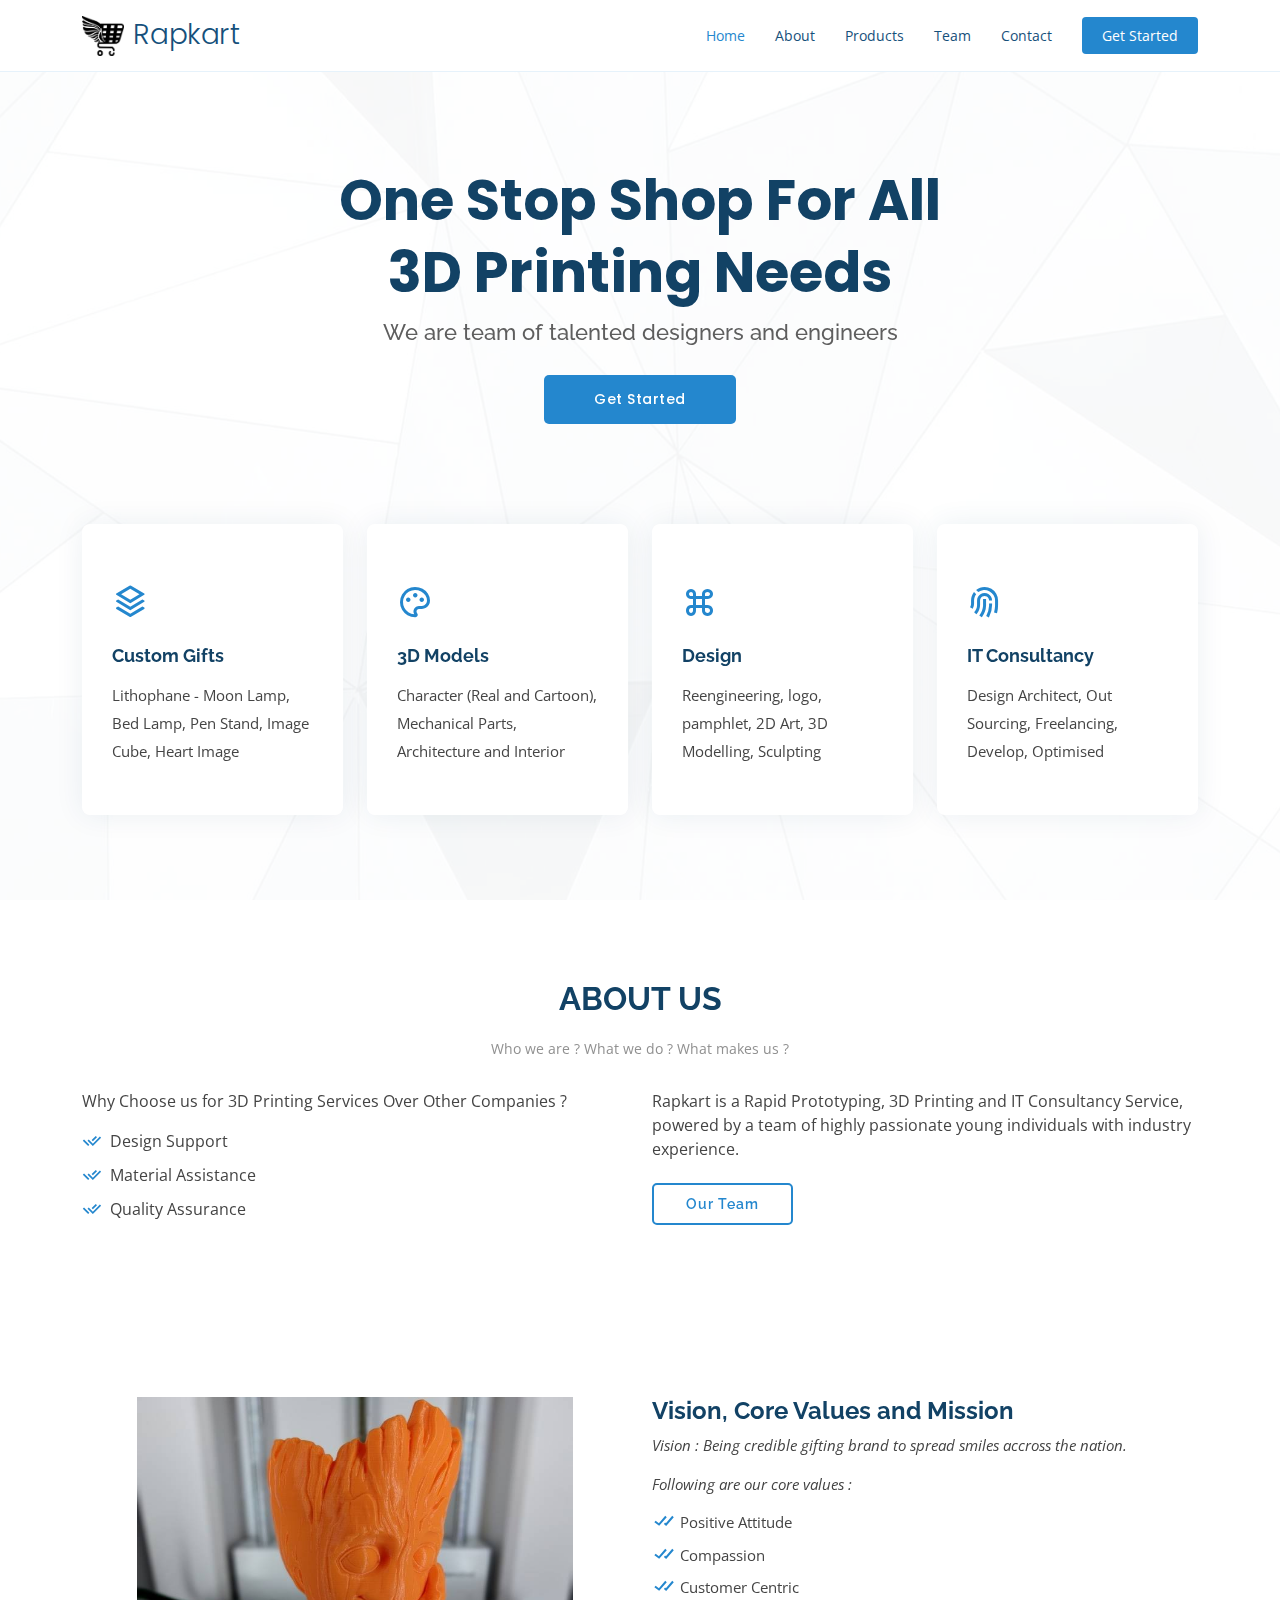
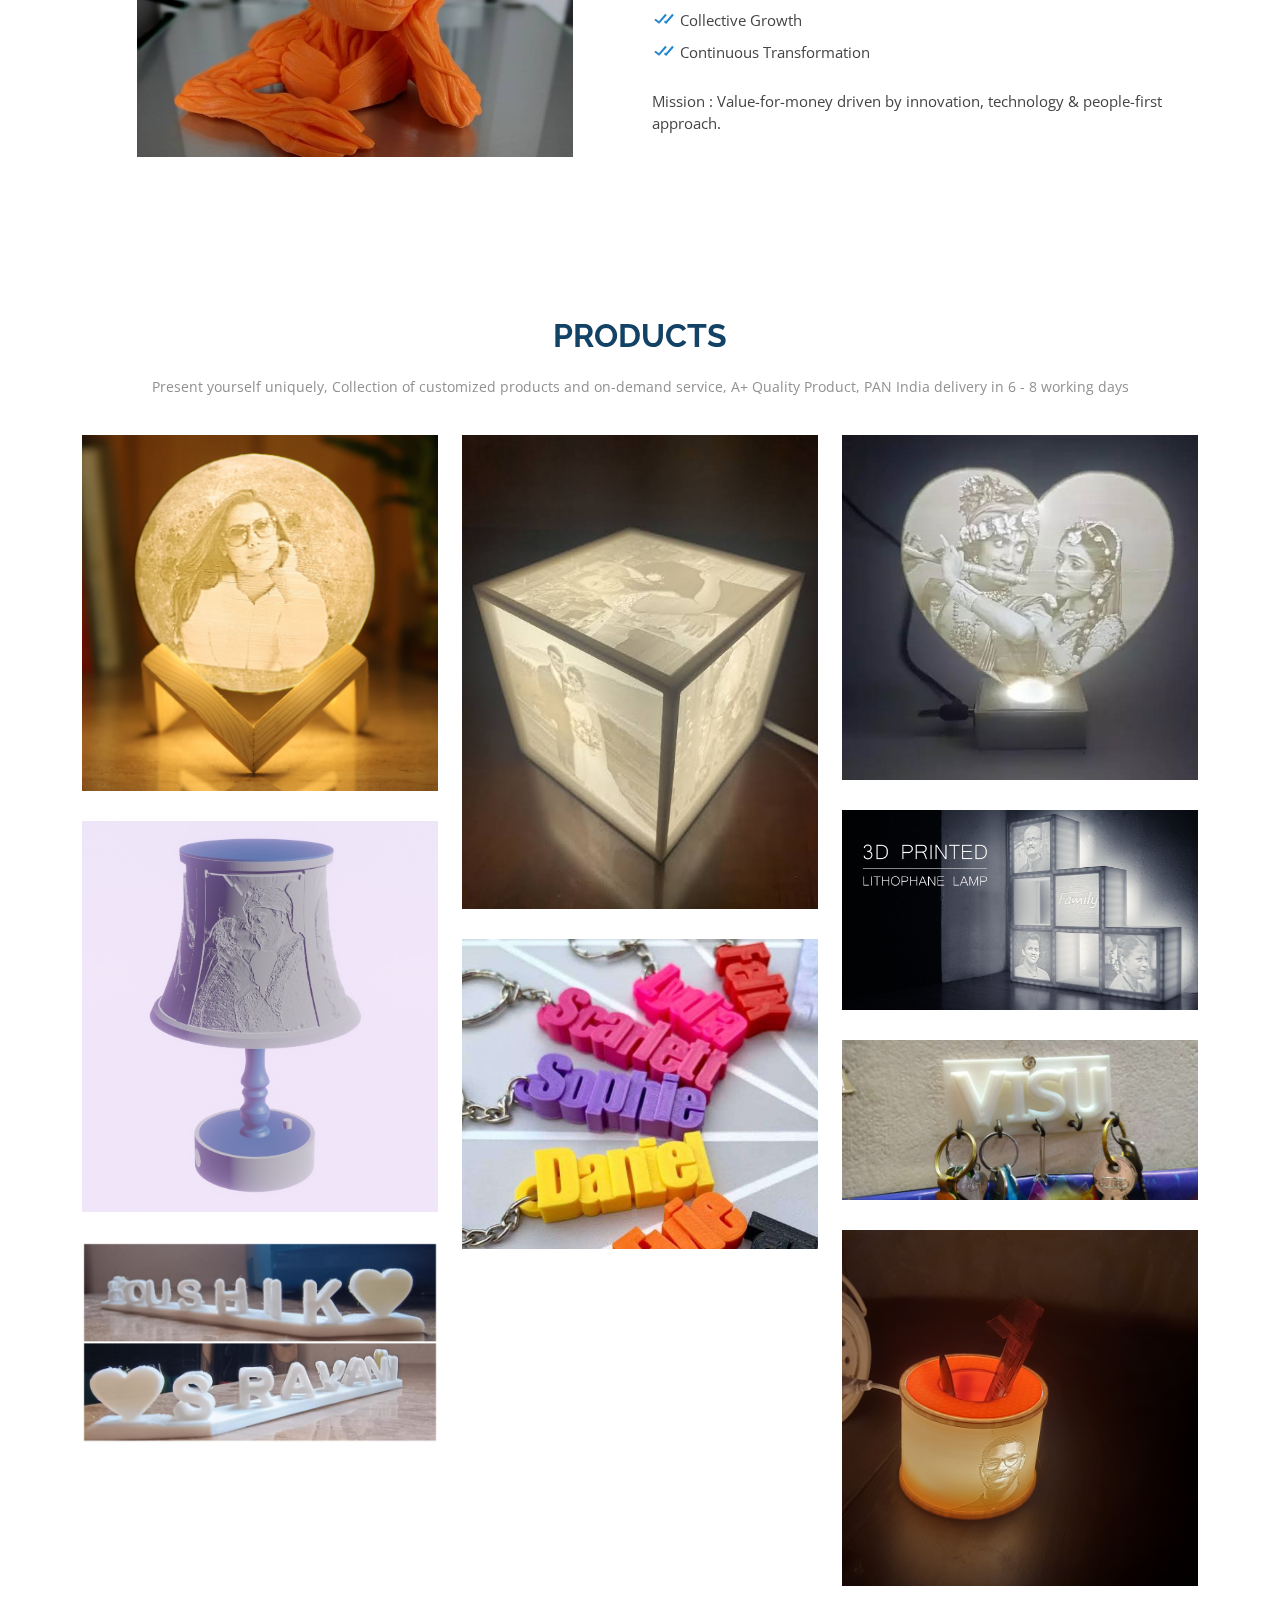
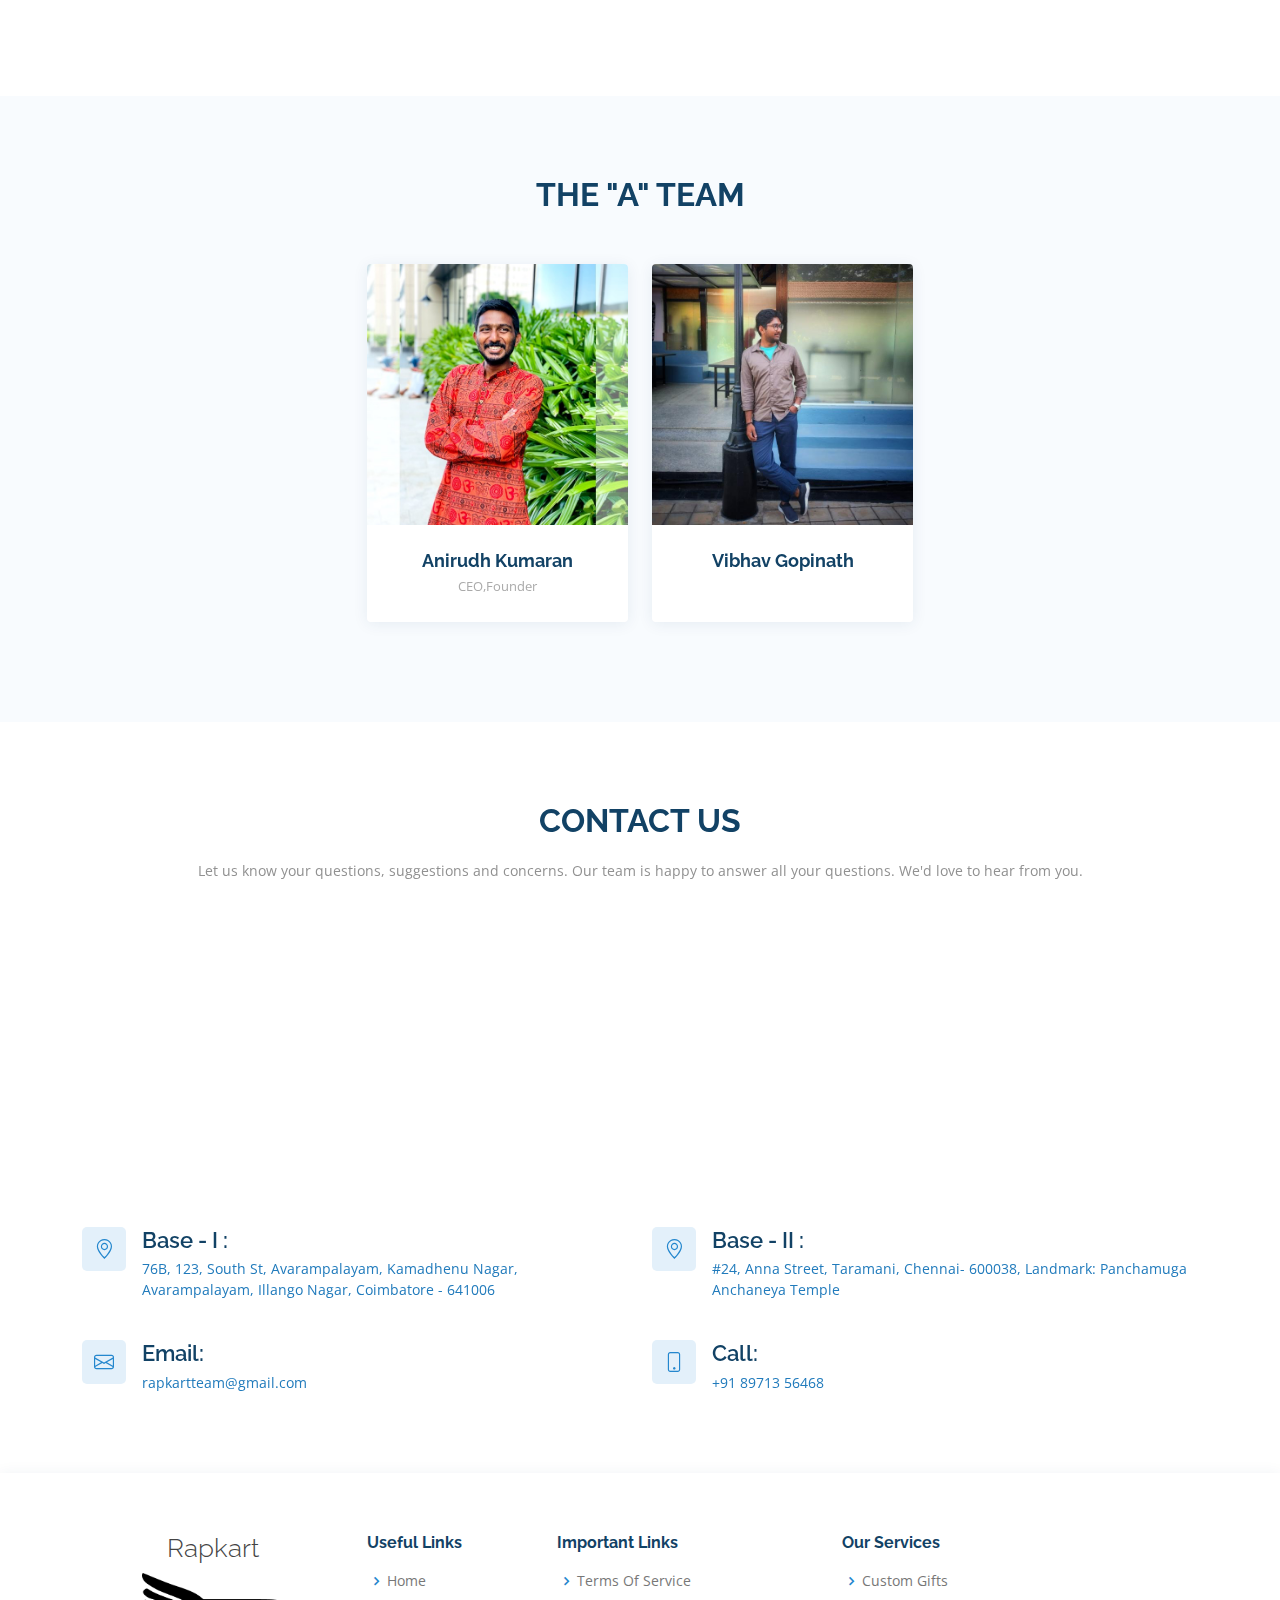
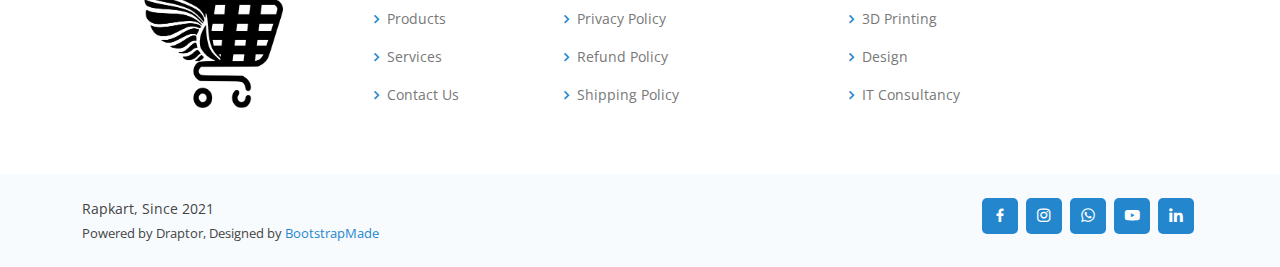
<file: index.html>
<!DOCTYPE html>
<html lang="en"><head>
  <meta charset="utf-8">
  <meta content="width=device-width, initial-scale=1.0" name="viewport">

  <title>Rapkart | 3D Printing</title>

  <meta name="title" content="Rapkart — 3D Printing, 3D Modelling and Custom Gifts">
  <meta name="description" content="Rapkart provides rapid prototyping, custom gifts, 3D modelling services. Best Quality, Best Price, On-time PAN India delivery, variety of collections.">
  <meta name="keywords" content="3D Printing,3D Modelling,Custom Gifts,Lithophane Gifts, Bangalore, India, Pondicherry, Chennai, Coimbatore, Bombay">
  <meta name="robots" content="index, follow">
  <meta http-equiv="Content-Type" content="text/html; charset=utf-8">
  <meta name="language" content="English">
  <meta name="author" content="Anirudh Kumaran">
  <meta name="google-site-verification" content="xHrXCQTckmf-zlzf5mojKp1I8FIYHNroi8l1sF7oB20" />

  <meta http-equiv="Pragma" CONTENT="no-cache">
  <meta http-equiv="expires" CONTENT="-1">

  <!-- Open Graph / Facebook -->
  <meta property="og:type" content="website" />
  <meta property="og:url" content="https://rapkart.in/" />
  <meta property="og:title" content="Rapkart — 3D Printing Services and Custom Gifts" />
  <meta property="og:description" content="Rapkart provides rapid prototyping, custom gifts, 3D modelling services. Best Quality, Best Price, On-time PAN India delivery, variety of collections." />
  <meta property="og:image" content="https://rapkart.in/assets/img/logo_transparent.png" />

  <!-- Twitter -->
  <meta property="twitter:card" content="summary_large_image" />
  <meta property="twitter:url" content="https://rapkart.in/" />
  <meta property="twitter:title" content="Rapkart — 3D Printing Services and Custom Gifts" />
  <meta property="twitter:description" content="Rapkart provides rapid prototyping, custom gifts, 3D modelling services. Best Quality, Best Price, On-time PAN India delivery, variety of collections." />
  <meta property="twitter:image" content="https://rapkart.in/assets/img/logo_transparent.png" />

  <!-- Favicons -->
  <link href="assets/img/favicon.ico" rel="icon">
  <link href="assets/img/favicon.png" rel="icon">
  <link href="assets/img/apple-touch-icon.png" rel="apple-touch-icon">

  <link sizes="180x180" href="assets/img/apple-touch-icon-180x180.png" rel="apple-touch-icon">
  <link sizes="152x152" href="assets/img/apple-touch-icon-152x152.png" rel="apple-touch-icon">
  <link sizes="120x120" href="assets/img/apple-touch-icon-120x120.png" rel="apple-touch-icon">
  <link sizes="76x76" href="assets/img/apple-touch-icon-76x76.png" rel="apple-touch-icon">

  <!-- Google Fonts -->
  <link href="https://fonts.googleapis.com/css?family=Open+Sans:300,300i,400,400i,600,600i,700,700i|Raleway:300,300i,400,400i,500,500i,600,600i,700,700i|Poppins:300,300i,400,400i,500,500i,600,600i,700,700i" rel="stylesheet">

  <!-- Vendor CSS Files -->
  <link href="assets/vendor/aos/aos.css" rel="stylesheet">
  <link href="assets/vendor/bootstrap/css/bootstrap.min.css" rel="stylesheet">
  <link href="assets/vendor/bootstrap-icons/bootstrap-icons.css" rel="stylesheet">
  <link href="assets/vendor/boxicons/css/boxicons.min.css" rel="stylesheet">
  <link href="assets/vendor/glightbox/css/glightbox.min.css" rel="stylesheet">
  <link href="assets/vendor/remixicon/remixicon.css" rel="stylesheet">
  <link href="assets/vendor/swiper/swiper-bundle.min.css" rel="stylesheet">

  <!-- Template Main CSS File -->
  <link href="assets/css/style.css" rel="stylesheet">

</head>

<body data-aos-easing="ease-in-out" data-aos-duration="1000" data-aos-delay="0">

  <!-- ======= Header ======= -->
  <header id="header" class="fixed-top header-scrolled">
    <div class="container d-flex align-items-center justify-content-between">

      
      <h1 class="logo">
        <a href="index.html" class="logo"><img src="assets/img/logo_transparent.png" alt="" class="img-fluid"></a>
        <a href="index.html">Rapkart</a>
      </h1>
      <!-- Uncomment below if you prefer to use an image logo -->
      

      <nav id="navbar" class="navbar">
        <ul>
          <li><a class="nav-link scrollto active" href="./index.html#hero">Home</a></li>
          <li><a class="nav-link scrollto" href="./index.html#about">About</a></li>
          <!-- <li><a class="nav-link scrollto" href="#services">Services</a></li> -->
          <li><a class="nav-link scrollto o" href="./index.html#portfolio">Products</a></li>
          <li><a class="nav-link scrollto" href="./index.html#team">Team</a></li>
          <li><a class="nav-link scrollto" href="./index.html#contact">Contact</a></li>
          <li><a class="getstarted scrollto" href="./index.html#about">Get Started</a></li>
        </ul>
        <i class="bi bi-list mobile-nav-toggle"></i>
      </nav><!-- .navbar -->

    </div>
  </header><!-- End Header -->

  <!-- ======= Hero Section ======= -->
  <section id="hero" class="d-flex align-items-center">
    <div class="container position-relative aos-init aos-animate" data-aos="fade-up" data-aos-delay="100">
      <div class="row justify-content-center">
        <div class="col-xl-7 col-lg-9 text-center">
          <h1>One Stop Shop For All 3D Printing Needs</h1>
          <h2>We are team of talented designers and engineers</h2>
        </div>
      </div>
      <div class="text-center">
        <a href="#about" class="btn-get-started scrollto">Get Started</a>
      </div>

      <div class="row icon-boxes">
        <div class="col-md-6 col-lg-3 d-flex align-items-stretch mb-5 mb-lg-0 aos-init aos-animate" data-aos="zoom-in" data-aos-delay="200">
          <div class="icon-box">
            <div class="icon"><i class="ri-stack-line"></i></div>
            <h4 class="title"><a href="javascript:void(0);">Custom Gifts</a></h4>
            <p class="description">Lithophane - Moon Lamp, Bed Lamp, Pen Stand, Image Cube, Heart Image</p>
          </div>
        </div>

        <div class="col-md-6 col-lg-3 d-flex align-items-stretch mb-5 mb-lg-0 aos-init aos-animate" data-aos="zoom-in" data-aos-delay="300">
          <div class="icon-box">
            <div class="icon"><i class="ri-palette-line"></i></div>
            <h4 class="title"><a href="javascript:void(0);">3D Models</a></h4>
            <p class="description">Character (Real and Cartoon), Mechanical Parts, Architecture and Interior</p>
          </div>
        </div>

        <div class="col-md-6 col-lg-3 d-flex align-items-stretch mb-5 mb-lg-0 aos-init aos-animate" data-aos="zoom-in" data-aos-delay="400">
          <div class="icon-box">
            <div class="icon"><i class="ri-command-line"></i></div>
            <h4 class="title"><a href="javascript:void(0);">Design</a></h4>
            <p class="description">Reengineering, logo, pamphlet, 2D Art, 3D Modelling, Sculpting</p>
          </div>
        </div>

        <div class="col-md-6 col-lg-3 d-flex align-items-stretch mb-5 mb-lg-0 aos-init aos-animate" data-aos="zoom-in" data-aos-delay="500">
          <div class="icon-box">
            <div class="icon"><i class="ri-fingerprint-line"></i></div>
            <h4 class="title"><a href="javascript:void(0);">IT Consultancy</a></h4>
            <p class="description">Design Architect, Out Sourcing, Freelancing, Develop, Optimised</p>
          </div>
        </div>

      </div>
    </div>
  </section><!-- End Hero -->

  <main id="main">

    <!-- ======= About Section ======= -->
    <section id="about" class="about">
      <div class="container aos-init aos-animate" data-aos="fade-up">

        <div class="section-title">
          <h2>About Us</h2>
          <p>Who we are ? What we do ? What makes us ?</p>
        </div>

        <div class="row content">
          <div class="col-lg-6">
            <p>
              Why Choose us for 3D Printing Services Over Other Companies ?
            </p>
            <ul>
              <li><i class="ri-check-double-line"></i> Design Support</li>
              <li><i class="ri-check-double-line"></i> Material Assistance</li>
              <li><i class="ri-check-double-line"></i> Quality Assurance</li>
            </ul>
          </div>
          <div class="col-lg-6 pt-4 pt-lg-0">
            <p>
              Rapkart is a Rapid Prototyping, 3D Printing and IT Consultancy Service, powered by a team of highly 
              passionate young individuals with industry experience.
            </p>
            <a href="javascript:void(0);" class="btn-learn-more">Our Team</a>
          </div>
        </div>

      </div>
    </section><!-- End About Section -->

    <!-- ======= Counts Section ======= -->
    <!-- End Counts Section -->

    <!-- ======= About Video Section ======= -->
    <section id="about-video" class="about-video">
      <div class="container aos-init aos-animate" data-aos="fade-up">

        <div class="row">

          <div class="col-lg-6 video-box d-flex justify-content-center align-self-baseline aos-init aos-animate" data-aos="fade-right" data-aos-delay="100">
            <img src="assets/img/baby_grut.jpg" style="max-height: 360px;width: 80%;" class="img-fluid" alt="">
            <!-- <a href="https://www.youtube.com/watch?v=jDDaplaOz7Q" class="glightbox play-btn mb-4" data-vbtype="video" data-autoplay="true"></a> -->
          </div>

          <div class="col-lg-6 pt-3 pt-lg-0 content aos-init aos-animate" data-aos="fade-left" data-aos-delay="100">
            <h3>Vision, Core Values and Mission</h3>
            <p class="fst-italic">
              Vision : Being credible gifting brand to spread smiles accross the nation.
            </p>
            <p class="fst-italic">
              Following are our core values : 
            </p>
            <ul>
              <li><i class="bx bx-check-double"></i> Positive Attitude </li>
              <li><i class="bx bx-check-double"></i> Compassion </li>
              <li><i class="bx bx-check-double"></i> Customer Centric </li>
              <li><i class="bx bx-check-double"></i> Collective Growth </li>
              <li><i class="bx bx-check-double"></i> Continuous Transformation </li>
            </ul>
            <p>
              Mission : Value-for-money driven by innovation, technology & people-first approach.
            </p>
          </div>

        </div>

      </div>
    </section><!-- End About Video Section -->

    <!-- ======= Clients Section ======= -->
    <!-- End Clients Section -->

    <!-- ======= Testimonials Section ======= -->
    <!-- End Testimonials Section -->

    

    <!-- ======= Cta Section ======= -->
    <!-- End Cta Section -->

    <!-- ======= Portfolio Section ======= -->
    <section id="portfolio" class="portfolio">
      <div class="container aos-init aos-animate" data-aos="fade-up">

        <div class="section-title">
          <h2>Products</h2>
          <p>Present yourself uniquely, Collection of customized products and on-demand service, A+ Quality Product, PAN India delivery in 6 - 8 working days</p>
        </div>

        <!-- <div class="row aos-init aos-animate" data-aos="fade-up" data-aos-delay="150">
          <div class="col-lg-12 d-flex justify-content-center">
            <ul id="portfolio-flters">
              <li data-filter="*" class="filter-active">All</li>
              <li data-filter=".filter-app">App</li>
              <li data-filter=".filter-card">Card</li>
              <li data-filter=".filter-web">Web</li>
            </ul>
          </div>
        </div> -->

        <div class="mt-2 row portfolio-container aos-init aos-animate" data-aos="fade-up" data-aos-delay="300" style="position: relative; height: 1097.33px;">

          <div class="col-lg-4 col-md-6 portfolio-item filter-web" style="position: absolute; left: 380px; top: 0px;">
            <div class="portfolio-wrap">
              <img src="assets/img/portfolio/litho_moon_lamp.jpg" class="img-fluid" alt="">
              <div class="portfolio-info">
                <h4>Moon Lamp</h4>
                <p>&#8377; 666</p>
                <!-- <div class="portfolio-links">
                  <a href="assets/img/portfolio/portfolio-2.jpg" data-gallery="portfolioGallery" class="portfolio-lightbox" title="Web 3"><i class="bx bx-plus"></i></a>
                  <a href="portfolio-details.html" title="More Details"><i class="bx bx-link"></i></a>
                </div> -->
              </div>
            </div>
          </div>

          <div class="col-lg-4 col-md-6 portfolio-item filter-app" style="position: absolute; left: 0px; top: 0px;">
            <div class="portfolio-wrap">
              <img src="assets/img/portfolio/litho_cube.jpeg" class="img-fluid" alt="">
              <div class="portfolio-info">
                <h4>Cube</h4>
                <p>&#8377; 777</p>
                <!-- <div class="portfolio-links">
                  <a href="assets/img/portfolio/portfolio-1.jpg" data-gallery="portfolioGallery" class="portfolio-lightbox" title="App 1"><i class="bx bx-plus"></i></a>
                  <a href="portfolio-details.html" title="More Details"><i class="bx bx-link"></i></a>
                </div> -->
              </div>
            </div>
          </div>

          <div class="col-lg-4 col-md-6 portfolio-item filter-app" style="position: absolute; left: 760px; top: 0px;">
            <div class="portfolio-wrap">
              <img src="assets/img/portfolio/litho_3dheart.jpeg" class="img-fluid" alt="">
              <div class="portfolio-info">
                <h4>3D Heart</h4>
                <p>&#8377; 999</p>
                <!-- <div class="portfolio-links">
                  <a href="assets/img/portfolio/portfolio-3.jpg" data-gallery="portfolioGallery" class="portfolio-lightbox" title="App 2"><i class="bx bx-plus"></i></a>
                  <a href="portfolio-details.html" title="More Details"><i class="bx bx-link"></i></a>
                </div> -->
              </div>
            </div>
          </div>

          <div class="col-lg-4 col-md-6 portfolio-item filter-card" style="position: absolute; left: 760px; top: 230.25px;">
            <div class="portfolio-wrap">
              <img src="assets/img/portfolio/litho_tri_box.jpg" class="img-fluid" alt="">
              <div class="portfolio-info">
                <h4>Tri Box</h4>
                <p>&#8377; 888</p>
                <!-- <div class="portfolio-links">
                  <a href="assets/img/portfolio/portfolio-4.jpg" data-gallery="portfolioGallery" class="portfolio-lightbox" title="Card 2"><i class="bx bx-plus"></i></a>
                  <a href="portfolio-details.html" title="More Details"><i class="bx bx-link"></i></a>
                </div> -->
              </div>
            </div>
          </div>

          <div class="col-lg-4 col-md-6 portfolio-item filter-web" style="position: absolute; left: 380px; top: 268.688px;">
            <div class="portfolio-wrap">
              <img src="assets/img/portfolio/litho_bed_lamp.jpg" class="img-fluid" alt="">
              <div class="portfolio-info">
                <h4>Bed Lamp</h4>
                <p>&#8377; 888</p>
                <!-- <div class="portfolio-links">
                  <a href="assets/img/portfolio/portfolio-5.jpg" data-gallery="portfolioGallery" class="portfolio-lightbox" title="Web 2"><i class="bx bx-plus"></i></a>
                  <a href="portfolio-details.html" title="More Details"><i class="bx bx-link"></i></a>
                </div> -->
              </div>
            </div>
          </div>

          <div class="col-lg-4 col-md-6 portfolio-item filter-web" style="position: absolute; left: 380px; top: 268.688px;">
            <div class="portfolio-wrap">
              <img src="assets/img/portfolio/litho_key_chain.jpg" class="img-fluid" alt="">
              <div class="portfolio-info">
                <h4>Key Chain</h4>
                <p>&#8377; 499</p>
                <!-- <div class="portfolio-links">
                  <a href="assets/img/portfolio/portfolio-5.jpg" data-gallery="portfolioGallery" class="portfolio-lightbox" title="Web 2"><i class="bx bx-plus"></i></a>
                  <a href="portfolio-details.html" title="More Details"><i class="bx bx-link"></i></a>
                </div> -->
              </div>
            </div>
          </div>

          <div class="col-lg-4 col-md-6 portfolio-item filter-web" style="position: absolute; left: 380px; top: 268.688px;">
            <div class="portfolio-wrap">
              <img src="assets/img/portfolio/litho_key_holder.jpg" class="img-fluid" alt="">
              <div class="portfolio-info">
                <h4>Key Holders</h4>
                <p>&#8377; 499</p>
                <!-- <div class="portfolio-links">
                  <a href="assets/img/portfolio/portfolio-5.jpg" data-gallery="portfolioGallery" class="portfolio-lightbox" title="Web 2"><i class="bx bx-plus"></i></a>
                  <a href="portfolio-details.html" title="More Details"><i class="bx bx-link"></i></a>
                </div> -->
              </div>
            </div>
          </div>

          <div class="col-lg-4 col-md-6 portfolio-item filter-web" style="position: absolute; left: 380px; top: 268.688px;">
            <div class="portfolio-wrap">
              <img src="assets/img/portfolio/litho_pen_stand.jpg" class="img-fluid" alt="">
              <div class="portfolio-info">
                <h4>Pen Stand</h4>
                <p>&#8377; 777</p>
                <!-- <div class="portfolio-links">
                  <a href="assets/img/portfolio/portfolio-5.jpg" data-gallery="portfolioGallery" class="portfolio-lightbox" title="Web 2"><i class="bx bx-plus"></i></a>
                  <a href="portfolio-details.html" title="More Details"><i class="bx bx-link"></i></a>
                </div> -->
              </div>
            </div>
          </div>

          <div class="col-lg-4 col-md-6 portfolio-item filter-web" style="position: absolute; left: 380px; top: 268.688px;">
            <div class="portfolio-wrap">
              <img src="assets/img/portfolio/dual_letter.jpeg" class="img-fluid" alt="">
              <div class="portfolio-info">
                <h4>3D Flip Name</h4>
                <p>&#8377; 450</p>
                <!-- <div class="portfolio-links">
                  <a href="assets/img/portfolio/portfolio-5.jpg" data-gallery="portfolioGallery" class="portfolio-lightbox" title="Web 2"><i class="bx bx-plus"></i></a>
                  <a href="portfolio-details.html" title="More Details"><i class="bx bx-link"></i></a>
                </div> -->
              </div>
            </div>
          </div>

        </div>

      </div>
    </section><!-- End Portfolio Section -->

    <!-- ======= Team Section ======= -->
    <section id="team" class="team section-bg">
      <div class="container aos-init aos-animate" data-aos="fade-up">

        <div class="section-title">
          <h2>The "A" Team</h2>
          <!-- <p>Magnam dolores commodi suscipit. Necessitatibus eius consequatur ex aliquid fuga eum quidem. Sit sint consectetur velit. Quisquam quos quisquam cupiditate. Et nemo qui impedit suscipit alias ea. Quia fugiat sit in iste officiis commodi quidem hic quas.</p> -->
        </div>

        <div class="row d-flex justify-content-center">

          <div class="col-lg-3 col-md-6 d-flex align-items-stretch aos-init aos-animate" data-aos="fade-up" data-aos-delay="100">
            <div class="member">
              <div class="member-img">
                <img src="assets/img/team/anirudh_blur.jpg" class="img-fluid" alt="">
                <!-- <div class="social">
                  <a href=""><i class="bi bi-twitter"></i></a>
                  <a href=""><i class="bi bi-facebook"></i></a>
                  <a href=""><i class="bi bi-instagram"></i></a>
                  <a href=""><i class="bi bi-linkedin"></i></a>
                </div> -->
              </div>
              <div class="member-info">
                <h4>Anirudh Kumaran</h4>
                <span>CEO,Founder</span>
              </div>
            </div>
          </div>

          <div class="col-lg-3 col-md-6 d-flex align-items-stretch aos-init aos-animate" data-aos="fade-up" data-aos-delay="200">
             <div class="member">
              <div class="member-img">
                <img src="assets/img/team/vibhav-marketing.jpeg" class="img-fluid" alt="">
                <!-- <div class="social">
                  <a href=""><i class="bi bi-twitter"></i></a>
                  <a href=""><i class="bi bi-facebook"></i></a>
                  <a href=""><i class="bi bi-instagram"></i></a>
                  <a href=""><i class="bi bi-linkedin"></i></a>
                </div> -->
              </div>
              <div class="member-info">
                <h4>Vibhav Gopinath</h4>
                <!-- <span>Marketing Maestro</span> -->
              </div>
            </div>
          </div>

          <!-- <div class="col-lg-3 col-md-6 d-flex align-items-stretch aos-init aos-animate" data-aos="fade-up" data-aos-delay="100">
            <div class="member">
              <div class="member-img">
                <img src="assets/img/team/schandan_advisor.jpg" class="img-fluid" alt="">
                <div class="social">
                  <a href=""><i class="bi bi-twitter"></i></a>
                  <a href=""><i class="bi bi-facebook"></i></a>
                  <a href=""><i class="bi bi-instagram"></i></a>
                  <a href=""><i class="bi bi-linkedin"></i></a>
                </div> 
              </div>
              <div class="member-info">
                <h4>Schandan Saravanan</h4>
                <span>Strategic Advisor</span>
              </div>
            </div>
          </div>

          <div class="col-lg-3 col-md-6 d-flex align-items-stretch aos-init aos-animate" data-aos="fade-up" data-aos-delay="200">
            <div class="member">
              <div class="member-img">
                <img src="assets/img/team/avinash_salesforce.jpeg" class="img-fluid" alt="">
                 <div class="social">
                  <a href=""><i class="bi bi-twitter"></i></a>
                  <a href=""><i class="bi bi-facebook"></i></a>
                  <a href=""><i class="bi bi-instagram"></i></a>
                  <a href=""><i class="bi bi-linkedin"></i></a>
                </div> 
              </div>
              <div class="member-info">
                <h4>Avinash Vijaykumar</h4>
                <span>Salesforce General</span>
              </div>
            </div>
          </div> -->

        </div>

      </div>
    </section><!-- End Team Section -->

    <!-- ======= Pricing Section ======= -->
    <!-- End Pricing Section -->

    <!-- ======= Frequently Asked Questions Section ======= -->
    <!-- End Frequently Asked Questions Section -->

    <!-- ======= Contact Section ======= -->
    <section id="contact" class="contact">
      <div class="container aos-init aos-animate" data-aos="fade-up">

        <div class="section-title">
          <h2>Contact US</h2>
          <p>Let us know your questions, suggestions and concerns. Our team is happy to answer all your questions. We'd love to hear from you.</p>
        </div>

        <div class="row">

          <div class="mt-3">
            <iframe src="https://www.google.com/maps/embed?pb=!1m14!1m8!1m3!1d15664.501477390133!2d76.9865939!3d11.0292195!3m2!1i1024!2i768!4f13.1!3m3!1m2!1s0x3ba859afbbebfa6b%3A0x92d7794bc78f1412!2sRapkart%203D%20Printing!5e0!3m2!1sen!2sin!4v1730102085826!5m2!1sen!2sin" style="border:0; width: 100%; height: 270px;" allowfullscreen="" loading="lazy" referrerpolicy="no-referrer-when-downgrade"></iframe>
          </div>

          <div class="col-sm">

            <div class="info mt-4">


              <div class="address">
                <i class="bi bi-geo-alt"></i>
                <h4>Base - I :</h4>
                <p>
                  76B, 123, South St, Avarampalayam, Kamadhenu Nagar, Avarampalayam, Illango Nagar, Coimbatore - 641006
                </p>
              </div>

              <div class="email">
                <i class="bi bi-envelope"></i>
                <h4>Email:</h4>
                <p>rapkartteam@gmail.com</p>
              </div>

              

            </div>

          </div>

          <div class="col-sm">

            <div class="info mt-4">


              <div class="address">
                <i class="bi bi-geo-alt"></i>
                <h4>Base - II :</h4>
                <p>
                  #24, Anna Street, Taramani, Chennai- 600038, Landmark: Panchamuga Anchaneya Temple
                </p>
              </div>

              <div class="phone">
                <i class="bi bi-phone"></i>
                <h4>Call:</h4>
                <p>+91 89713 56468</p>
              </div>

            </div>

            

          </div>

        </div>        

      </div>
    </section><!-- End Contact Section -->

  </main><!-- End #main -->

  <!-- ======= Footer ======= -->
  <footer id="footer">

    <div class="footer-top">
      <div class="container">
        <div class="row">

          <div class="col-lg-3 col-md-6 footer-contact d-flex flex-column align-items-center">
            <h3 class="text-center">Rapkart</h3>
            <img src="assets/img/logo_transparent.png" class="img-fluid footer-logo" alt="Responsive image" />
          </div>

          <div class="col-lg-2 col-md-6 footer-links">
            <h4>Useful Links</h4>
            <ul>
              <li><i class="bx bx-chevron-right"></i> <a href="./index.html">Home</a></li>
              <li><i class="bx bx-chevron-right"></i> <a href="./index.html#about-video">Products</a></li>
              <li><i class="bx bx-chevron-right"></i> <a href="./index.html#portfolio">Services</a></li>
              <li><i class="bx bx-chevron-right"></i> <a href="./index.html#contact">Contact Us</a></li>
            </ul>
          </div>

          <div class="col-lg-3 col-md-6 footer-links">
            <h4>Important Links</h4>
            <ul>
              <li><i class="bx bx-chevron-right"></i> <a target="_blank" href="./terms-service.html">Terms Of Service</a></li>
              <li><i class="bx bx-chevron-right"></i> <a target="_blank" href="./privacy-policy.html">Privacy Policy</a></li>
              <li><i class="bx bx-chevron-right"></i> <a target="_blank" href="./refund-policy.html">Refund Policy</a></li>
              <li><i class="bx bx-chevron-right"></i> <a target="_blank" href="./shipping-policy.html">Shipping Policy</a></li>
            </ul>
          </div>

          <div class="col-lg-3 col-md-6 footer-links">
            <h4>Our Services</h4>
            <ul>
              <li><i class="bx bx-chevron-right"></i> <a href="javascript:void(0);">Custom Gifts</a></li>
              <li><i class="bx bx-chevron-right"></i> <a href="javascript:void(0);">3D Printing</a></li>
              <li><i class="bx bx-chevron-right"></i> <a href="javascript:void(0);">Design</a></li>
              <li><i class="bx bx-chevron-right"></i> <a href="javascript:void(0);">IT Consultancy</a></li>
            </ul>
          </div>

        </div>
      </div>
    </div>

    <div class="container d-md-flex py-4">

      <div class="me-md-auto text-center text-md-start">
        <div class="copyright">
          <!-- © Copyright <strong><span>Rapkart</span></strong>. All Rights Reserved -->
          Rapkart, Since 2021
        </div>
        <div class="credits">
          <!-- All the links in the footer should remain intact. -->
          <!-- You can delete the links only if you purchased the pro version. -->
          <!-- Licensing information: https://bootstrapmade.com/license/ -->
          <!-- Purchase the pro version with working PHP/AJAX contact form: https://bootstrapmade.com/onepage-multipurpose-bootstrap-template/ -->
          Powered by Draptor, Designed by <a href="https://bootstrapmade.com/">BootstrapMade</a>
        </div>
      </div>
      <div class="social-links text-center text-md-right pt-3 pt-md-0">
        <!-- <a href="#" class="twitter"><i class="bx bxl-twitter"></i></a> -->
        <a target="_blank" href="https://www.facebook.com/rapkart.in" class="facebook"><i class="bx bxl-facebook"></i></a>
        <a target="_blank" href="https://www.instagram.com/rapkart_3dprinting/" class="instagram"><i class="bx bxl-instagram"></i></a>
        <a target="_blank" href="https://wa.me/918971356468?text=WELCOME10" class="whatsapp"><i class="bx bxl-whatsapp"></i></a>
        <a target="_blank" href="https://www.youtube.com/@rapkart3dprinting" class="youtube"><i class="bx bxl-youtube" ></i></a>
        <a target="_blank" href="https://www.linkedin.com/in/rapkart-3dprinting/" class="linkedin"><i class="bx bxl-linkedin"></i></a>
        <!-- <a href="#" class="google-plus"><i class="bx bxl-skype"></i></a> -->
      </div>
    </div>
  </footer><!-- End Footer -->

  
  <a href="#" class="back-to-top d-flex align-items-center justify-content-center active"><i class="bi bi-arrow-up-short"></i></a>

  <!-- Vendor JS Files -->
  <script src="assets/vendor/purecounter/purecounter_vanilla.js"></script>
  <script src="assets/vendor/aos/aos.js"></script>
  <script src="assets/vendor/bootstrap/js/bootstrap.bundle.min.js"></script>
  <script src="assets/vendor/glightbox/js/glightbox.min.js"></script>
  <script src="assets/vendor/isotope-layout/isotope.pkgd.min.js"></script>
  <script src="assets/vendor/swiper/swiper-bundle.min.js"></script>
  <script src="assets/vendor/php-email-form/validate.js"></script>

  <!-- Template Main JS File -->
  <script src="assets/js/main.js"></script>



</body></html>
</file>
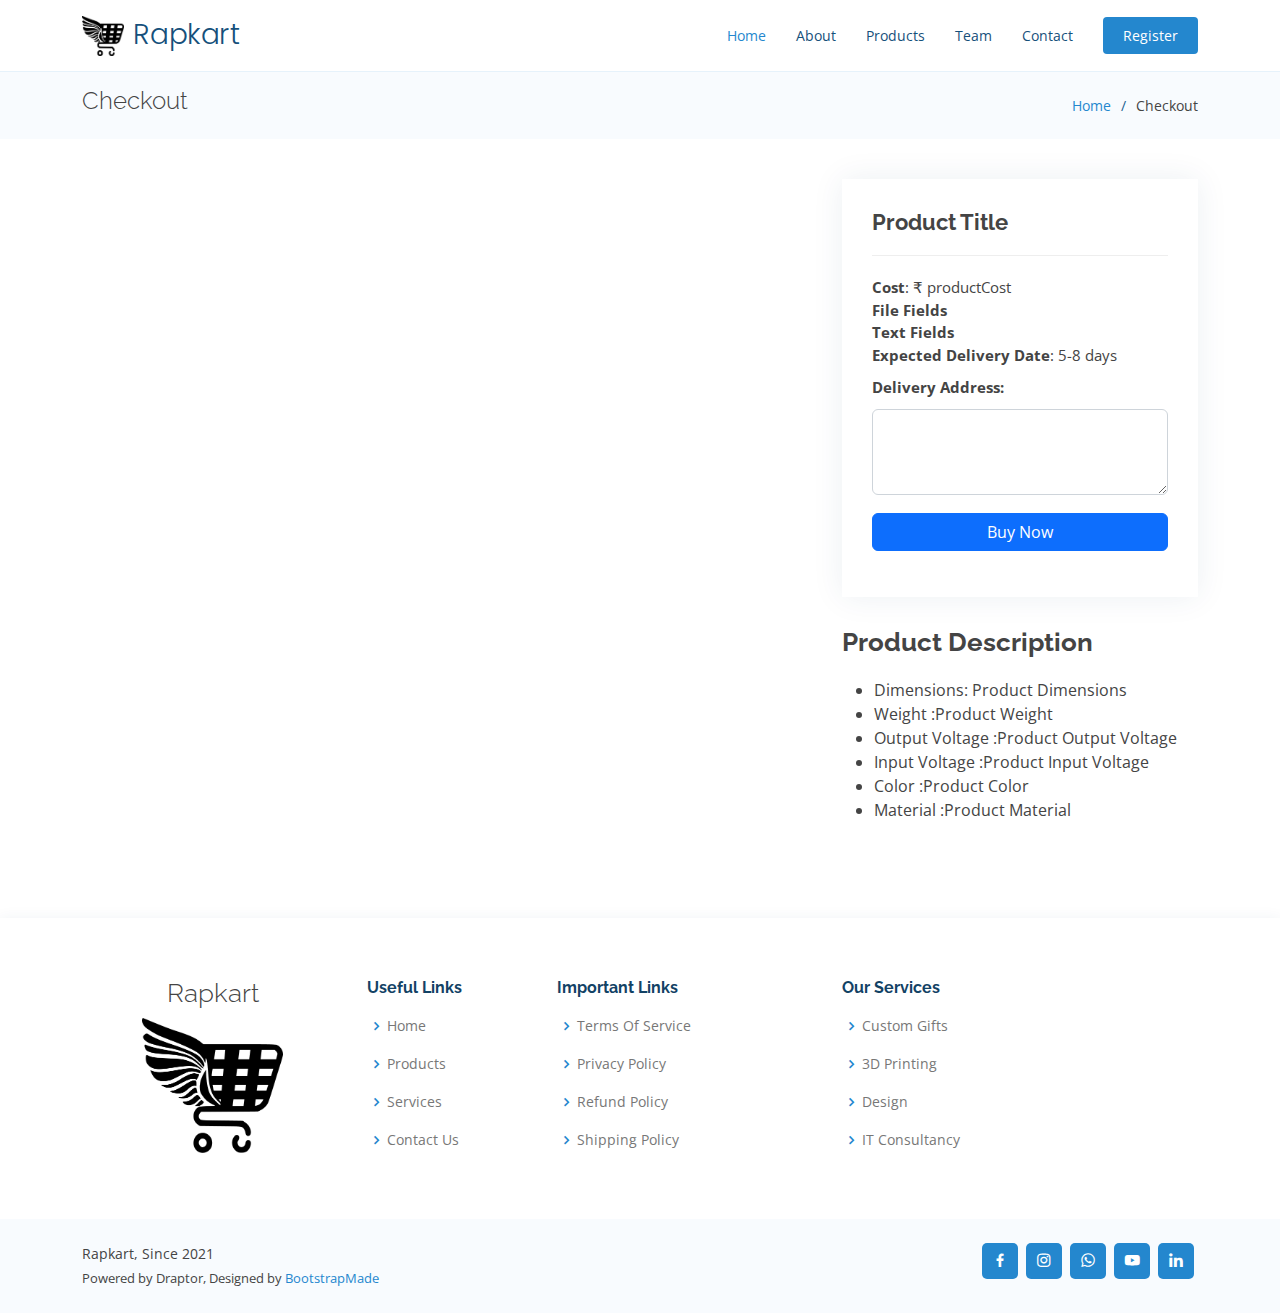
<file: checkout.html>
<!DOCTYPE html>
<html lang="en">

<head>
  <meta charset="utf-8">
  <meta content="width=device-width, initial-scale=1.0" name="viewport">

   <title>Rapkart | 3D Printing</title>

  <meta name="title" content="Rapkart — 3D Printing, 3D Modelling and Custom Gifts">
  <meta name="description" content="Rapkart provides rapid prototyping, custom gifts, 3D modelling services. Best Quality, Best Price, On-time PAN India delivery, variety of collections.">
  <meta name="keywords" content="3D Printing,3D Modelling,Custom Gifts,Lithophane Gifts, Bangalore, India, Pondicherry, Chennai, Coimbatore, Bombay">
  <meta name="robots" content="index, follow">
  <meta http-equiv="Content-Type" content="text/html; charset=utf-8">
  <meta name="language" content="English">
  <meta name="author" content="Anirudh Kumaran">
  <meta name="google-site-verification" content="xHrXCQTckmf-zlzf5mojKp1I8FIYHNroi8l1sF7oB20" />

  <meta http-equiv="Pragma" CONTENT="no-cache">
  <meta http-equiv="expires" CONTENT="-1">

  <!-- Open Graph / Facebook -->
  <meta property="og:type" content="website" />
  <meta property="og:url" content="https://rapkart.in/" />
  <meta property="og:title" content="Rapkart — 3D Printing Services and Custom Gifts" />
  <meta property="og:description" content="Rapkart provides rapid prototyping, custom gifts, 3D modelling services. Best Quality, Best Price, On-time PAN India delivery, variety of collections." />
  <meta property="og:image" content="https://rapkart.in/assets/img/logo_transparent.png" />

  <!-- Twitter -->
  <meta property="twitter:card" content="summary_large_image" />
  <meta property="twitter:url" content="https://rapkart.in/" />
  <meta property="twitter:title" content="Rapkart — 3D Printing Services and Custom Gifts" />
  <meta property="twitter:description" content="Rapkart provides rapid prototyping, custom gifts, 3D modelling services. Best Quality, Best Price, On-time PAN India delivery, variety of collections." />
  <meta property="twitter:image" content="https://rapkart.in/assets/img/logo_transparent.png" />

  <!-- Favicons -->
  <link href="assets/img/favicon.ico" rel="icon">
  <link href="assets/img/favicon.png" rel="icon">
  <link href="assets/img/apple-touch-icon.png" rel="apple-touch-icon">

  <link sizes="180x180" href="assets/img/apple-touch-icon-180x180.png" rel="apple-touch-icon">
  <link sizes="152x152" href="assets/img/apple-touch-icon-152x152.png" rel="apple-touch-icon">
  <link sizes="120x120" href="assets/img/apple-touch-icon-120x120.png" rel="apple-touch-icon">
  <link sizes="76x76" href="assets/img/apple-touch-icon-76x76.png" rel="apple-touch-icon">

  <!-- Google Fonts -->
  <link href="https://fonts.googleapis.com/css?family=Open+Sans:300,300i,400,400i,600,600i,700,700i|Raleway:300,300i,400,400i,500,500i,600,600i,700,700i|Poppins:300,300i,400,400i,500,500i,600,600i,700,700i" rel="stylesheet">

  <!-- Vendor CSS Files -->
  <link href="assets/vendor/aos/aos.css" rel="stylesheet">
  <link href="assets/vendor/bootstrap/css/bootstrap.min.css" rel="stylesheet">
  <link href="assets/vendor/bootstrap-icons/bootstrap-icons.css" rel="stylesheet">
  <link href="assets/vendor/boxicons/css/boxicons.min.css" rel="stylesheet">
  <link href="assets/vendor/glightbox/css/glightbox.min.css" rel="stylesheet">
  <link href="assets/vendor/remixicon/remixicon.css" rel="stylesheet">
  <link href="assets/vendor/swiper/swiper-bundle.min.css" rel="stylesheet">

  <!-- Template Main CSS File -->
  <link href="assets/css/style.css" rel="stylesheet">

</head>

<body data-aos-easing="ease-in-out" data-aos-duration="1000" data-aos-delay="0">

  <!-- ======= Header ======= -->
  <header id="header" class="fixed-top header-scrolled">
    <div class="container d-flex align-items-center justify-content-between">

      
      <h1 class="logo">
        <a href="index.html" class="logo"><img src="assets/img/logo_transparent.png" alt="" class="img-fluid"></a>
        <a href="index.html">Rapkart</a>
      </h1>
      <!-- Uncomment below if you prefer to use an image logo -->
      

      <nav id="navbar" class="navbar">
        <ul>
          <li><a class="nav-link scrollto active" href="./index.html#hero">Home</a></li>
          <li><a class="nav-link scrollto" href="./index.html#about">About</a></li>
          <!-- <li><a class="nav-link scrollto" href="#services">Services</a></li> -->
          <li><a class="nav-link scrollto o" href="./index.html#portfolio">Products</a></li>
          <li><a class="nav-link scrollto" href="./index.html#team">Team</a></li>
          <li><a class="nav-link scrollto" href="./index.html#contact">Contact</a></li>
          <li><a class="getstarted scrollto" href="./workshop-registration.html">Register</a></li>
        </ul>
        <i class="bi bi-list mobile-nav-toggle"></i>
      </nav><!-- .navbar -->

    </div>
  </header><!-- End Header -->

  <main id="main">

    <!-- ======= Breadcrumbs ======= -->
    <section class="breadcrumbs">
      <div class="container">

        <div class="d-flex justify-content-between align-items-center">
          <h2>Checkout</h2>
          <ol>
            <li><a href="index.html">Home</a></li>
            <li>Checkout</li>
          </ol>
        </div>

      </div>
    </section><!-- End Breadcrumbs -->

<!-- ======= Portfolio Details Section ======= -->
    <section id="portfolio-details" class="portfolio-details">
      <div class="container">

        <div class="row gy-4">

          <div class="col-lg-8">
            <div id="productImageContainer"></div>
          </div>

          <div class="col-lg-4">
            <div class="portfolio-info">
              <h3 id="productTitle">Product Title</h3>
              <ul>
                <li><strong>Cost</strong>: &#x20B9; <span id="productCost">productCost</span></li>
                <div id="fileFieldsContainer">
                  <li><strong>File Fields</strong></li>
                </div>
                <div id="textFieldsContainer">
                  <li><strong>Text Fields</strong></li>
                </div>
                <li><strong>Expected Delivery Date</strong>: <span id="expectedDeliveryDate">5-8 days</span></li>
                <li><strong>Delivery Address:</strong></li>
                <li><textarea class="form-control" rows="3"></textarea></li>
                <li><button class="btn btn-primary w-100 mt-2">Buy Now</button></li>
              </ul>
            </div>
            <div class="portfolio-description">
              <h2>Product Description</h2>
              <ul>
                
                  <li>Dimensions: <span id="productDimensions">Product Dimensions</span></li>
                  <li>Weight :<span id="productWeight">Product Weight</span></li>
                  <li>Output Voltage :<span id="productOutputVoltage">Product Output Voltage</span></li>
                  <li>Input Voltage :<span id="productInputVoltage">Product Input Voltage</span></li>
                  <li>Color :<span id="productColor">Product Color</span></li>
                  <li>Material :<span id="productMaterial">Product Material</span></li>
              </ul>
            </div>
          </div>

        </div>

      </div>
    </section><!-- End Portfolio Details Section -->


  </main><!-- End #main -->
  <!-- ======= Footer ======= -->
  <footer id="footer">

    <div class="footer-top">
      <div class="container">
        <div class="row">

          <div class="col-lg-3 col-md-6 footer-contact d-flex flex-column align-items-center">
            <h3 class="text-center">Rapkart</h3>
            <img src="assets/img/logo_transparent.png" class="img-fluid footer-logo" alt="Responsive image" />
          </div>

          <div class="col-lg-2 col-md-6 footer-links">
            <h4>Useful Links</h4>
            <ul>
              <li><i class="bx bx-chevron-right"></i> <a href="./index.html">Home</a></li>
              <li><i class="bx bx-chevron-right"></i> <a href="./index.html#about-video">Products</a></li>
              <li><i class="bx bx-chevron-right"></i> <a href="./index.html#portfolio">Services</a></li>
              <li><i class="bx bx-chevron-right"></i> <a href="./index.html#contact">Contact Us</a></li>
            </ul>
          </div>

          <div class="col-lg-3 col-md-6 footer-links">
            <h4>Important Links</h4>
            <ul>
              <li><i class="bx bx-chevron-right"></i> <a target="_blank" href="./terms-service.html">Terms Of Service</a></li>
              <li><i class="bx bx-chevron-right"></i> <a target="_blank" href="./privacy-policy.html">Privacy Policy</a></li>
              <li><i class="bx bx-chevron-right"></i> <a target="_blank" href="./refund-policy.html">Refund Policy</a></li>
              <li><i class="bx bx-chevron-right"></i> <a target="_blank" href="./shipping-policy.html">Shipping Policy</a></li>
            </ul>
          </div>

          <div class="col-lg-3 col-md-6 footer-links">
            <h4>Our Services</h4>
            <ul>
              <li><i class="bx bx-chevron-right"></i> <a href="javascript:void(0);">Custom Gifts</a></li>
              <li><i class="bx bx-chevron-right"></i> <a href="javascript:void(0);">3D Printing</a></li>
              <li><i class="bx bx-chevron-right"></i> <a href="javascript:void(0);">Design</a></li>
              <li><i class="bx bx-chevron-right"></i> <a href="javascript:void(0);">IT Consultancy</a></li>
            </ul>
          </div>

        </div>
      </div>
    </div>

    <div class="container d-md-flex py-4">

      <div class="me-md-auto text-center text-md-start">
        <div class="copyright">
          <!-- © Copyright <strong><span>Rapkart</span></strong>. All Rights Reserved -->
          Rapkart, Since 2021
        </div>
        <div class="credits">
          <!-- All the links in the footer should remain intact. -->
          <!-- You can delete the links only if you purchased the pro version. -->
          <!-- Licensing information: https://bootstrapmade.com/license/ -->
          <!-- Purchase the pro version with working PHP/AJAX contact form: https://bootstrapmade.com/onepage-multipurpose-bootstrap-template/ -->
          Powered by Draptor, Designed by <a href="https://bootstrapmade.com/">BootstrapMade</a>
        </div>
      </div>
      <div class="social-links text-center text-md-right pt-3 pt-md-0">
        <!-- <a href="#" class="twitter"><i class="bx bxl-twitter"></i></a> -->
        <a target="_blank" href="https://www.facebook.com/rapkart.in" class="facebook"><i class="bx bxl-facebook"></i></a>
        <a target="_blank" href="https://www.instagram.com/rapkart_3dprinting/" class="instagram"><i class="bx bxl-instagram"></i></a>
        <a target="_blank" href="https://wa.me/918971356468?text=WELCOME10" class="whatsapp"><i class="bx bxl-whatsapp"></i></a>
        <a target="_blank" href="https://www.youtube.com/@rapkart3dprinting" class="youtube"><i class="bx bxl-youtube" ></i></a>
        <a target="_blank" href="https://www.linkedin.com/in/rapkart-3dprinting/" class="linkedin"><i class="bx bxl-linkedin"></i></a>
        <!-- <a href="#" class="google-plus"><i class="bx bxl-skype"></i></a> -->
      </div>
    </div>
  </footer><!-- End Footer -->

  
  <a href="#" class="back-to-top d-flex align-items-center justify-content-center active"><i class="bi bi-arrow-up-short"></i></a>

  <!-- Vendor JS Files -->
  <script src="assets/vendor/purecounter/purecounter_vanilla.js"></script>
  <script src="assets/vendor/aos/aos.js"></script>
  <script src="assets/vendor/bootstrap/js/bootstrap.bundle.min.js"></script>
  <script src="assets/vendor/glightbox/js/glightbox.min.js"></script>
  <script src="assets/vendor/isotope-layout/isotope.pkgd.min.js"></script>
  <script src="assets/vendor/swiper/swiper-bundle.min.js"></script>
  <script src="assets/vendor/php-email-form/validate.js"></script>

  <!-- Template Main JS File -->
  <script src="assets/js/main.js"></script>
  <script src="assets/js/checkout.js"></script>



</body></html>
</file>
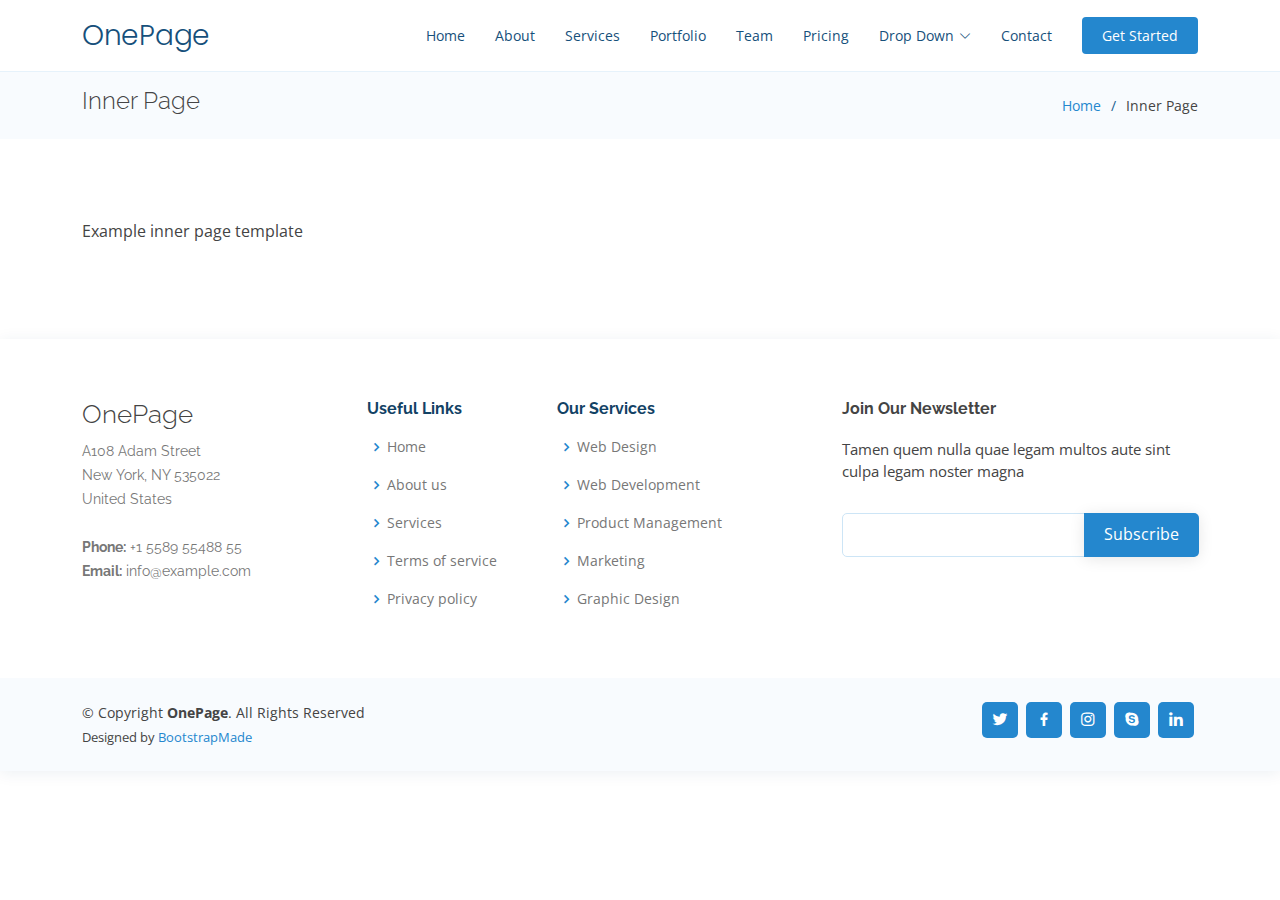
<file: inner-page.html>
<!DOCTYPE html>
<html lang="en">

<head>
  <meta charset="utf-8">
  <meta content="width=device-width, initial-scale=1.0" name="viewport">

  <title>Inner Page - OnePage Bootstrap Template</title>
  <meta content="" name="description">
  <meta content="" name="keywords">

  <!-- Favicons -->
  <link href="assets/img/favicon.png" rel="icon">
  <link href="assets/img/apple-touch-icon.png" rel="apple-touch-icon">

  <!-- Google Fonts -->
  <link href="https://fonts.googleapis.com/css?family=Open+Sans:300,300i,400,400i,600,600i,700,700i|Raleway:300,300i,400,400i,500,500i,600,600i,700,700i|Poppins:300,300i,400,400i,500,500i,600,600i,700,700i" rel="stylesheet">

  <!-- Vendor CSS Files -->
  <link href="assets/vendor/aos/aos.css" rel="stylesheet">
  <link href="assets/vendor/bootstrap/css/bootstrap.min.css" rel="stylesheet">
  <link href="assets/vendor/bootstrap-icons/bootstrap-icons.css" rel="stylesheet">
  <link href="assets/vendor/boxicons/css/boxicons.min.css" rel="stylesheet">
  <link href="assets/vendor/glightbox/css/glightbox.min.css" rel="stylesheet">
  <link href="assets/vendor/remixicon/remixicon.css" rel="stylesheet">
  <link href="assets/vendor/swiper/swiper-bundle.min.css" rel="stylesheet">

  <!-- Template Main CSS File -->
  <link href="assets/css/style.css" rel="stylesheet">

  <!-- =======================================================
  * Template Name: OnePage
  * Updated: Mar 10 2023 with Bootstrap v5.2.3
  * Template URL: https://bootstrapmade.com/onepage-multipurpose-bootstrap-template/
  * Author: BootstrapMade.com
  * License: https://bootstrapmade.com/license/
  ======================================================== -->
</head>

<body>

  <!-- ======= Header ======= -->
  <header id="header" class="fixed-top">
    <div class="container d-flex align-items-center justify-content-between">

      <h1 class="logo"><a href="index.html">OnePage</a></h1>
      <!-- Uncomment below if you prefer to use an image logo -->
      <!-- <a href="index.html" class="logo"><img src="assets/img/logo.png" alt="" class="img-fluid"></a>-->

      <nav id="navbar" class="navbar">
        <ul>
          <li><a class="nav-link scrollto " href="#hero">Home</a></li>
          <li><a class="nav-link scrollto" href="#about">About</a></li>
          <li><a class="nav-link scrollto" href="#services">Services</a></li>
          <li><a class="nav-link scrollto o" href="#portfolio">Portfolio</a></li>
          <li><a class="nav-link scrollto" href="#team">Team</a></li>
          <li><a class="nav-link scrollto" href="#pricing">Pricing</a></li>
          <li class="dropdown"><a href="#"><span>Drop Down</span> <i class="bi bi-chevron-down"></i></a>
            <ul>
              <li><a href="#">Drop Down 1</a></li>
              <li class="dropdown"><a href="#"><span>Deep Drop Down</span> <i class="bi bi-chevron-right"></i></a>
                <ul>
                  <li><a href="#">Deep Drop Down 1</a></li>
                  <li><a href="#">Deep Drop Down 2</a></li>
                  <li><a href="#">Deep Drop Down 3</a></li>
                  <li><a href="#">Deep Drop Down 4</a></li>
                  <li><a href="#">Deep Drop Down 5</a></li>
                </ul>
              </li>
              <li><a href="#">Drop Down 2</a></li>
              <li><a href="#">Drop Down 3</a></li>
              <li><a href="#">Drop Down 4</a></li>
            </ul>
          </li>
          <li><a class="nav-link scrollto" href="#contact">Contact</a></li>
          <li><a class="getstarted scrollto" href="#about">Get Started</a></li>
        </ul>
        <i class="bi bi-list mobile-nav-toggle"></i>
      </nav><!-- .navbar -->

    </div>
  </header><!-- End Header -->

  <main id="main">

    <!-- ======= Breadcrumbs ======= -->
    <section class="breadcrumbs">
      <div class="container">

        <div class="d-flex justify-content-between align-items-center">
          <h2>Inner Page</h2>
          <ol>
            <li><a href="index.html">Home</a></li>
            <li>Inner Page</li>
          </ol>
        </div>

      </div>
    </section><!-- End Breadcrumbs -->

    <section class="inner-page">
      <div class="container">
        <p>
          Example inner page template
        </p>
      </div>
    </section>

  </main><!-- End #main -->

  <!-- ======= Footer ======= -->
  <footer id="footer">

    <div class="footer-top">
      <div class="container">
        <div class="row">

          <div class="col-lg-3 col-md-6 footer-contact">
            <h3>OnePage</h3>
            <p>
              A108 Adam Street <br>
              New York, NY 535022<br>
              United States <br><br>
              <strong>Phone:</strong> +1 5589 55488 55<br>
              <strong>Email:</strong> info@example.com<br>
            </p>
          </div>

          <div class="col-lg-2 col-md-6 footer-links">
            <h4>Useful Links</h4>
            <ul>
              <li><i class="bx bx-chevron-right"></i> <a href="#">Home</a></li>
              <li><i class="bx bx-chevron-right"></i> <a href="#">About us</a></li>
              <li><i class="bx bx-chevron-right"></i> <a href="#">Services</a></li>
              <li><i class="bx bx-chevron-right"></i> <a href="#">Terms of service</a></li>
              <li><i class="bx bx-chevron-right"></i> <a href="#">Privacy policy</a></li>
            </ul>
          </div>

          <div class="col-lg-3 col-md-6 footer-links">
            <h4>Our Services</h4>
            <ul>
              <li><i class="bx bx-chevron-right"></i> <a href="#">Web Design</a></li>
              <li><i class="bx bx-chevron-right"></i> <a href="#">Web Development</a></li>
              <li><i class="bx bx-chevron-right"></i> <a href="#">Product Management</a></li>
              <li><i class="bx bx-chevron-right"></i> <a href="#">Marketing</a></li>
              <li><i class="bx bx-chevron-right"></i> <a href="#">Graphic Design</a></li>
            </ul>
          </div>

          <div class="col-lg-4 col-md-6 footer-newsletter">
            <h4>Join Our Newsletter</h4>
            <p>Tamen quem nulla quae legam multos aute sint culpa legam noster magna</p>
            <form action="" method="post">
              <input type="email" name="email"><input type="submit" value="Subscribe">
            </form>
          </div>

        </div>
      </div>
    </div>

    <div class="container d-md-flex py-4">

      <div class="me-md-auto text-center text-md-start">
        <div class="copyright">
          &copy; Copyright <strong><span>OnePage</span></strong>. All Rights Reserved
        </div>
        <div class="credits">
          <!-- All the links in the footer should remain intact. -->
          <!-- You can delete the links only if you purchased the pro version. -->
          <!-- Licensing information: https://bootstrapmade.com/license/ -->
          <!-- Purchase the pro version with working PHP/AJAX contact form: https://bootstrapmade.com/onepage-multipurpose-bootstrap-template/ -->
          Designed by <a href="https://bootstrapmade.com/">BootstrapMade</a>
        </div>
      </div>
      <div class="social-links text-center text-md-right pt-3 pt-md-0">
        <a href="#" class="twitter"><i class="bx bxl-twitter"></i></a>
        <a href="#" class="facebook"><i class="bx bxl-facebook"></i></a>
        <a href="#" class="instagram"><i class="bx bxl-instagram"></i></a>
        <a href="#" class="google-plus"><i class="bx bxl-skype"></i></a>
        <a href="#" class="linkedin"><i class="bx bxl-linkedin"></i></a>
      </div>
    </div>
  </footer><!-- End Footer -->

  <div id="preloader"></div>
  <a href="#" class="back-to-top d-flex align-items-center justify-content-center"><i class="bi bi-arrow-up-short"></i></a>

  <!-- Vendor JS Files -->
  <script src="assets/vendor/purecounter/purecounter_vanilla.js"></script>
  <script src="assets/vendor/aos/aos.js"></script>
  <script src="assets/vendor/bootstrap/js/bootstrap.bundle.min.js"></script>
  <script src="assets/vendor/glightbox/js/glightbox.min.js"></script>
  <script src="assets/vendor/isotope-layout/isotope.pkgd.min.js"></script>
  <script src="assets/vendor/swiper/swiper-bundle.min.js"></script>
  <script src="assets/vendor/php-email-form/validate.js"></script>

  <!-- Template Main JS File -->
  <script src="assets/js/main.js"></script>

</body>

</html>
</file>
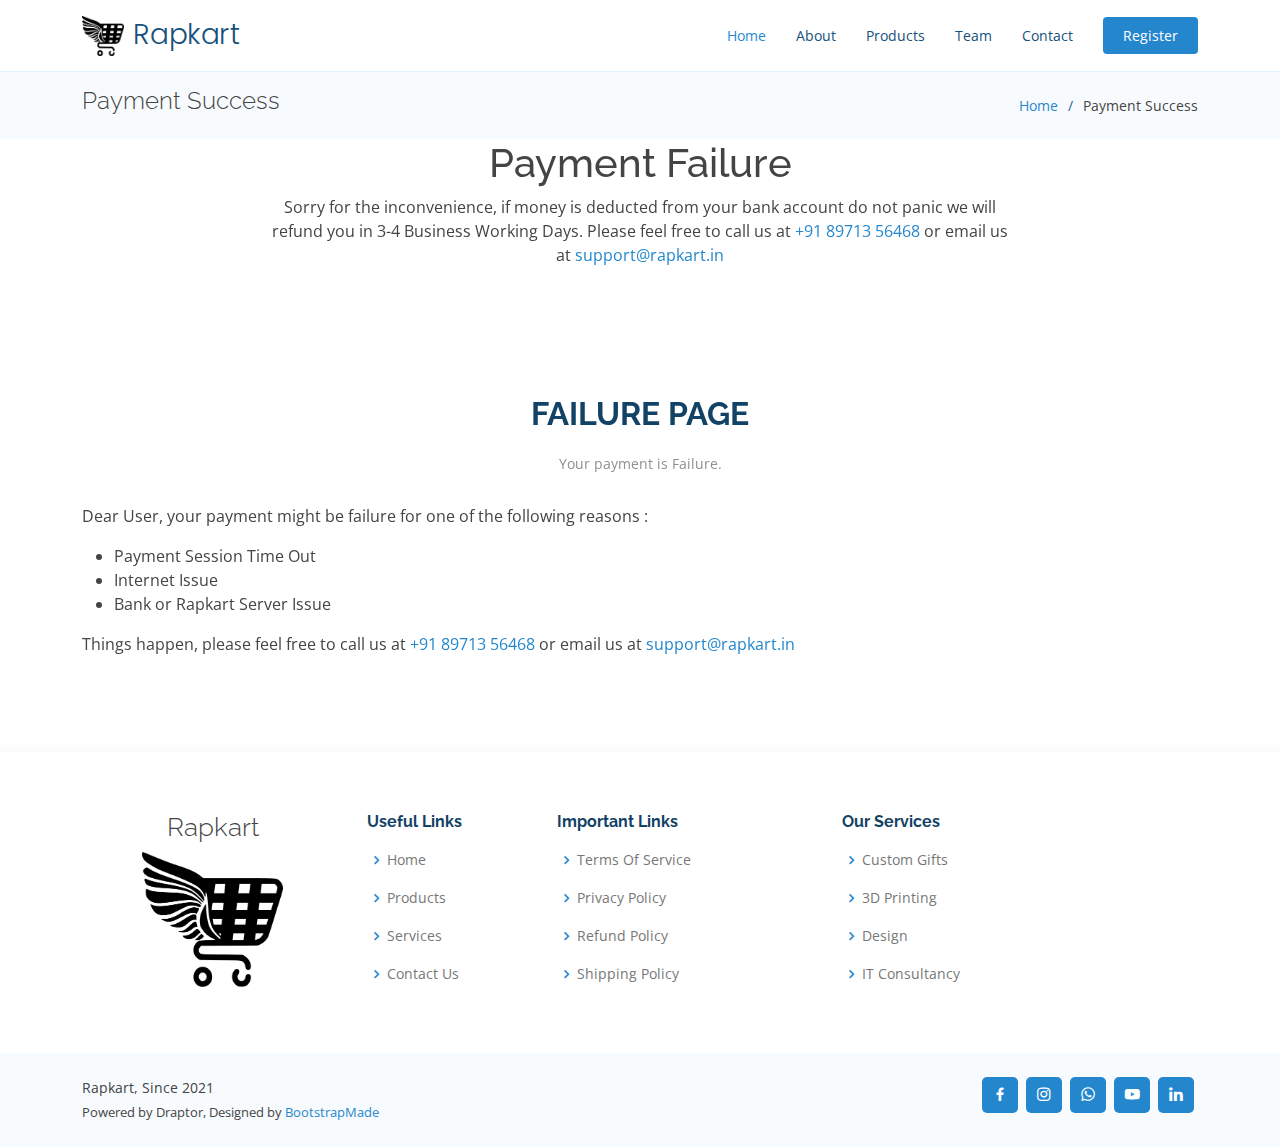
<file: payment-failure.html>
<!DOCTYPE html>
<html lang="en"><head>
  <meta charset="utf-8">
  <meta content="width=device-width, initial-scale=1.0" name="viewport">

  <title>Rapkart | 3D Printing</title>

  <meta name="title" content="Rapkart — 3D Printing, 3D Modelling and Custom Gifts">
  <meta name="description" content="Rapkart provides rapid prototyping, custom gifts, 3D modelling services. Best Quality, Best Price, On-time PAN India delivery, variety of collections.">
  <meta name="keywords" content="3D Printing,3D Modelling,Custom Gifts,Lithophane Gifts, Bangalore, India, Pondicherry, Chennai, Coimbatore, Bombay">
  <meta name="robots" content="index, follow">
  <meta http-equiv="Content-Type" content="text/html; charset=utf-8">
  <meta name="language" content="English">
  <meta name="author" content="Anirudh Kumaran">
  <meta name="google-site-verification" content="xHrXCQTckmf-zlzf5mojKp1I8FIYHNroi8l1sF7oB20" />

  <meta http-equiv="Pragma" CONTENT="no-cache">
  <meta http-equiv="expires" CONTENT="-1">

  <!-- Open Graph / Facebook -->
  <meta property="og:type" content="website" />
  <meta property="og:url" content="https://rapkart.in/" />
  <meta property="og:title" content="Rapkart — 3D Printing Services and Custom Gifts" />
  <meta property="og:description" content="Rapkart provides rapid prototyping, custom gifts, 3D modelling services. Best Quality, Best Price, On-time PAN India delivery, variety of collections." />
  <meta property="og:image" content="https://rapkart.in/assets/img/logo_transparent.png" />

  <!-- Twitter -->
  <meta property="twitter:card" content="summary_large_image" />
  <meta property="twitter:url" content="https://rapkart.in/" />
  <meta property="twitter:title" content="Rapkart — 3D Printing Services and Custom Gifts" />
  <meta property="twitter:description" content="Rapkart provides rapid prototyping, custom gifts, 3D modelling services. Best Quality, Best Price, On-time PAN India delivery, variety of collections." />
  <meta property="twitter:image" content="https://rapkart.in/assets/img/logo_transparent.png" />

  <!-- Favicons -->
  <link href="assets/img/favicon.ico" rel="icon">
  <link href="assets/img/favicon.png" rel="icon">
  <link href="assets/img/apple-touch-icon.png" rel="apple-touch-icon">

  <link sizes="180x180" href="assets/img/apple-touch-icon-180x180.png" rel="apple-touch-icon">
  <link sizes="152x152" href="assets/img/apple-touch-icon-152x152.png" rel="apple-touch-icon">
  <link sizes="120x120" href="assets/img/apple-touch-icon-120x120.png" rel="apple-touch-icon">
  <link sizes="76x76" href="assets/img/apple-touch-icon-76x76.png" rel="apple-touch-icon">

  <!-- Google Fonts -->
  <link href="https://fonts.googleapis.com/css?family=Open+Sans:300,300i,400,400i,600,600i,700,700i|Raleway:300,300i,400,400i,500,500i,600,600i,700,700i|Poppins:300,300i,400,400i,500,500i,600,600i,700,700i" rel="stylesheet">

  <!-- Vendor CSS Files -->
  <link href="assets/vendor/aos/aos.css" rel="stylesheet">
  <link href="assets/vendor/bootstrap/css/bootstrap.min.css" rel="stylesheet">
  <link href="assets/vendor/bootstrap-icons/bootstrap-icons.css" rel="stylesheet">
  <link href="assets/vendor/boxicons/css/boxicons.min.css" rel="stylesheet">
  <link href="assets/vendor/glightbox/css/glightbox.min.css" rel="stylesheet">
  <link href="assets/vendor/remixicon/remixicon.css" rel="stylesheet">
  <link href="assets/vendor/swiper/swiper-bundle.min.css" rel="stylesheet">

  <!-- Template Main CSS File -->
  <link href="assets/css/style.css" rel="stylesheet">

</head>

<body data-aos-easing="ease-in-out" data-aos-duration="1000" data-aos-delay="0">

  <!-- ======= Header ======= -->
  <header id="header" class="fixed-top header-scrolled">
    <div class="container d-flex align-items-center justify-content-between">

      
      <h1 class="logo">
        <a href="index.html" class="logo"><img src="assets/img/logo_transparent.png" alt="" class="img-fluid"></a>
        <a href="index.html">Rapkart</a>
      </h1>
      <!-- Uncomment below if you prefer to use an image logo -->
      

      <nav id="navbar" class="navbar">
        <ul>
          <li><a class="nav-link scrollto active" href="./index.html#hero">Home</a></li>
          <li><a class="nav-link scrollto" href="./index.html#about">About</a></li>
          <!-- <li><a class="nav-link scrollto" href="#services">Services</a></li> -->
          <li><a class="nav-link scrollto o" href="./index.html#portfolio">Products</a></li>
          <li><a class="nav-link scrollto" href="./index.html#team">Team</a></li>
          <li><a class="nav-link scrollto" href="./index.html#contact">Contact</a></li>
          <li><a class="getstarted scrollto" href="./workshop-registration.html">Register</a></li>
        </ul>
        <i class="bi bi-list mobile-nav-toggle"></i>
      </nav><!-- .navbar -->

    </div>
  </header><!-- End Header -->

  <main id="main">

    <!-- ======= Breadcrumbs ======= -->
    <section class="breadcrumbs">
      <div class="container">

        <div class="d-flex justify-content-between align-items-center">
          <h2>Payment Success</h2>
          <ol>
            <li><a href="index.html">Home</a></li>
            <li>Payment Success</li>
          </ol>
        </div>

      </div>
    </section><!-- End Breadcrumbs -->

    <div class="page-title" data-aos="fade">
      <div class="heading">
        <div class="container">
          <div class="row d-flex justify-content-center text-center">
            <div class="col-lg-8">
              <h1>Payment Failure</h1>
              <p class="mb-0">
                Sorry for the inconvenience, if money is deducted from your bank account do not panic we will refund you in 3-4 Business Working Days.
                Please feel free to call us at <a href="tel:+918971356468">+91 89713 56468</a> or email us at <a href="mailto:support@rapkart.in">support@rapkart.in</a>
              </p>
            </div>
          </div>
        </div>
      </div>
      <div class="page-border w-100 mt-5">
      </div>
    </div><!-- End Page Title -->

    <!-- Starter Section Section -->
    <section id="starter-section" class="starter-section section">

      <!-- Section Title -->
      <div class="container section-title" data-aos="fade-up">
        <h2>Failure Page</h2>
        <p>Your payment is Failure.<br></p>
      </div><!-- End Section Title -->

      <div class="container" data-aos="fade-up">
        <p>Dear User, your payment might be failure for one of the following reasons :</p>
        <ul>
          <li>Payment Session Time Out</li>
          <li>Internet Issue</li>
          <li>Bank or Rapkart Server Issue</li>
        </ul>
        <p>Things happen, please feel free to call us at <a href="tel:+918971356468">+91 89713 56468</a> or email us at <a href="mailto:support@rapkart.in">support@rapkart.in</a> </p>
      </div>

    </section><!-- /Starter Section Section -->

  </main><!-- End #main -->

<!-- ======= Footer ======= -->
<footer id="footer">

  <div class="footer-top">
    <div class="container">
      <div class="row">

        <div class="col-lg-3 col-md-6 footer-contact d-flex flex-column align-items-center">
          <h3 class="text-center">Rapkart</h3>
          <img src="assets/img/logo_transparent.png" class="img-fluid footer-logo" alt="Responsive image" />
        </div>

        <div class="col-lg-2 col-md-6 footer-links">
          <h4>Useful Links</h4>
          <ul>
            <li><i class="bx bx-chevron-right"></i> <a href="./index.html">Home</a></li>
            <li><i class="bx bx-chevron-right"></i> <a href="./index.html#about-video">Products</a></li>
            <li><i class="bx bx-chevron-right"></i> <a href="./index.html#portfolio">Services</a></li>
            <li><i class="bx bx-chevron-right"></i> <a href="./index.html#contact">Contact Us</a></li>
          </ul>
        </div>

        <div class="col-lg-3 col-md-6 footer-links">
          <h4>Important Links</h4>
          <ul>
            <li><i class="bx bx-chevron-right"></i> <a target="_blank" href="./terms-service.html">Terms Of Service</a></li>
            <li><i class="bx bx-chevron-right"></i> <a target="_blank" href="./privacy-policy.html">Privacy Policy</a></li>
            <li><i class="bx bx-chevron-right"></i> <a target="_blank" href="./refund-policy.html">Refund Policy</a></li>
            <li><i class="bx bx-chevron-right"></i> <a target="_blank" href="./shipping-policy.html">Shipping Policy</a></li>
          </ul>
        </div>

        <div class="col-lg-3 col-md-6 footer-links">
          <h4>Our Services</h4>
          <ul>
            <li><i class="bx bx-chevron-right"></i> <a href="javascript:void(0);">Custom Gifts</a></li>
            <li><i class="bx bx-chevron-right"></i> <a href="javascript:void(0);">3D Printing</a></li>
            <li><i class="bx bx-chevron-right"></i> <a href="javascript:void(0);">Design</a></li>
            <li><i class="bx bx-chevron-right"></i> <a href="javascript:void(0);">IT Consultancy</a></li>
          </ul>
        </div>

      </div>
    </div>
  </div>

  <div class="container d-md-flex py-4">

    <div class="me-md-auto text-center text-md-start">
      <div class="copyright">
        <!-- © Copyright <strong><span>Rapkart</span></strong>. All Rights Reserved -->
        Rapkart, Since 2021
      </div>
      <div class="credits">
        <!-- All the links in the footer should remain intact. -->
        <!-- You can delete the links only if you purchased the pro version. -->
        <!-- Licensing information: https://bootstrapmade.com/license/ -->
        <!-- Purchase the pro version with working PHP/AJAX contact form: https://bootstrapmade.com/onepage-multipurpose-bootstrap-template/ -->
        Powered by Draptor, Designed by <a href="https://bootstrapmade.com/">BootstrapMade</a>
      </div>
    </div>
    <div class="social-links text-center text-md-right pt-3 pt-md-0">
      <!-- <a href="#" class="twitter"><i class="bx bxl-twitter"></i></a> -->
      <a target="_blank" href="https://www.facebook.com/rapkart.in" class="facebook"><i class="bx bxl-facebook"></i></a>
      <a target="_blank" href="https://www.instagram.com/rapkart_3dprinting/" class="instagram"><i class="bx bxl-instagram"></i></a>
      <a target="_blank" href="https://wa.me/918971356468?text=WELCOME10" class="whatsapp"><i class="bx bxl-whatsapp"></i></a>
      <a target="_blank" href="https://www.youtube.com/@rapkart3dprinting" class="youtube"><i class="bx bxl-youtube" ></i></a>
      <a target="_blank" href="https://www.linkedin.com/in/rapkart-3dprinting/" class="linkedin"><i class="bx bxl-linkedin"></i></a>
      <!-- <a href="#" class="google-plus"><i class="bx bxl-skype"></i></a> -->
    </div>
  </div>
</footer><!-- End Footer -->


<a href="#" class="back-to-top d-flex align-items-center justify-content-center active"><i class="bi bi-arrow-up-short"></i></a>

<!-- Vendor JS Files -->
<script src="assets/vendor/purecounter/purecounter_vanilla.js"></script>
<script src="assets/vendor/aos/aos.js"></script>
<script src="assets/vendor/bootstrap/js/bootstrap.bundle.min.js"></script>
<script src="assets/vendor/glightbox/js/glightbox.min.js"></script>
<script src="assets/vendor/isotope-layout/isotope.pkgd.min.js"></script>
<script src="assets/vendor/swiper/swiper-bundle.min.js"></script>
<script src="assets/vendor/php-email-form/validate.js"></script>

<!-- Template Main JS File -->
<script src="assets/js/main.js"></script>

</body></html>
</file>
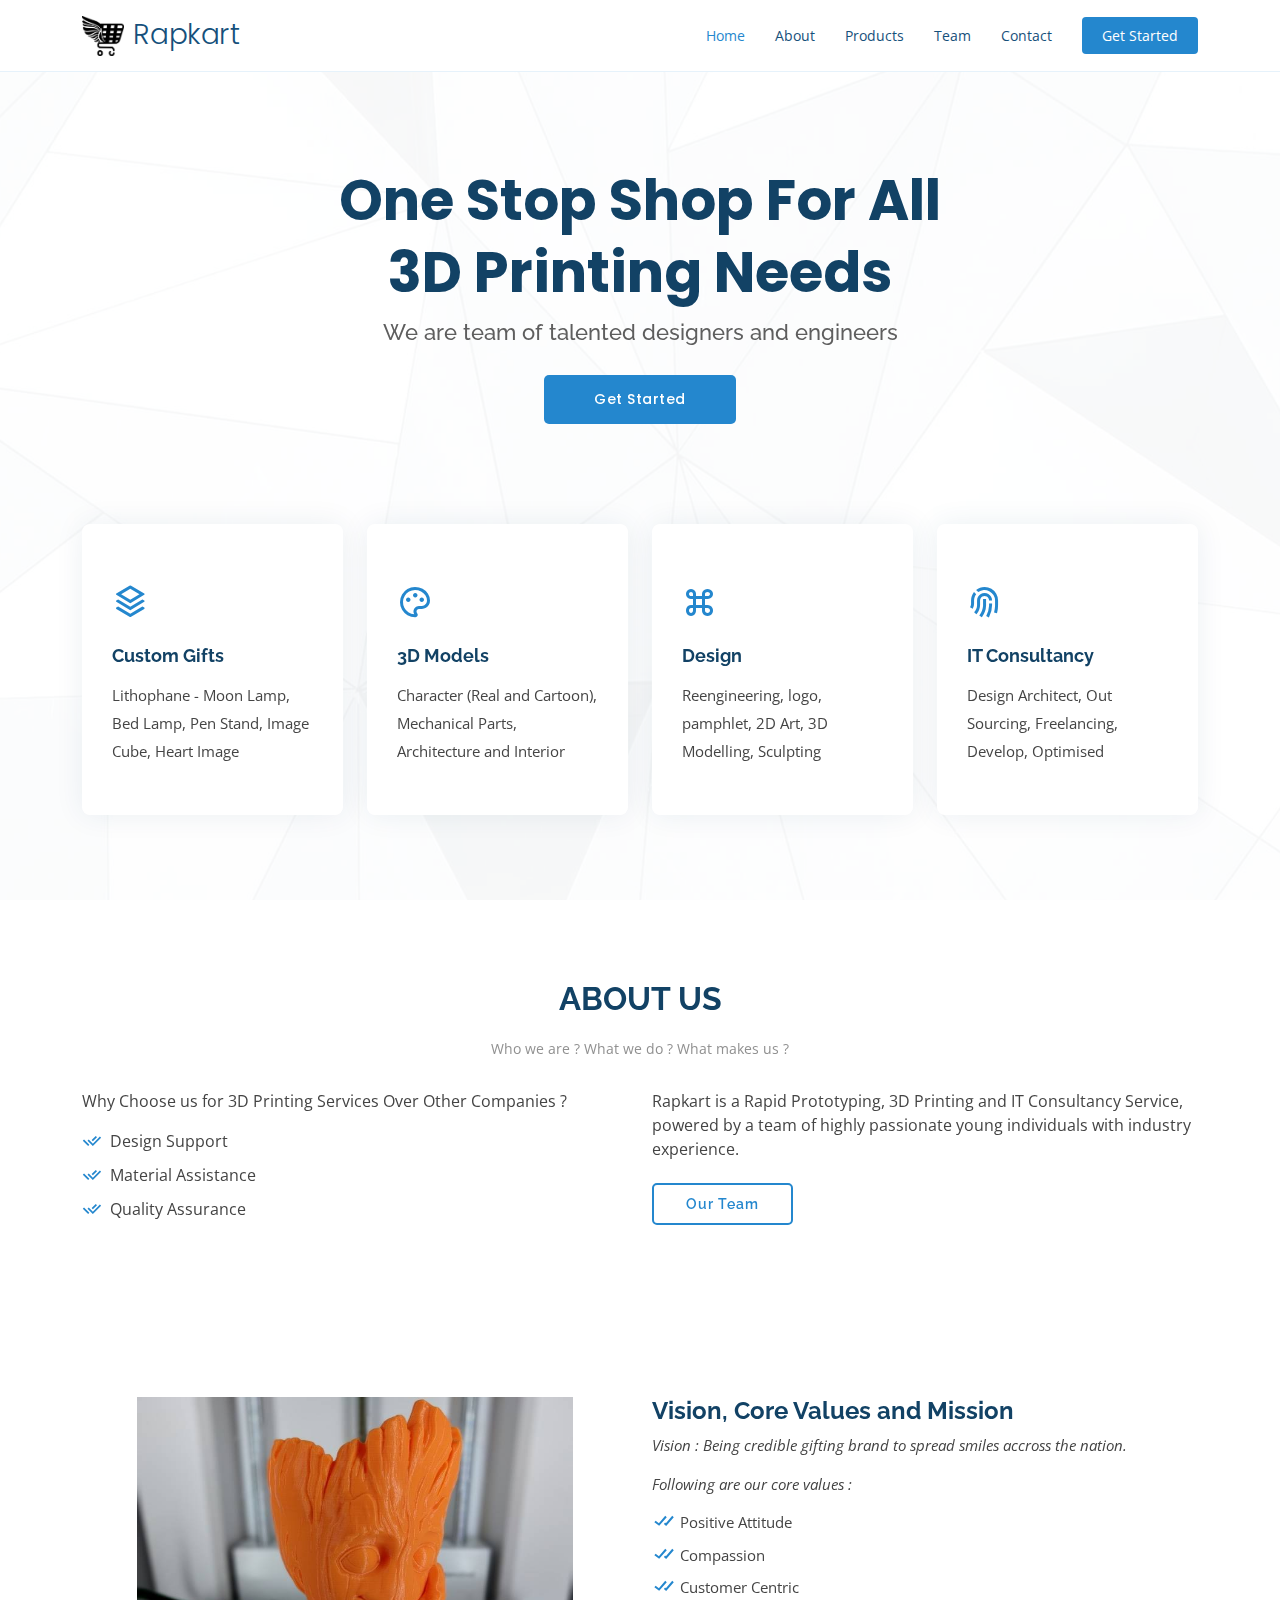
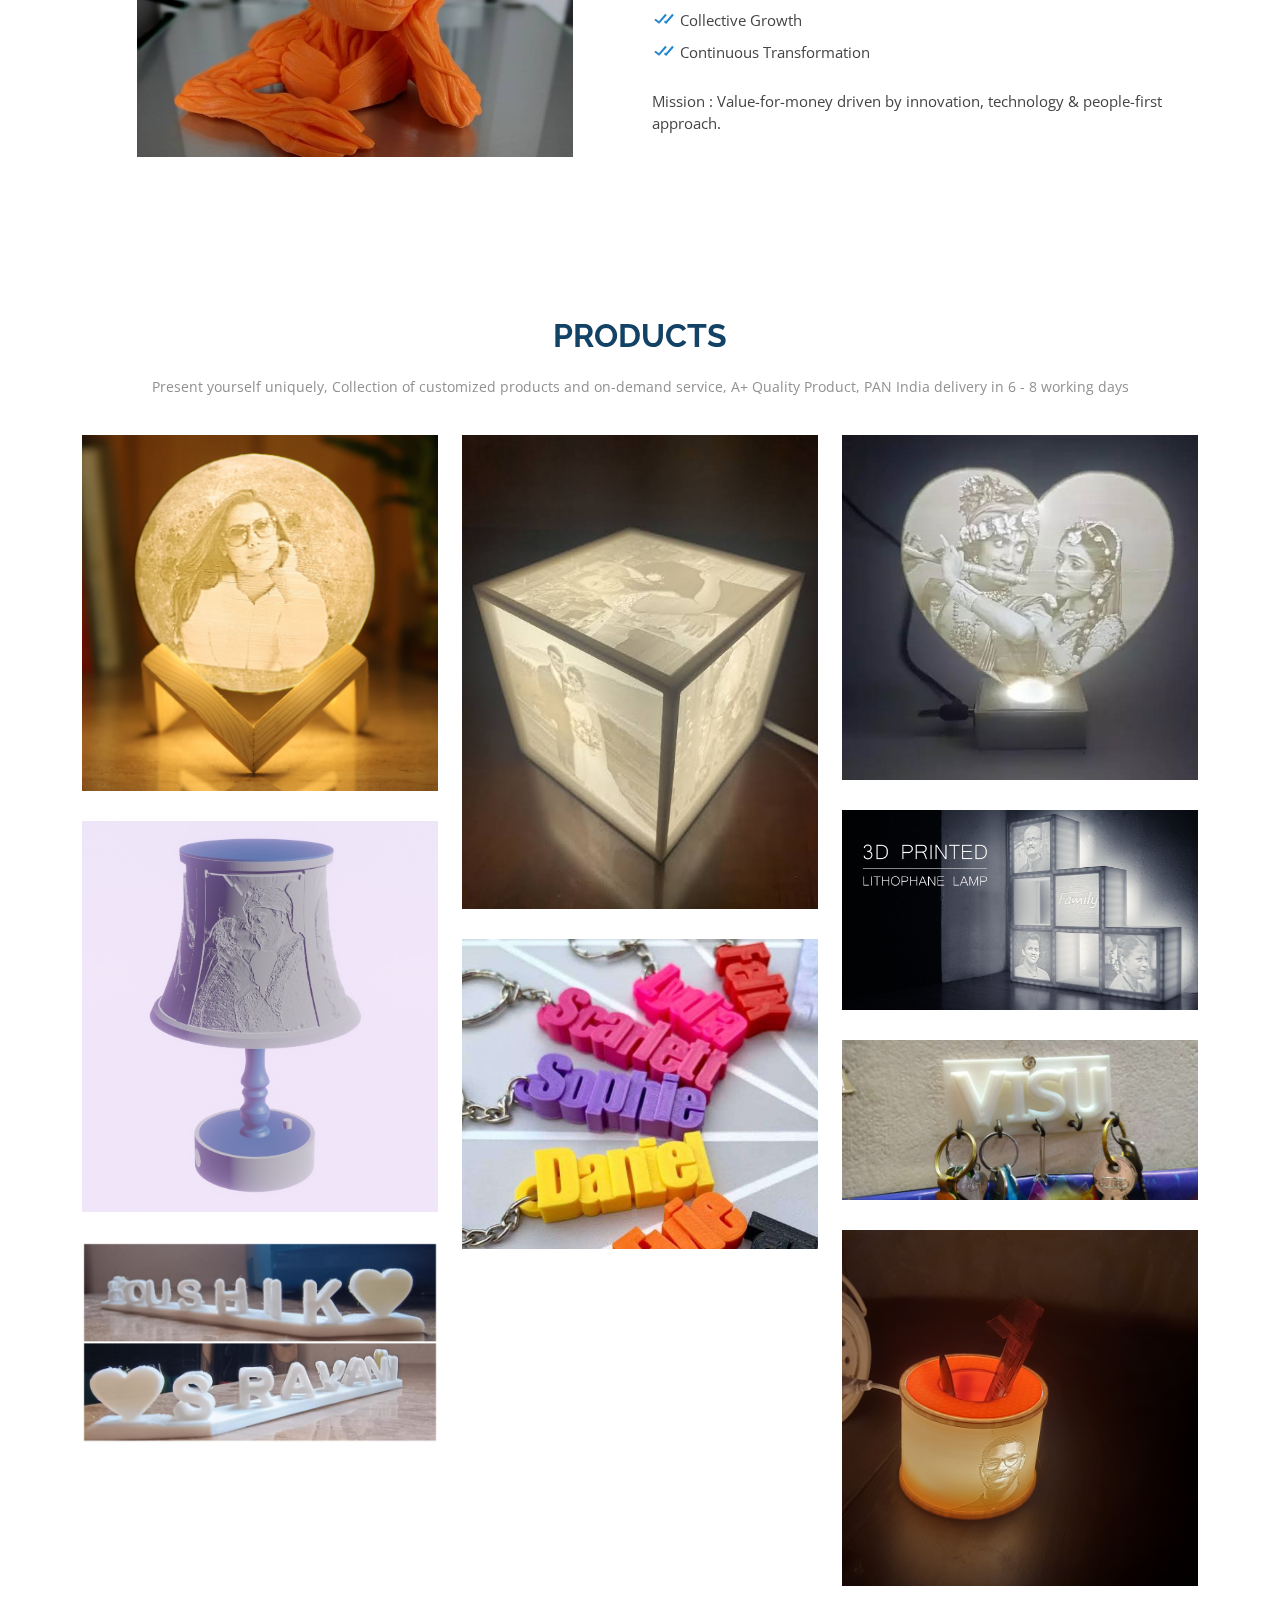
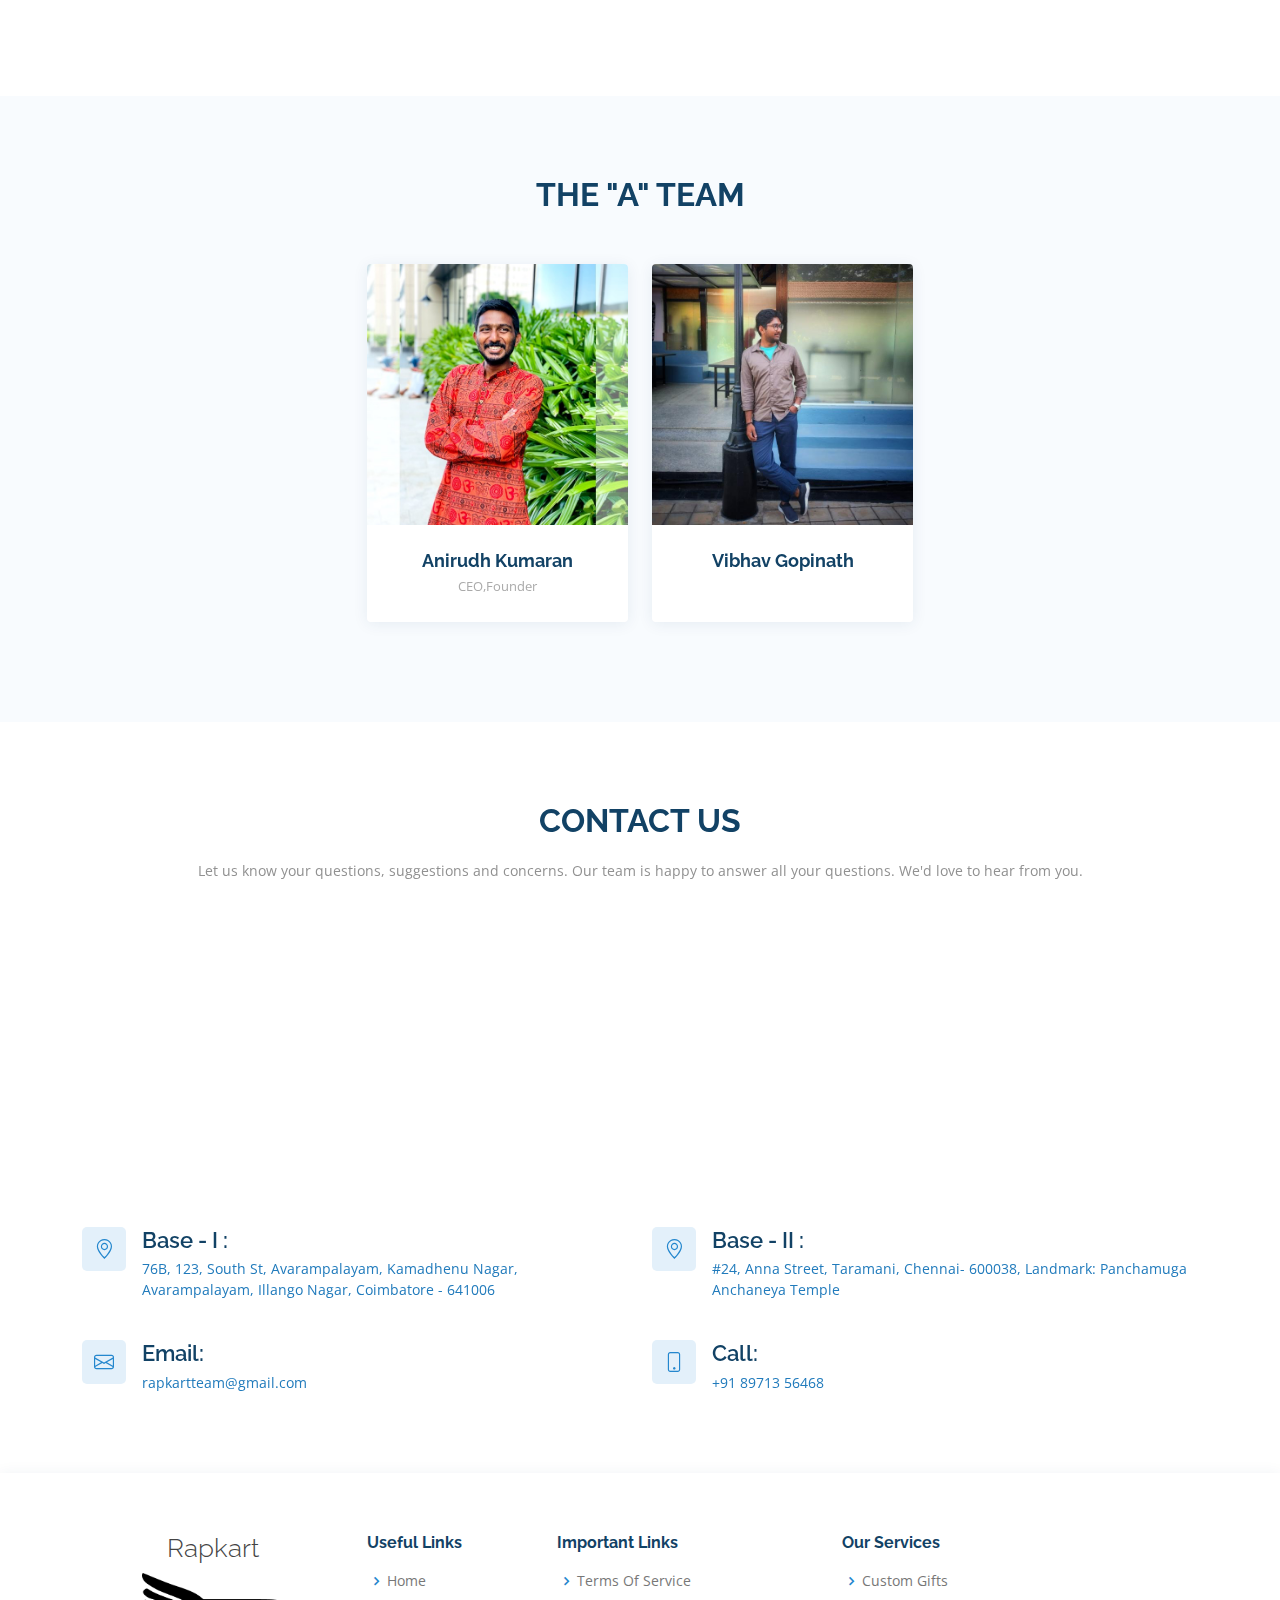
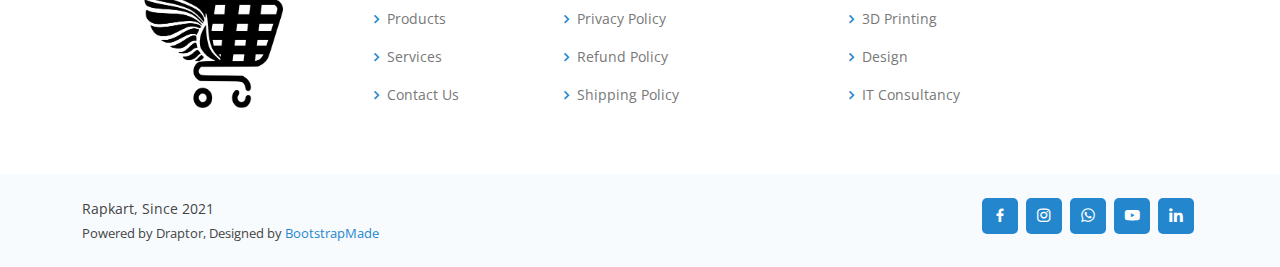
<file: payment-success.html>
<!DOCTYPE html>
<html lang="en"><head>
  <meta charset="utf-8">
  <meta content="width=device-width, initial-scale=1.0" name="viewport">

  <title>Rapkart | 3D Printing</title>

  <meta name="title" content="Rapkart — 3D Printing, 3D Modelling and Custom Gifts">
  <meta name="description" content="Rapkart provides rapid prototyping, custom gifts, 3D modelling services. Best Quality, Best Price, On-time PAN India delivery, variety of collections.">
  <meta name="keywords" content="3D Printing,3D Modelling,Custom Gifts,Lithophane Gifts, Bangalore, India, Pondicherry, Chennai, Coimbatore, Bombay">
  <meta name="robots" content="index, follow">
  <meta http-equiv="Content-Type" content="text/html; charset=utf-8">
  <meta name="language" content="English">
  <meta name="author" content="Anirudh Kumaran">
  <meta name="google-site-verification" content="xHrXCQTckmf-zlzf5mojKp1I8FIYHNroi8l1sF7oB20" />

  <meta http-equiv="Pragma" CONTENT="no-cache">
  <meta http-equiv="expires" CONTENT="-1">

  <!-- Open Graph / Facebook -->
  <meta property="og:type" content="website" />
  <meta property="og:url" content="https://rapkart.in/" />
  <meta property="og:title" content="Rapkart — 3D Printing Services and Custom Gifts" />
  <meta property="og:description" content="Rapkart provides rapid prototyping, custom gifts, 3D modelling services. Best Quality, Best Price, On-time PAN India delivery, variety of collections." />
  <meta property="og:image" content="https://rapkart.in/assets/img/logo_transparent.png" />

  <!-- Twitter -->
  <meta property="twitter:card" content="summary_large_image" />
  <meta property="twitter:url" content="https://rapkart.in/" />
  <meta property="twitter:title" content="Rapkart — 3D Printing Services and Custom Gifts" />
  <meta property="twitter:description" content="Rapkart provides rapid prototyping, custom gifts, 3D modelling services. Best Quality, Best Price, On-time PAN India delivery, variety of collections." />
  <meta property="twitter:image" content="https://rapkart.in/assets/img/logo_transparent.png" />

  <!-- Favicons -->
  <link href="assets/img/favicon.ico" rel="icon">
  <link href="assets/img/favicon.png" rel="icon">
  <link href="assets/img/apple-touch-icon.png" rel="apple-touch-icon">

  <link sizes="180x180" href="assets/img/apple-touch-icon-180x180.png" rel="apple-touch-icon">
  <link sizes="152x152" href="assets/img/apple-touch-icon-152x152.png" rel="apple-touch-icon">
  <link sizes="120x120" href="assets/img/apple-touch-icon-120x120.png" rel="apple-touch-icon">
  <link sizes="76x76" href="assets/img/apple-touch-icon-76x76.png" rel="apple-touch-icon">

  <!-- Google Fonts -->
  <link href="https://fonts.googleapis.com/css?family=Open+Sans:300,300i,400,400i,600,600i,700,700i|Raleway:300,300i,400,400i,500,500i,600,600i,700,700i|Poppins:300,300i,400,400i,500,500i,600,600i,700,700i" rel="stylesheet">

  <!-- Vendor CSS Files -->
  <link href="assets/vendor/aos/aos.css" rel="stylesheet">
  <link href="assets/vendor/bootstrap/css/bootstrap.min.css" rel="stylesheet">
  <link href="assets/vendor/bootstrap-icons/bootstrap-icons.css" rel="stylesheet">
  <link href="assets/vendor/boxicons/css/boxicons.min.css" rel="stylesheet">
  <link href="assets/vendor/glightbox/css/glightbox.min.css" rel="stylesheet">
  <link href="assets/vendor/remixicon/remixicon.css" rel="stylesheet">
  <link href="assets/vendor/swiper/swiper-bundle.min.css" rel="stylesheet">

  <!-- Template Main CSS File -->
  <link href="assets/css/style.css" rel="stylesheet">

</head>

<body data-aos-easing="ease-in-out" data-aos-duration="1000" data-aos-delay="0">

  <!-- ======= Header ======= -->
  <header id="header" class="fixed-top header-scrolled">
    <div class="container d-flex align-items-center justify-content-between">

      
      <h1 class="logo">
        <a href="index.html" class="logo"><img src="assets/img/logo_transparent.png" alt="" class="img-fluid"></a>
        <a href="index.html">Rapkart</a>
      </h1>
      <!-- Uncomment below if you prefer to use an image logo -->
      

      <nav id="navbar" class="navbar">
        <ul>
          <li><a class="nav-link scrollto active" href="./index.html#hero">Home</a></li>
          <li><a class="nav-link scrollto" href="./index.html#about">About</a></li>
          <!-- <li><a class="nav-link scrollto" href="#services">Services</a></li> -->
          <li><a class="nav-link scrollto o" href="./index.html#portfolio">Products</a></li>
          <li><a class="nav-link scrollto" href="./index.html#team">Team</a></li>
          <li><a class="nav-link scrollto" href="./index.html#contact">Contact</a></li>
          <li><a class="getstarted scrollto" href="./workshop-registration.html">Register</a></li>
        </ul>
        <i class="bi bi-list mobile-nav-toggle"></i>
      </nav><!-- .navbar -->

    </div>
  </header><!-- End Header -->

  <main id="main">

    <!-- ======= Breadcrumbs ======= -->
    <section class="breadcrumbs">
      <div class="container">

        <div class="d-flex justify-content-between align-items-center">
          <h2>Payment Success</h2>
          <ol>
            <li><a href="index.html">Home</a></li>
            <li>Payment Success</li>
          </ol>
        </div>

      </div>
    </section><!-- End Breadcrumbs -->

    <section class="inner-page">
 <!-- Page Title -->
 <div class="page-title" data-aos="fade">
  <div class="heading">
    <div class="container">
      <div class="row d-flex justify-content-center text-center">
        <div class="col-lg-8">
          <h1>Registration Successful</h1>
          <p class="mb-0">
            Now sit back and relax—we’re about to set the stage on fire! If you encounter any issues or have further queries, please feel free to call us at <a href="tel:+918971356468">+91 89713 56468</a> or email us at <a href="mailto:support@rapkart.in">support@rapkart.in</a>.
          </p>
        </div>
      </div>
    </div>
  </div>
  <div class="page-border w-100 mt-5">
  </div>
</div><!-- End Page Title -->

<!-- Starter Section Section -->
<section id="starter-section" class="starter-section section">

  <!-- Section Title -->
  <div class="container section-title" data-aos="fade-up">
    <h2>Success Page</h2>
    <p>Your registration is successful.<br></p>
  </div><!-- End Section Title -->

  <div class="container" data-aos="fade-up">
    <p id="contentTag">Dear User, your registration is successful with transaction Id.</p>

    <p>
      We have sent you a confirmation email for the payment. Please present it at the time of entry. Additionally, if you are a student, remember to carry your relevant ID card.
      <ul>
        <li><p><strong>Student:</strong> College ID Card compulsory.</p></li>
        <li><p>Incase if your id proof is not valid we will refund your amount and cancel your registration.</p></li>
      </ul>
    </p>
  </div>

</section><!-- /Starter Section Section -->
    </section>

  </main><!-- End #main -->

<!-- ======= Footer ======= -->
<footer id="footer">

  <div class="footer-top">
    <div class="container">
      <div class="row">

        <div class="col-lg-3 col-md-6 footer-contact d-flex flex-column align-items-center">
          <h3 class="text-center">Rapkart</h3>
          <img src="assets/img/logo_transparent.png" class="img-fluid footer-logo" alt="Responsive image" />
        </div>

        <div class="col-lg-2 col-md-6 footer-links">
          <h4>Useful Links</h4>
          <ul>
            <li><i class="bx bx-chevron-right"></i> <a href="./index.html">Home</a></li>
            <li><i class="bx bx-chevron-right"></i> <a href="./index.html#about-video">Products</a></li>
            <li><i class="bx bx-chevron-right"></i> <a href="./index.html#portfolio">Services</a></li>
            <li><i class="bx bx-chevron-right"></i> <a href="./index.html#contact">Contact Us</a></li>
          </ul>
        </div>

        <div class="col-lg-3 col-md-6 footer-links">
          <h4>Important Links</h4>
          <ul>
            <li><i class="bx bx-chevron-right"></i> <a target="_blank" href="./terms-service.html">Terms Of Service</a></li>
            <li><i class="bx bx-chevron-right"></i> <a target="_blank" href="./privacy-policy.html">Privacy Policy</a></li>
            <li><i class="bx bx-chevron-right"></i> <a target="_blank" href="./refund-policy.html">Refund Policy</a></li>
            <li><i class="bx bx-chevron-right"></i> <a target="_blank" href="./shipping-policy.html">Shipping Policy</a></li>
          </ul>
        </div>

        <div class="col-lg-3 col-md-6 footer-links">
          <h4>Our Services</h4>
          <ul>
            <li><i class="bx bx-chevron-right"></i> <a href="javascript:void(0);">Custom Gifts</a></li>
            <li><i class="bx bx-chevron-right"></i> <a href="javascript:void(0);">3D Printing</a></li>
            <li><i class="bx bx-chevron-right"></i> <a href="javascript:void(0);">Design</a></li>
            <li><i class="bx bx-chevron-right"></i> <a href="javascript:void(0);">IT Consultancy</a></li>
          </ul>
        </div>

      </div>
    </div>
  </div>

  <div class="container d-md-flex py-4">

    <div class="me-md-auto text-center text-md-start">
      <div class="copyright">
        <!-- © Copyright <strong><span>Rapkart</span></strong>. All Rights Reserved -->
        Rapkart, Since 2021
      </div>
      <div class="credits">
        <!-- All the links in the footer should remain intact. -->
        <!-- You can delete the links only if you purchased the pro version. -->
        <!-- Licensing information: https://bootstrapmade.com/license/ -->
        <!-- Purchase the pro version with working PHP/AJAX contact form: https://bootstrapmade.com/onepage-multipurpose-bootstrap-template/ -->
        Powered by Draptor, Designed by <a href="https://bootstrapmade.com/">BootstrapMade</a>
      </div>
    </div>
    <div class="social-links text-center text-md-right pt-3 pt-md-0">
      <!-- <a href="#" class="twitter"><i class="bx bxl-twitter"></i></a> -->
      <a target="_blank" href="https://www.facebook.com/rapkart.in" class="facebook"><i class="bx bxl-facebook"></i></a>
      <a target="_blank" href="https://www.instagram.com/rapkart_3dprinting/" class="instagram"><i class="bx bxl-instagram"></i></a>
      <a target="_blank" href="https://wa.me/918971356468?text=WELCOME10" class="whatsapp"><i class="bx bxl-whatsapp"></i></a>
      <a target="_blank" href="https://www.youtube.com/@rapkart3dprinting" class="youtube"><i class="bx bxl-youtube" ></i></a>
      <a target="_blank" href="https://www.linkedin.com/in/rapkart-3dprinting/" class="linkedin"><i class="bx bxl-linkedin"></i></a>
      <!-- <a href="#" class="google-plus"><i class="bx bxl-skype"></i></a> -->
    </div>
  </div>
</footer><!-- End Footer -->


<a href="#" class="back-to-top d-flex align-items-center justify-content-center active"><i class="bi bi-arrow-up-short"></i></a>

<!-- Vendor JS Files -->
<script src="assets/vendor/purecounter/purecounter_vanilla.js"></script>
<script src="assets/vendor/aos/aos.js"></script>
<script src="assets/vendor/bootstrap/js/bootstrap.bundle.min.js"></script>
<script src="assets/vendor/glightbox/js/glightbox.min.js"></script>
<script src="assets/vendor/isotope-layout/isotope.pkgd.min.js"></script>
<script src="assets/vendor/swiper/swiper-bundle.min.js"></script>
<script src="assets/vendor/php-email-form/validate.js"></script>

<!-- Template Main JS File -->
<script src="assets/js/main.js"></script>
<script src="assets/js/pay_success.js"></script>

</body></html>
</file>
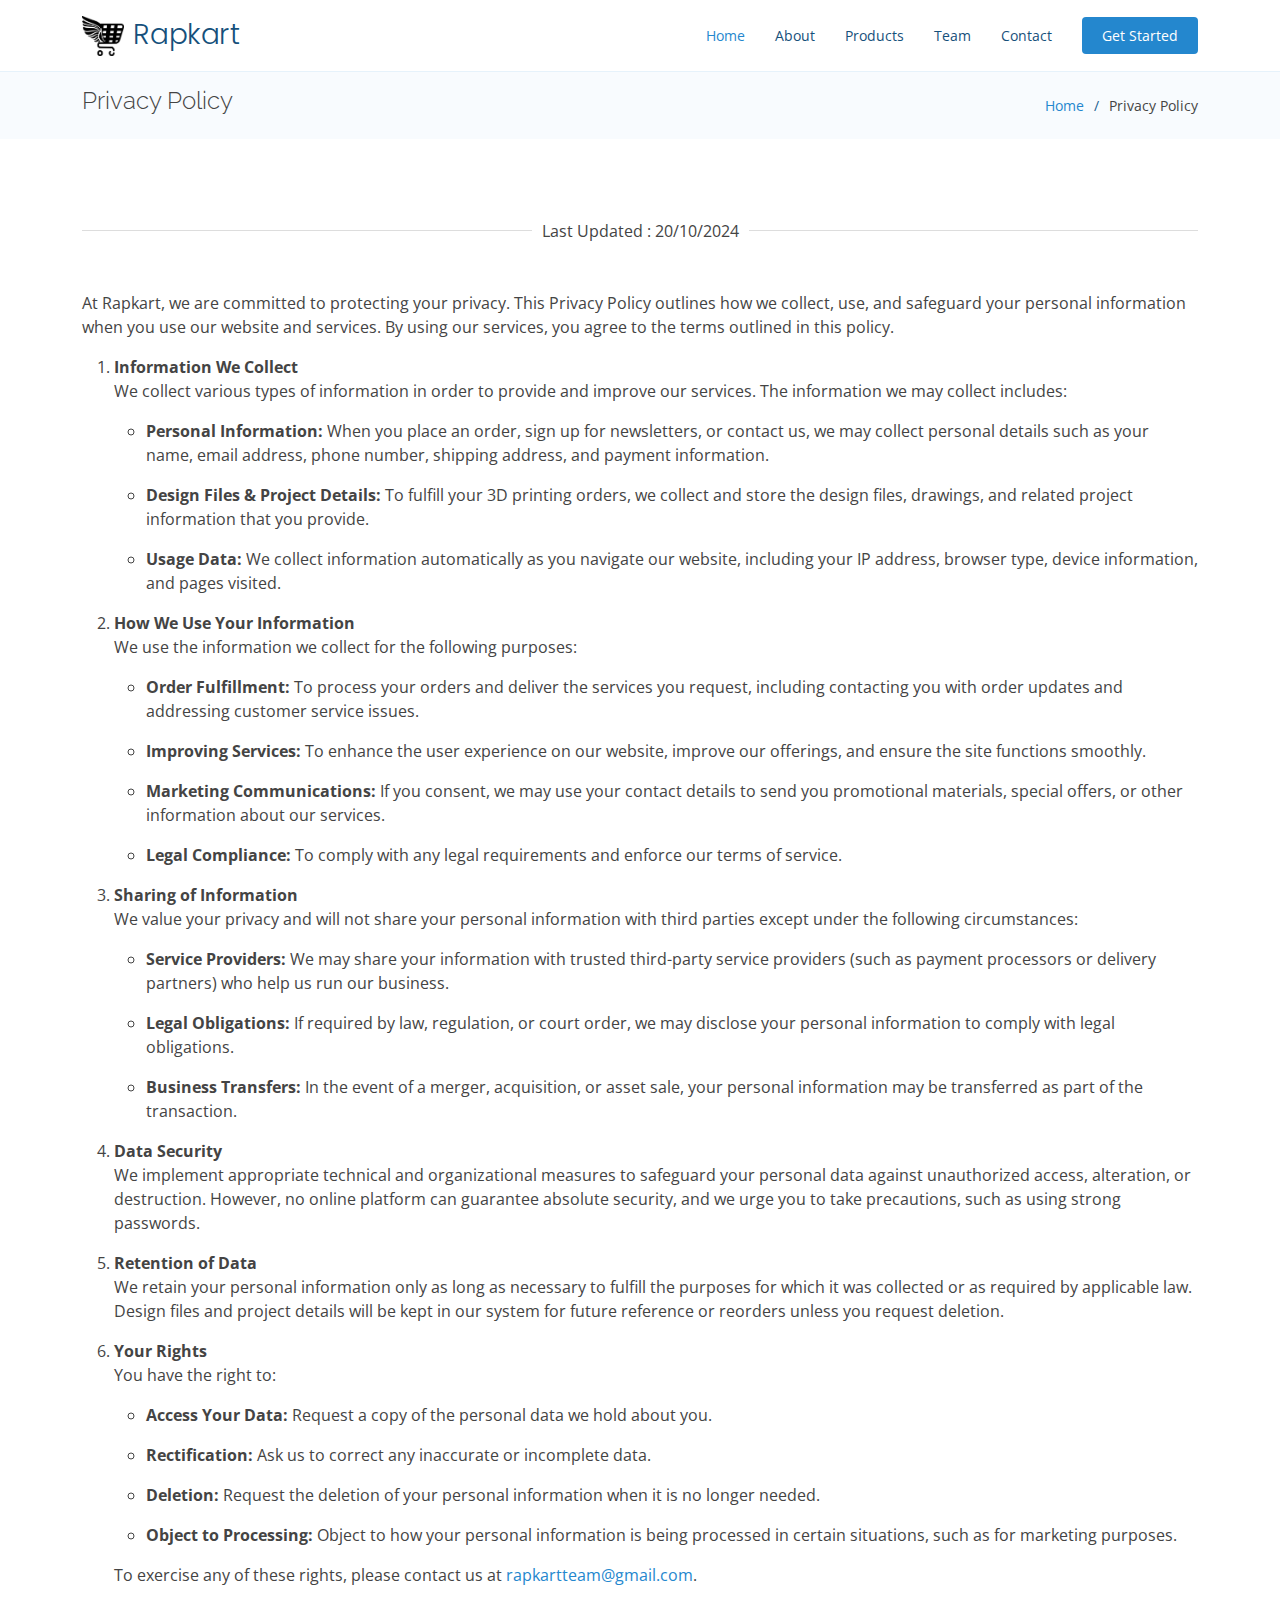
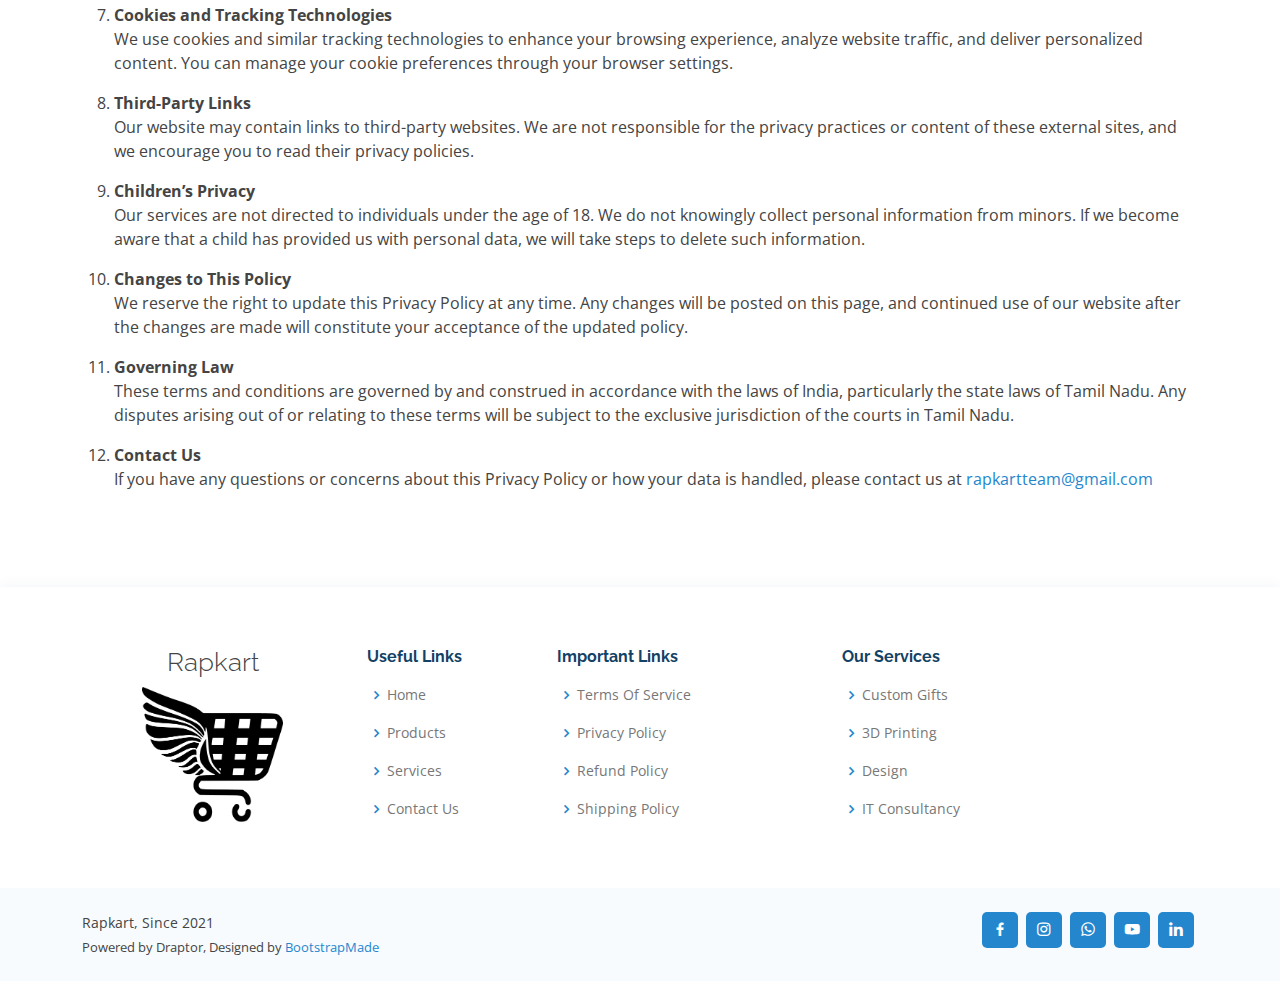
<file: privacy-policy.html>
<!DOCTYPE html>
<html lang="en">

<head>
  <meta charset="utf-8">
  <meta content="width=device-width, initial-scale=1.0" name="viewport">

  <title>Rapkart | Privacy Policy</title>
  <meta content="" name="description">
  <meta content="" name="keywords">

  <!-- Favicons -->
<link href="assets/img/favicon.ico" rel="icon">
  <link href="assets/img/favicon.png" rel="icon">
  <link href="assets/img/apple-touch-icon.png" rel="apple-touch-icon">

  <link sizes="180x180" href="assets/img/apple-touch-icon-180x180.png" rel="apple-touch-icon">
  <link sizes="152x152" href="assets/img/apple-touch-icon-152x152.png" rel="apple-touch-icon">
  <link sizes="120x120" href="assets/img/apple-touch-icon-120x120.png" rel="apple-touch-icon">
  <link sizes="76x76" href="assets/img/apple-touch-icon-76x76.png" rel="apple-touch-icon">

  <!-- Google Fonts -->
  <link href="https://fonts.googleapis.com/css?family=Open+Sans:300,300i,400,400i,600,600i,700,700i|Raleway:300,300i,400,400i,500,500i,600,600i,700,700i|Poppins:300,300i,400,400i,500,500i,600,600i,700,700i" rel="stylesheet">

  <!-- Vendor CSS Files -->
  <link href="assets/vendor/aos/aos.css" rel="stylesheet">
  <link href="assets/vendor/bootstrap/css/bootstrap.min.css" rel="stylesheet">
  <link href="assets/vendor/bootstrap-icons/bootstrap-icons.css" rel="stylesheet">
  <link href="assets/vendor/boxicons/css/boxicons.min.css" rel="stylesheet">
  <link href="assets/vendor/glightbox/css/glightbox.min.css" rel="stylesheet">
  <link href="assets/vendor/remixicon/remixicon.css" rel="stylesheet">
  <link href="assets/vendor/swiper/swiper-bundle.min.css" rel="stylesheet">

  <!-- Template Main CSS File -->
  <link href="assets/css/style.css" rel="stylesheet">

</head>

<body>

  <!-- ======= Header ======= -->
  <header id="header" class="fixed-top header-scrolled">
    <div class="container d-flex align-items-center justify-content-between">

      
      <h1 class="logo">
        <a href="index.html" class="logo"><img src="assets/img/logo_transparent.png" alt="" class="img-fluid"></a>
        <a href="index.html">Rapkart</a>
      </h1>
      <!-- Uncomment below if you prefer to use an image logo -->
      

      <nav id="navbar" class="navbar">
        <ul>
          <li><a class="nav-link scrollto active" href="./index.html#hero">Home</a></li>
          <li><a class="nav-link scrollto" href="./index.html#about">About</a></li>
          <!-- <li><a class="nav-link scrollto" href="#services">Services</a></li> -->
          <li><a class="nav-link scrollto o" href="./index.html#portfolio">Products</a></li>
          <li><a class="nav-link scrollto" href="./index.html#team">Team</a></li>
          <li><a class="nav-link scrollto" href="./index.html#contact">Contact</a></li>
          <li><a class="getstarted scrollto" href="./index.html#about">Get Started</a></li>
        </ul>
        <i class="bi bi-list mobile-nav-toggle"></i>
      </nav><!-- .navbar -->

    </div>
  </header><!-- End Header -->

  <main id="main">

    <!-- ======= Breadcrumbs ======= -->
    <section class="breadcrumbs">
      <div class="container">

        <div class="d-flex justify-content-between align-items-center">
          <h2>Privacy Policy</h2>
          <ol>
            <li><a href="index.html">Home</a></li>
            <li>Privacy Policy</li>
          </ol>
        </div>

      </div>
    </section><!-- End Breadcrumbs -->

    <section class="inner-page">
      <div class="container">
        <div class="hr-with-text mb-5">
          <span>Last Updated : 20/10/2024</span>
        </div>
        <p>
          At Rapkart, we are committed to protecting your privacy. This Privacy Policy 
          outlines how we collect, use, and safeguard your personal information when you use our 
          website and services.

          By using our services, you agree to the terms outlined in this policy.

          <ol>

            <li>
              <p>
                <strong>Information We Collect</strong><br/>
                We collect various types of information in order to provide and improve our services. The information we may collect includes:
                <ul>
                  <li><p><strong>Personal Information: </strong>When you place an order, sign up for 
                    newsletters, or contact us, we may collect personal details such as your name,
                     email address, phone number, shipping address, and payment information.</p></li>
                  <li><p><Strong>Design Files & Project Details: </Strong>To fulfill your 3D printing orders, 
                    we collect and store the design files, drawings, and related project information that 
                    you provide.</p></li>
                  <li>
                    <p>
                      <strong>Usage Data: </strong> We collect information automatically as you navigate our website,
                       including your IP address, browser type, device information, and pages visited.
                    </p>
                  </li>
                </ul>
              </p>  
            </li>

            <li>
              <p>
                <strong>How We Use Your Information </strong><br />We use the information we collect for the following purposes:
                <ul>
                  <li><p><strong>Order Fulfillment: </strong>To process your orders and deliver the services you request,
                     including contacting you with order updates and addressing customer service issues.</p></li>
                  <li><p><strong>Improving Services: </strong>To enhance the user experience on our website, 
                    improve our offerings, and ensure the site functions smoothly.</p></li>
                  <li>
                    <p>
                      <strong>Marketing Communications:</strong> If you consent, we may use your contact details to send you promotional materials, special offers, or other information about our services.
                    </p>
                  </li>
                  <li>
                    <p>
                      <strong>Legal Compliance:</strong> To comply with any legal requirements and enforce our terms of service.
                    </p>
                  </li>
                </ul>
              </p>
            </li>

            <li>
              <p>
                <strong>Sharing of Information </strong><br />We value your privacy and will not share 
                your personal information with third parties except under the following circumstances:
                <ul>
                  <li><p><strong>Service Providers: </strong>We may share your information with trusted third-party 
                    service providers (such as payment processors or delivery partners) who help us run our business.</p></li>
                  <li><p><strong>Legal Obligations: </strong>If required by law, regulation, or court order, we may disclose your personal information to comply with legal obligations.</p></li>
                  <li>
                    <p>
                      <strong>Business Transfers:</strong> In the event of a merger, acquisition, or asset sale, your personal information may be transferred as part of the transaction.
                    </p>
                  </li>

                </ul>
              </p>
            </li>

            <li>
              <p>
                <strong>Data Security</strong><br />
                We implement appropriate technical and organizational measures to safeguard your 
                personal data against unauthorized access, alteration, or destruction. However, 
                no online platform can guarantee absolute security, and we urge you to take precautions, 
                such as using strong passwords.
              </p>
            </li>

            <li>
              <p>
                <strong>Retention of Data</strong><br />
                We retain your personal information only as long as necessary to fulfill the purposes 
                for which it was collected or as required by applicable law. Design files and 
                project details will be kept in our system for future reference or reorders unless 
                you request deletion.
              </p>
            </li>

            <li>
              <p>
                <strong>Your Rights </strong><br />You have the right to:
                <ul>
                  <li><p><strong>Access Your Data: </strong>Request a copy of the personal data we hold about you.</p></li>
                  <li><p><strong>Rectification: </strong>Ask us to correct any inaccurate or incomplete data.</p></li>
                  <li>
                    <p>
                      <strong>Deletion: </strong> Request the deletion of your personal information when it is no longer needed.
                    </p>
                  </li>
                  <li>
                    <p>
                      <strong>Object to Processing: </strong> Object to how your personal information is being processed in certain situations, such as for marketing purposes.
                    </p>
                  </li>
                </ul>
                To exercise any of these rights, please contact us at <a href="mailto:rapkartteam@gmail.com">rapkartteam@gmail.com</a>.
              </p>
            </li>

            <li>
              <p>
                <strong> Cookies and Tracking Technologies</strong><br />
                We use cookies and similar tracking technologies to enhance your browsing experience,
                 analyze website traffic, and deliver personalized content. You can manage your 
                 cookie preferences through your browser settings.
              </p>
            </li>

            <li>
              <p>
                <strong>Third-Party Links</strong><br/>
                Our website may contain links to third-party websites. We are not responsible for the 
                privacy practices or content of these external sites, and we encourage you to 
                read their privacy policies.
              </p>
            </li>

            <li>
              <p>
                <strong>Children’s Privacy </strong><br />Our services are not directed to individuals 
                under the age of 18. We do not knowingly collect personal information from minors.
                 If we become aware that a child has provided us with personal data, 
                 we will take steps to delete such information.
              </p>
            </li>

            <li>
              <p>
                <strong>Changes to This Policy</strong><br />
                We reserve the right to update this Privacy Policy at any time. Any changes will be posted
                on this page, and continued use of our website after the changes are made will constitute
                your acceptance of the updated policy.
              </p>
            </li>

            <li>
              <p>
                <strong>Governing Law </strong><br/>These terms and conditions are governed by and construed 
                in accordance with the laws of India, particularly the state laws of Tamil Nadu. 
                Any disputes arising out of or relating to these terms will be subject to the 
                exclusive jurisdiction of the courts in Tamil Nadu.
              </p>
            </li>

            <li>
              <p>
                <strong>Contact Us</strong><br/>If you have any questions or concerns about this Privacy Policy or how your data is handled, please contact us at <a href="mailto:rapkartteam@gmail.com">rapkartteam@gmail.com</a>
              </p>
            </li>

          </ol>
        </p>
      </div>
    </section>

  </main><!-- End #main -->

  <!-- ======= Footer ======= -->
  <footer id="footer">

    <div class="footer-top">
      <div class="container">
        <div class="row">

          <div class="col-lg-3 col-md-6 footer-contact d-flex flex-column align-items-center">
            <h3 class="text-center">Rapkart</h3>
            <img src="assets/img/logo_transparent.png" class="img-fluid footer-logo" alt="Responsive image" />
          </div>

          <div class="col-lg-2 col-md-6 footer-links">
            <h4>Useful Links</h4>
            <ul>
              <li><i class="bx bx-chevron-right"></i> <a href="./index.html">Home</a></li>
              <li><i class="bx bx-chevron-right"></i> <a href="./index.html#about-video">Products</a></li>
              <li><i class="bx bx-chevron-right"></i> <a href="./index.html#portfolio">Services</a></li>
              <li><i class="bx bx-chevron-right"></i> <a href="./index.html#contact">Contact Us</a></li>
            </ul>
          </div>

          <div class="col-lg-3 col-md-6 footer-links">
            <h4>Important Links</h4>
            <ul>
              <li><i class="bx bx-chevron-right"></i> <a target="_blank" href="./terms-service.html">Terms Of Service</a></li>
              <li><i class="bx bx-chevron-right"></i> <a target="_blank" href="./privacy-policy.html">Privacy Policy</a></li>
              <li><i class="bx bx-chevron-right"></i> <a target="_blank" href="./refund-policy.html">Refund Policy</a></li>
              <li><i class="bx bx-chevron-right"></i> <a target="_blank" href="./shipping-policy.html">Shipping Policy</a></li>
            </ul>
          </div>

          <div class="col-lg-3 col-md-6 footer-links">
            <h4>Our Services</h4>
            <ul>
              <li><i class="bx bx-chevron-right"></i> <a href="javascript:void(0);">Custom Gifts</a></li>
              <li><i class="bx bx-chevron-right"></i> <a href="javascript:void(0);">3D Printing</a></li>
              <li><i class="bx bx-chevron-right"></i> <a href="javascript:void(0);">Design</a></li>
              <li><i class="bx bx-chevron-right"></i> <a href="javascript:void(0);">IT Consultancy</a></li>
            </ul>
          </div>

        </div>
      </div>
    </div>

    <div class="container d-md-flex py-4">

      <div class="me-md-auto text-center text-md-start">
        <div class="copyright">
          <!-- © Copyright <strong><span>Rapkart</span></strong>. All Rights Reserved -->
          Rapkart, Since 2021
        </div>
        <div class="credits">
          <!-- All the links in the footer should remain intact. -->
          <!-- You can delete the links only if you purchased the pro version. -->
          <!-- Licensing information: https://bootstrapmade.com/license/ -->
          <!-- Purchase the pro version with working PHP/AJAX contact form: https://bootstrapmade.com/onepage-multipurpose-bootstrap-template/ -->
          Powered by Draptor, Designed by <a href="https://bootstrapmade.com/">BootstrapMade</a>
        </div>
      </div>
      <div class="social-links text-center text-md-right pt-3 pt-md-0">
        <!-- <a href="#" class="twitter"><i class="bx bxl-twitter"></i></a> -->
        <a target="_blank" href="https://www.facebook.com/rapkart.in" class="facebook"><i class="bx bxl-facebook"></i></a>
        <a target="_blank" href="https://www.instagram.com/rapkart_3dprinting/" class="instagram"><i class="bx bxl-instagram"></i></a>
        <a target="_blank" href="https://wa.me/918971356468?text=WELCOME10" class="whatsapp"><i class="bx bxl-whatsapp"></i></a>
        <a target="_blank" href="https://www.youtube.com/@rapkart3dprinting" class="youtube"><i class="bx bxl-youtube" ></i></a>
        <a target="_blank" href="https://www.linkedin.com/in/rapkart-3dprinting/" class="linkedin"><i class="bx bxl-linkedin"></i></a>
        <!-- <a href="#" class="google-plus"><i class="bx bxl-skype"></i></a> -->
      </div>
    </div>
  </footer><!-- End Footer -->

  <div id="preloader"></div>
  <a href="#" class="back-to-top d-flex align-items-center justify-content-center"><i class="bi bi-arrow-up-short"></i></a>

  <!-- Vendor JS Files -->
  <script src="assets/vendor/purecounter/purecounter_vanilla.js"></script>
  <script src="assets/vendor/aos/aos.js"></script>
  <script src="assets/vendor/bootstrap/js/bootstrap.bundle.min.js"></script>
  <script src="assets/vendor/glightbox/js/glightbox.min.js"></script>
  <script src="assets/vendor/isotope-layout/isotope.pkgd.min.js"></script>
  <script src="assets/vendor/swiper/swiper-bundle.min.js"></script>
  <script src="assets/vendor/php-email-form/validate.js"></script>

  <!-- Template Main JS File -->
  <script src="assets/js/main.js"></script>

</body>

</html>
</file>
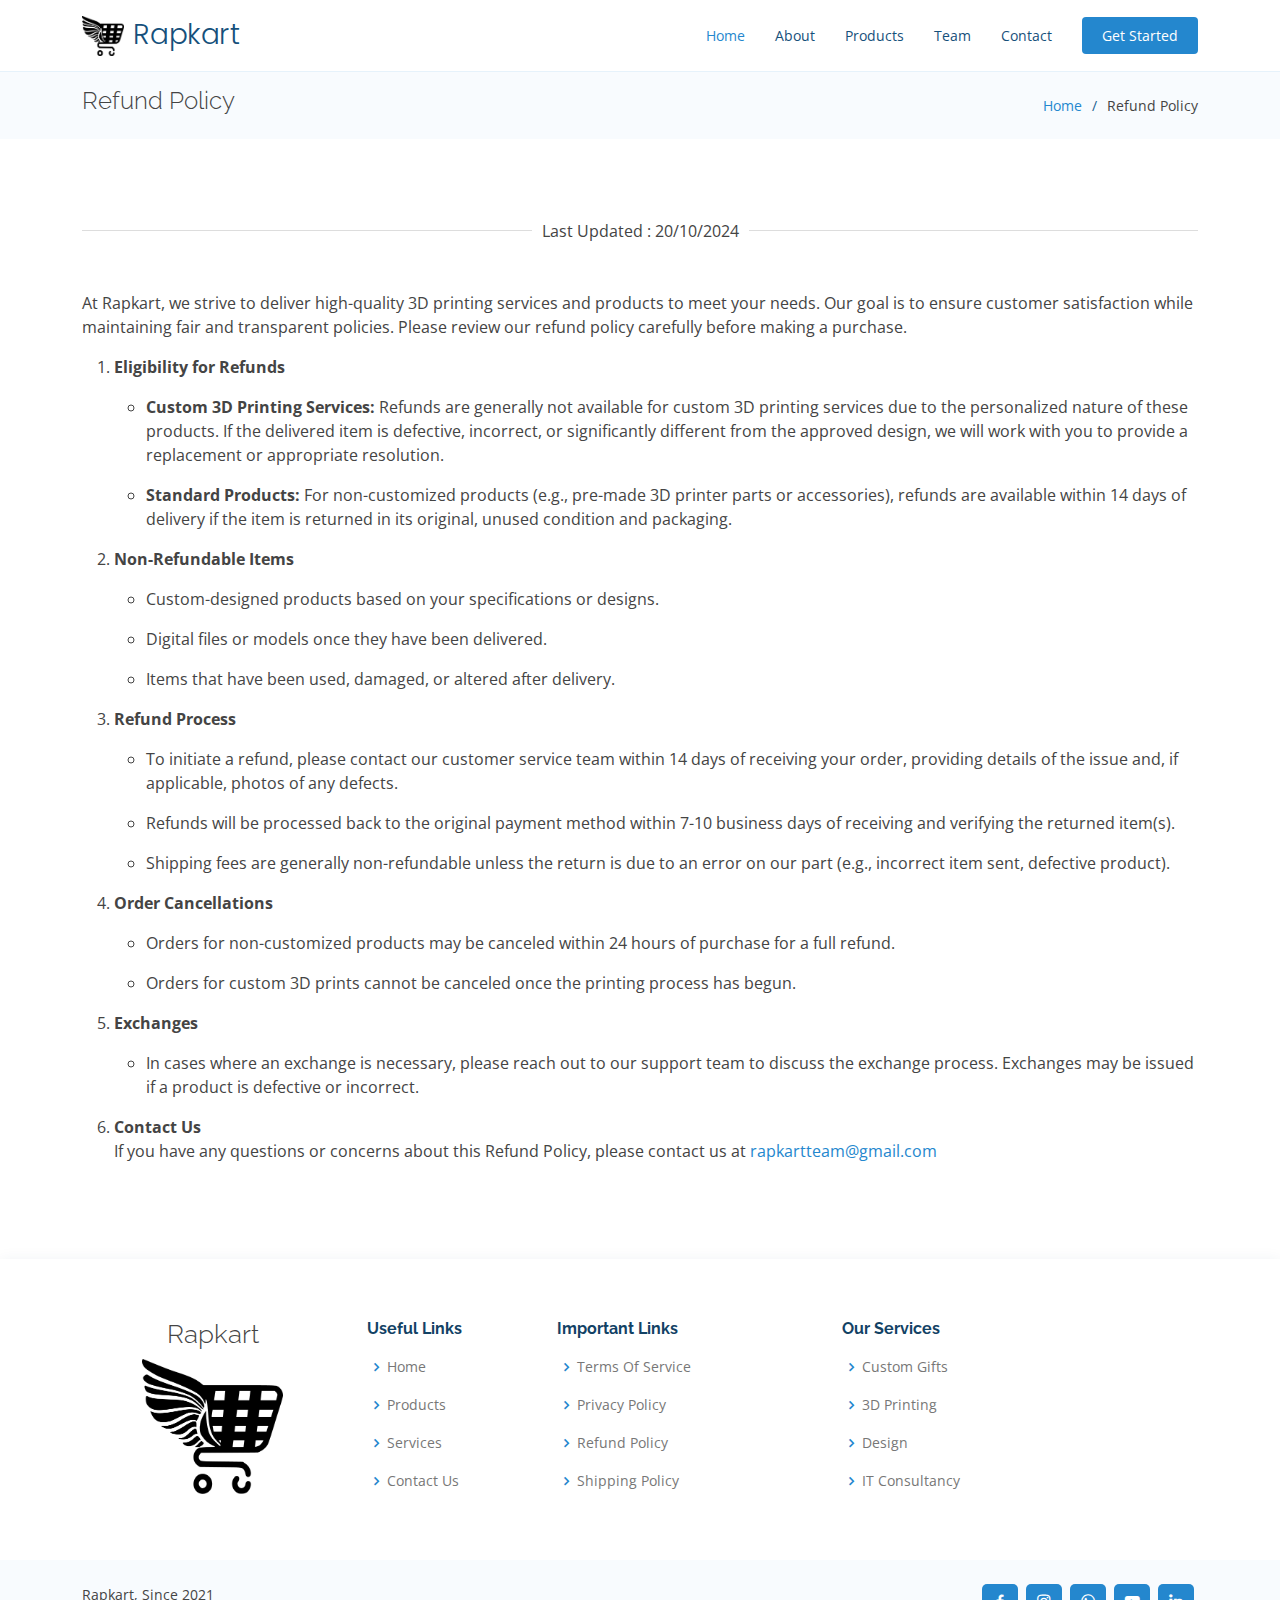
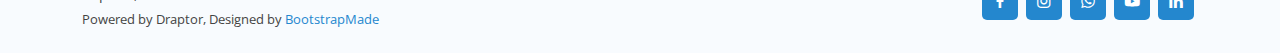
<file: refund-policy.html>
<!DOCTYPE html>
<html lang="en">

<head>
  <meta charset="utf-8">
  <meta content="width=device-width, initial-scale=1.0" name="viewport">

  <title>Rapkart | Refund Policy</title>
  <meta content="" name="description">
  <meta content="" name="keywords">

  <!-- Favicons -->
  <link href="assets/img/favicon.ico" rel="icon">
  <link href="assets/img/favicon.png" rel="icon">
  <link href="assets/img/apple-touch-icon.png" rel="apple-touch-icon">

  <link sizes="180x180" href="assets/img/apple-touch-icon-180x180.png" rel="apple-touch-icon">
  <link sizes="152x152" href="assets/img/apple-touch-icon-152x152.png" rel="apple-touch-icon">
  <link sizes="120x120" href="assets/img/apple-touch-icon-120x120.png" rel="apple-touch-icon">
  <link sizes="76x76" href="assets/img/apple-touch-icon-76x76.png" rel="apple-touch-icon">

  <!-- Google Fonts -->
  <link href="https://fonts.googleapis.com/css?family=Open+Sans:300,300i,400,400i,600,600i,700,700i|Raleway:300,300i,400,400i,500,500i,600,600i,700,700i|Poppins:300,300i,400,400i,500,500i,600,600i,700,700i" rel="stylesheet">

  <!-- Vendor CSS Files -->
  <link href="assets/vendor/aos/aos.css" rel="stylesheet">
  <link href="assets/vendor/bootstrap/css/bootstrap.min.css" rel="stylesheet">
  <link href="assets/vendor/bootstrap-icons/bootstrap-icons.css" rel="stylesheet">
  <link href="assets/vendor/boxicons/css/boxicons.min.css" rel="stylesheet">
  <link href="assets/vendor/glightbox/css/glightbox.min.css" rel="stylesheet">
  <link href="assets/vendor/remixicon/remixicon.css" rel="stylesheet">
  <link href="assets/vendor/swiper/swiper-bundle.min.css" rel="stylesheet">

  <!-- Template Main CSS File -->
  <link href="assets/css/style.css" rel="stylesheet">

</head>

<body>

  <!-- ======= Header ======= -->
  <header id="header" class="fixed-top header-scrolled">
    <div class="container d-flex align-items-center justify-content-between">

      
      <h1 class="logo">
        <a href="index.html" class="logo"><img src="assets/img/logo_transparent.png" alt="" class="img-fluid"></a>
        <a href="index.html">Rapkart</a>
      </h1>
      <!-- Uncomment below if you prefer to use an image logo -->
      

      <nav id="navbar" class="navbar">
        <ul>
          <li><a class="nav-link scrollto active" href="./index.html#hero">Home</a></li>
          <li><a class="nav-link scrollto" href="./index.html#about">About</a></li>
          <!-- <li><a class="nav-link scrollto" href="#services">Services</a></li> -->
          <li><a class="nav-link scrollto o" href="./index.html#portfolio">Products</a></li>
          <li><a class="nav-link scrollto" href="./index.html#team">Team</a></li>
          <li><a class="nav-link scrollto" href="./index.html#contact">Contact</a></li>
          <li><a class="getstarted scrollto" href="./index.html#about">Get Started</a></li>
        </ul>
        <i class="bi bi-list mobile-nav-toggle"></i>
      </nav><!-- .navbar -->

    </div>
  </header><!-- End Header -->

  <main id="main">

    <!-- ======= Breadcrumbs ======= -->
    <section class="breadcrumbs">
      <div class="container">

        <div class="d-flex justify-content-between align-items-center">
          <h2>Refund Policy</h2>
          <ol>
            <li><a href="index.html">Home</a></li>
            <li>Refund Policy</li>
          </ol>
        </div>

      </div>
    </section><!-- End Breadcrumbs -->

    <section class="inner-page">
      <div class="container">
        <div class="hr-with-text mb-5">
          <span>Last Updated : 20/10/2024</span>
        </div>
        <p>
          At Rapkart, we strive to deliver high-quality 3D printing 
          services and products to meet your needs. Our goal is to 
          ensure customer satisfaction while maintaining fair and 
          transparent policies. Please review our refund policy 
          carefully before making a purchase.

          <ol>

            <li>
              <p>
                <strong>Eligibility for Refunds</strong><br/>
                <ul>
                  <li>
                    <p><strong>Custom 3D Printing Services: </strong>Refunds are generally not available 
                      for custom 3D printing services due to the personalized 
                      nature of these products. If the delivered item is 
                      defective, incorrect, or significantly different from 
                      the approved design, we will work with you to provide 
                      a replacement or appropriate resolution.</p>
                  </li>
                  <li>
                    <p>
                      <strong>Standard Products: </strong>For non-customized 
                      products (e.g., pre-made 3D printer parts or accessories), 
                      refunds are available within 14 days of delivery if the 
                      item is returned in its original, unused condition and 
                      packaging.
                    </p>
                  </li>
                </ul>
              </p>
            </li>

            <li>
              <p>
                <strong>Non-Refundable Items</strong><br/>
                <ul>
                  <li>
                    <p>
                      Custom-designed products based on your specifications or designs.
                    </p>
                  </li>
                  <li>
                    <p>
                      Digital files or models once they have been delivered.
                    </p>
                  </li>
                  <li>
                    <p>
                      Items that have been used, damaged, or altered after delivery.
                    </p>
                  </li>
                </ul>
              </p>
            </li>

            <li>
              <p>
                <strong>Refund Process</strong><br/>
                <ul>
                  <li>
                    <p>
                      To initiate a refund, please contact our customer 
                      service team within 14 days of receiving your order, 
                      providing details of the issue and, if applicable, 
                      photos of any defects.
                    </p>
                  </li>
                  <li>
                    <p>
                      Refunds will be processed back to the original payment method 
                      within 7-10 business days of receiving and verifying the 
                      returned item(s).
                    </p>
                  </li>
                  <li>
                    <p>
                      Shipping fees are generally non-refundable unless the return
                      is due to an error on our part 
                      (e.g., incorrect item sent, defective product).
                    </p>
                  </li>
                </ul>
              </p>
            </li>
          
            <li>

              <p>
                <strong>Order Cancellations</strong><br/>
                <ul>
                  <li>
                    <p>
                      Orders for non-customized products may be canceled within 24 hours of purchase for a full refund.
                    </p>
                  </li>
                  <li>
                    <p>
                      Orders for custom 3D prints cannot be canceled once the printing process has begun.
                    </p>
                  </li>
                </ul>
              </p>

            </li>

            <li>
              <p>
                <strong>Exchanges</strong><br/>
                <ul>
                  <li>
                    <p>In cases where an exchange is necessary, please reach out to our support team to discuss 
                      the exchange process. Exchanges may be issued if a product is defective or incorrect.</p>
                  </li>
                </ul>
              </p>
            </li>

            <li>
              <p>
                <strong>Contact Us</strong><br/>If you have any questions or concerns about this Refund Policy, please contact us at <a href="mailto:rapkartteam@gmail.com">rapkartteam@gmail.com</a>
              </p>
            </li>
          
          </ol>
        </p>
      </div>
    </section>

  </main><!-- End #main -->

  <!-- ======= Footer ======= -->
  <footer id="footer">

    <div class="footer-top">
      <div class="container">
        <div class="row">

          <div class="col-lg-3 col-md-6 footer-contact d-flex flex-column align-items-center">
            <h3 class="text-center">Rapkart</h3>
            <img src="assets/img/logo_transparent.png" class="img-fluid footer-logo" alt="Responsive image" />
          </div>

          <div class="col-lg-2 col-md-6 footer-links">
            <h4>Useful Links</h4>
            <ul>
              <li><i class="bx bx-chevron-right"></i> <a href="./index.html">Home</a></li>
              <li><i class="bx bx-chevron-right"></i> <a href="./index.html#about-video">Products</a></li>
              <li><i class="bx bx-chevron-right"></i> <a href="./index.html#portfolio">Services</a></li>
              <li><i class="bx bx-chevron-right"></i> <a href="./index.html#contact">Contact Us</a></li>
            </ul>
          </div>

          <div class="col-lg-3 col-md-6 footer-links">
            <h4>Important Links</h4>
            <ul>
              <li><i class="bx bx-chevron-right"></i> <a target="_blank" href="./terms-service.html">Terms Of Service</a></li>
              <li><i class="bx bx-chevron-right"></i> <a target="_blank" href="./privacy-policy.html">Privacy Policy</a></li>
              <li><i class="bx bx-chevron-right"></i> <a target="_blank" href="./refund-policy.html">Refund Policy</a></li>
              <li><i class="bx bx-chevron-right"></i> <a target="_blank" href="./shipping-policy.html">Shipping Policy</a></li>
            </ul>
          </div>

          <div class="col-lg-3 col-md-6 footer-links">
            <h4>Our Services</h4>
            <ul>
              <li><i class="bx bx-chevron-right"></i> <a href="javascript:void(0);">Custom Gifts</a></li>
              <li><i class="bx bx-chevron-right"></i> <a href="javascript:void(0);">3D Printing</a></li>
              <li><i class="bx bx-chevron-right"></i> <a href="javascript:void(0);">Design</a></li>
              <li><i class="bx bx-chevron-right"></i> <a href="javascript:void(0);">IT Consultancy</a></li>
            </ul>
          </div>

        </div>
      </div>
    </div>

    <div class="container d-md-flex py-4">

      <div class="me-md-auto text-center text-md-start">
        <div class="copyright">
          <!-- © Copyright <strong><span>Rapkart</span></strong>. All Rights Reserved -->
          Rapkart, Since 2021
        </div>
        <div class="credits">
          <!-- All the links in the footer should remain intact. -->
          <!-- You can delete the links only if you purchased the pro version. -->
          <!-- Licensing information: https://bootstrapmade.com/license/ -->
          <!-- Purchase the pro version with working PHP/AJAX contact form: https://bootstrapmade.com/onepage-multipurpose-bootstrap-template/ -->
          Powered by Draptor, Designed by <a href="https://bootstrapmade.com/">BootstrapMade</a>
        </div>
      </div>
      <div class="social-links text-center text-md-right pt-3 pt-md-0">
        <!-- <a href="#" class="twitter"><i class="bx bxl-twitter"></i></a> -->
        <a target="_blank" href="https://www.facebook.com/rapkart.in" class="facebook"><i class="bx bxl-facebook"></i></a>
        <a target="_blank" href="https://www.instagram.com/rapkart_3dprinting/" class="instagram"><i class="bx bxl-instagram"></i></a>
        <a target="_blank" href="https://wa.me/918971356468?text=WELCOME10" class="whatsapp"><i class="bx bxl-whatsapp"></i></a>
        <a target="_blank" href="https://www.youtube.com/@rapkart3dprinting" class="youtube"><i class="bx bxl-youtube" ></i></a>
        <a target="_blank" href="https://www.linkedin.com/in/rapkart-3dprinting/" class="linkedin"><i class="bx bxl-linkedin"></i></a>
        <!-- <a href="#" class="google-plus"><i class="bx bxl-skype"></i></a> -->
      </div>
    </div>
  </footer><!-- End Footer -->

  <div id="preloader"></div>
  <a href="#" class="back-to-top d-flex align-items-center justify-content-center"><i class="bi bi-arrow-up-short"></i></a>

  <!-- Vendor JS Files -->
  <script src="assets/vendor/purecounter/purecounter_vanilla.js"></script>
  <script src="assets/vendor/aos/aos.js"></script>
  <script src="assets/vendor/bootstrap/js/bootstrap.bundle.min.js"></script>
  <script src="assets/vendor/glightbox/js/glightbox.min.js"></script>
  <script src="assets/vendor/isotope-layout/isotope.pkgd.min.js"></script>
  <script src="assets/vendor/swiper/swiper-bundle.min.js"></script>
  <script src="assets/vendor/php-email-form/validate.js"></script>

  <!-- Template Main JS File -->
  <script src="assets/js/main.js"></script>

</body>

</html>
</file>
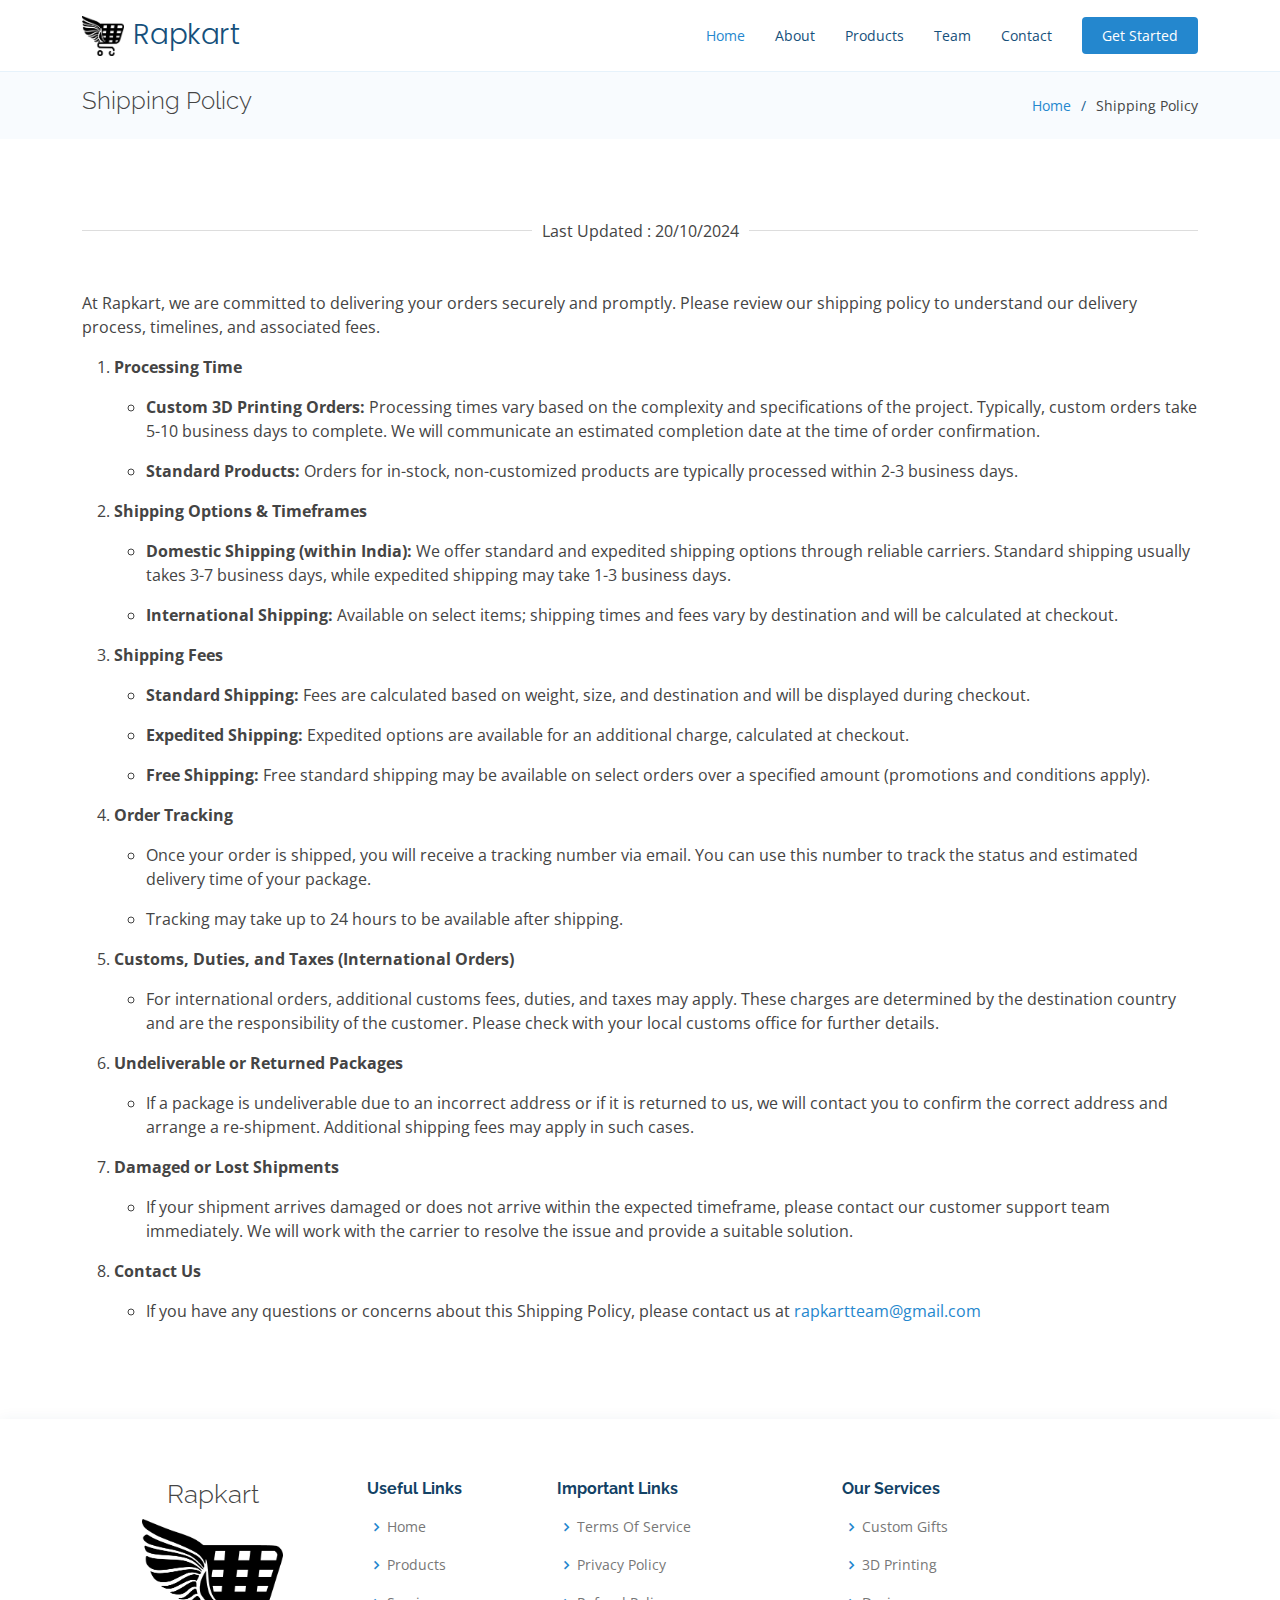
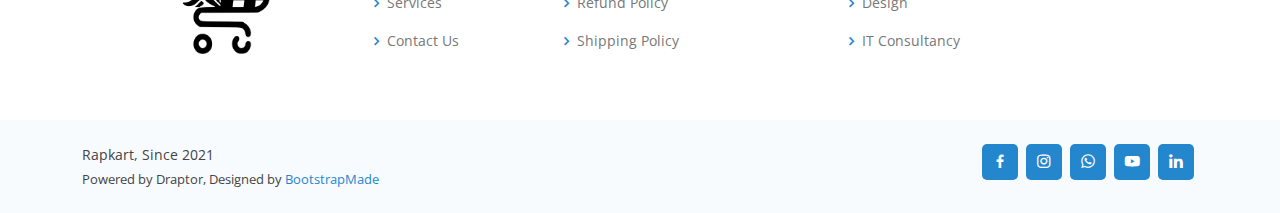
<file: shipping-policy.html>
<!DOCTYPE html>
<html lang="en">

<head>
  <meta charset="utf-8">
  <meta content="width=device-width, initial-scale=1.0" name="viewport">

  <title>Rapkart | Shipping Policy</title>
  <meta content="" name="description">
  <meta content="" name="keywords">

  <!-- Favicons -->
  <link href="assets/img/favicon.ico" rel="icon">
  <link href="assets/img/favicon.png" rel="icon">
  <link href="assets/img/apple-touch-icon.png" rel="apple-touch-icon">

  <link sizes="180x180" href="assets/img/apple-touch-icon-180x180.png" rel="apple-touch-icon">
  <link sizes="152x152" href="assets/img/apple-touch-icon-152x152.png" rel="apple-touch-icon">
  <link sizes="120x120" href="assets/img/apple-touch-icon-120x120.png" rel="apple-touch-icon">
  <link sizes="76x76" href="assets/img/apple-touch-icon-76x76.png" rel="apple-touch-icon">

  <!-- Google Fonts -->
  <link href="https://fonts.googleapis.com/css?family=Open+Sans:300,300i,400,400i,600,600i,700,700i|Raleway:300,300i,400,400i,500,500i,600,600i,700,700i|Poppins:300,300i,400,400i,500,500i,600,600i,700,700i" rel="stylesheet">

  <!-- Vendor CSS Files -->
  <link href="assets/vendor/aos/aos.css" rel="stylesheet">
  <link href="assets/vendor/bootstrap/css/bootstrap.min.css" rel="stylesheet">
  <link href="assets/vendor/bootstrap-icons/bootstrap-icons.css" rel="stylesheet">
  <link href="assets/vendor/boxicons/css/boxicons.min.css" rel="stylesheet">
  <link href="assets/vendor/glightbox/css/glightbox.min.css" rel="stylesheet">
  <link href="assets/vendor/remixicon/remixicon.css" rel="stylesheet">
  <link href="assets/vendor/swiper/swiper-bundle.min.css" rel="stylesheet">

  <!-- Template Main CSS File -->
  <link href="assets/css/style.css" rel="stylesheet">

</head>

<body>

  <!-- ======= Header ======= -->
  <header id="header" class="fixed-top header-scrolled">
    <div class="container d-flex align-items-center justify-content-between">

      
      <h1 class="logo">
        <a href="index.html" class="logo"><img src="assets/img/logo_transparent.png" alt="" class="img-fluid"></a>
        <a href="index.html">Rapkart</a>
      </h1>
      <!-- Uncomment below if you prefer to use an image logo -->
      

      <nav id="navbar" class="navbar">
        <ul>
          <li><a class="nav-link scrollto active" href="./index.html#hero">Home</a></li>
          <li><a class="nav-link scrollto" href="./index.html#about">About</a></li>
          <!-- <li><a class="nav-link scrollto" href="#services">Services</a></li> -->
          <li><a class="nav-link scrollto o" href="./index.html#portfolio">Products</a></li>
          <li><a class="nav-link scrollto" href="./index.html#team">Team</a></li>
          <li><a class="nav-link scrollto" href="./index.html#contact">Contact</a></li>
          <li><a class="getstarted scrollto" href="./index.html#about">Get Started</a></li>
        </ul>
        <i class="bi bi-list mobile-nav-toggle"></i>
      </nav><!-- .navbar -->

    </div>
  </header><!-- End Header -->

  <main id="main">

    <!-- ======= Breadcrumbs ======= -->
    <section class="breadcrumbs">
      <div class="container">

        <div class="d-flex justify-content-between align-items-center">
          <h2>Shipping Policy</h2>
          <ol>
            <li><a href="index.html">Home</a></li>
            <li>Shipping Policy</li>
          </ol>
        </div>

      </div>
    </section><!-- End Breadcrumbs -->

    <section class="inner-page">
      <div class="container">
        <div class="hr-with-text mb-5">
          <span>Last Updated : 20/10/2024</span>
        </div>
        <p>
          At Rapkart, we are committed to delivering your orders securely and 
          promptly. Please review our shipping policy to understand our 
          delivery process, timelines, and associated fees.

          <ol>

            <li>
              <p>
                <strong>Processing Time</strong><br/>
                <ul>
                  <li><p>
                    <strong>Custom 3D Printing Orders: </strong> Processing times vary based on the 
                    complexity and specifications of the project. Typically, custom orders take 
                    5-10 business days to complete. We will communicate an estimated completion 
                    date at the time of order confirmation.</p>
                  </li>
                  <li><p>
                    <strong>Standard Products: </strong> Orders for in-stock, non-customized products 
                    are typically processed within 2-3 business days.</p>
                  </li>
                </ul>
              </p>
            </li>

            <li>
              <p>
                <strong>Shipping Options & Timeframes</strong><br/>
                <ul>
                  <li>
                    <p><strong>Domestic Shipping (within India): </strong> We offer standard and expedited 
                    shipping options through reliable carriers. Standard shipping usually takes 
                    3-7 business days, while expedited shipping may take 1-3 business days.</p>
                  </li>
                  <li>
                    <p><strong>International Shipping: </strong> Available on select items; 
                    shipping times and fees vary by destination and will be calculated at checkout.</p>
                  </li>
                </ul>
              </p>
            </li>

            <li>
              <p>
                <strong>Shipping Fees</strong><br/>
                <ul>
                  <li>
                    <p><strong>Standard Shipping: </strong>Fees are calculated based on weight, 
                    size, and destination and will be displayed during checkout.</p>
                  </li>
                  <li>
                    <p><strong>Expedited Shipping: </strong>Expedited options are available for an 
                    additional charge, calculated at checkout.</p>
                  </li>
                  <li>
                    <p><strong>Free Shipping: </strong>Free standard shipping may be available on 
                      select orders over a specified amount (promotions and conditions apply).</p>
                  </li>
                </ul>
              </p>
            </li>

            <li>
              <p>
                <strong>Order Tracking</strong><br/>
                <ul>
                  <li>
                    <p>Once your order is shipped, you will receive a tracking number via email. 
                      You can use this number to track the status and estimated delivery time of your package.</p>
                  </li>
                  <li>
                    <p>Tracking may take up to 24 hours to be available after shipping.</p>
                  </li>
                  
                </ul>
              </p>
            </li>

            <li>
              <p>
                <strong>Customs, Duties, and Taxes (International Orders)</strong><br/>
                <ul>
                  <li>
                    <p>
                      For international orders, additional customs fees, duties, and taxes may apply. 
                      These charges are determined by the destination country and are the responsibility 
                      of the customer. Please check with your local customs office for further details.
                    </p>
                  </li>
                                    
                </ul>
              </p>
            </li>

            <li>
              <p>
                <strong>Undeliverable or Returned Packages</strong><br/>
                <ul>
                  <li>
                    <p>
                      If a package is undeliverable due to an incorrect address or if it is 
                      returned to us, we will contact you to confirm the correct address and
                       arrange a re-shipment. Additional shipping fees may apply in such cases.
                    </p>
                  </li>
                                    
                </ul>
              </p>
            </li>

            <li>
              <p>
                <strong>Damaged or Lost Shipments</strong><br/>
                <ul>
                  <li>
                    <p>
                      If your shipment arrives damaged or does not arrive within the expected 
                      timeframe, please contact our customer support team immediately. 
                      We will work with the carrier to resolve the issue and provide a 
                      suitable solution.
                    </p>
                  </li>
                                    
                </ul>
              </p>
            </li>

            <li>
              <p>
                <strong>Contact Us</strong><br/>
                <ul>
                  <li>
                    <p>
                      If you have any questions or concerns about this Shipping Policy, please contact us at <a href="mailto:rapkartteam@gmail.com">rapkartteam@gmail.com</a>
                    </p>
                  </li>
                                    
                </ul>
              </p>
            </li>

          </ol>
        </p>
      </div>
    </section>

  </main><!-- End #main -->

  <!-- ======= Footer ======= -->
  <footer id="footer">

    <div class="footer-top">
      <div class="container">
        <div class="row">

          <div class="col-lg-3 col-md-6 footer-contact d-flex flex-column align-items-center">
            <h3 class="text-center">Rapkart</h3>
            <img src="assets/img/logo_transparent.png" class="img-fluid footer-logo" alt="Responsive image" />
          </div>

          <div class="col-lg-2 col-md-6 footer-links">
            <h4>Useful Links</h4>
            <ul>
              <li><i class="bx bx-chevron-right"></i> <a href="./index.html">Home</a></li>
              <li><i class="bx bx-chevron-right"></i> <a href="./index.html#about-video">Products</a></li>
              <li><i class="bx bx-chevron-right"></i> <a href="./index.html#portfolio">Services</a></li>
              <li><i class="bx bx-chevron-right"></i> <a href="./index.html#contact">Contact Us</a></li>
            </ul>
          </div>

          <div class="col-lg-3 col-md-6 footer-links">
            <h4>Important Links</h4>
            <ul>
              <li><i class="bx bx-chevron-right"></i> <a target="_blank" href="./terms-service.html">Terms Of Service</a></li>
              <li><i class="bx bx-chevron-right"></i> <a target="_blank" href="./privacy-policy.html">Privacy Policy</a></li>
              <li><i class="bx bx-chevron-right"></i> <a target="_blank" href="./refund-policy.html">Refund Policy</a></li>
              <li><i class="bx bx-chevron-right"></i> <a target="_blank" href="./shipping-policy.html">Shipping Policy</a></li>
            </ul>
          </div>

          <div class="col-lg-3 col-md-6 footer-links">
            <h4>Our Services</h4>
            <ul>
              <li><i class="bx bx-chevron-right"></i> <a href="javascript:void(0);">Custom Gifts</a></li>
              <li><i class="bx bx-chevron-right"></i> <a href="javascript:void(0);">3D Printing</a></li>
              <li><i class="bx bx-chevron-right"></i> <a href="javascript:void(0);">Design</a></li>
              <li><i class="bx bx-chevron-right"></i> <a href="javascript:void(0);">IT Consultancy</a></li>
            </ul>
          </div>

        </div>
      </div>
    </div>

    <div class="container d-md-flex py-4">

      <div class="me-md-auto text-center text-md-start">
        <div class="copyright">
          <!-- © Copyright <strong><span>Rapkart</span></strong>. All Rights Reserved -->
          Rapkart, Since 2021
        </div>
        <div class="credits">
          <!-- All the links in the footer should remain intact. -->
          <!-- You can delete the links only if you purchased the pro version. -->
          <!-- Licensing information: https://bootstrapmade.com/license/ -->
          <!-- Purchase the pro version with working PHP/AJAX contact form: https://bootstrapmade.com/onepage-multipurpose-bootstrap-template/ -->
          Powered by Draptor, Designed by <a href="https://bootstrapmade.com/">BootstrapMade</a>
        </div>
      </div>
      <div class="social-links text-center text-md-right pt-3 pt-md-0">
        <!-- <a href="#" class="twitter"><i class="bx bxl-twitter"></i></a> -->
        <a target="_blank" href="https://www.facebook.com/rapkart.in" class="facebook"><i class="bx bxl-facebook"></i></a>
        <a target="_blank" href="https://www.instagram.com/rapkart_3dprinting/" class="instagram"><i class="bx bxl-instagram"></i></a>
        <a target="_blank" href="https://wa.me/918971356468?text=WELCOME10" class="whatsapp"><i class="bx bxl-whatsapp"></i></a>
        <a target="_blank" href="https://www.youtube.com/@rapkart3dprinting" class="youtube"><i class="bx bxl-youtube" ></i></a>
        <a target="_blank" href="https://www.linkedin.com/in/rapkart-3dprinting/" class="linkedin"><i class="bx bxl-linkedin"></i></a>
        <!-- <a href="#" class="google-plus"><i class="bx bxl-skype"></i></a> -->
      </div>
    </div>
  </footer><!-- End Footer -->

  <div id="preloader"></div>
  <a href="#" class="back-to-top d-flex align-items-center justify-content-center"><i class="bi bi-arrow-up-short"></i></a>

  <!-- Vendor JS Files -->
  <script src="assets/vendor/purecounter/purecounter_vanilla.js"></script>
  <script src="assets/vendor/aos/aos.js"></script>
  <script src="assets/vendor/bootstrap/js/bootstrap.bundle.min.js"></script>
  <script src="assets/vendor/glightbox/js/glightbox.min.js"></script>
  <script src="assets/vendor/isotope-layout/isotope.pkgd.min.js"></script>
  <script src="assets/vendor/swiper/swiper-bundle.min.js"></script>
  <script src="assets/vendor/php-email-form/validate.js"></script>

  <!-- Template Main JS File -->
  <script src="assets/js/main.js"></script>

</body>

</html>
</file>
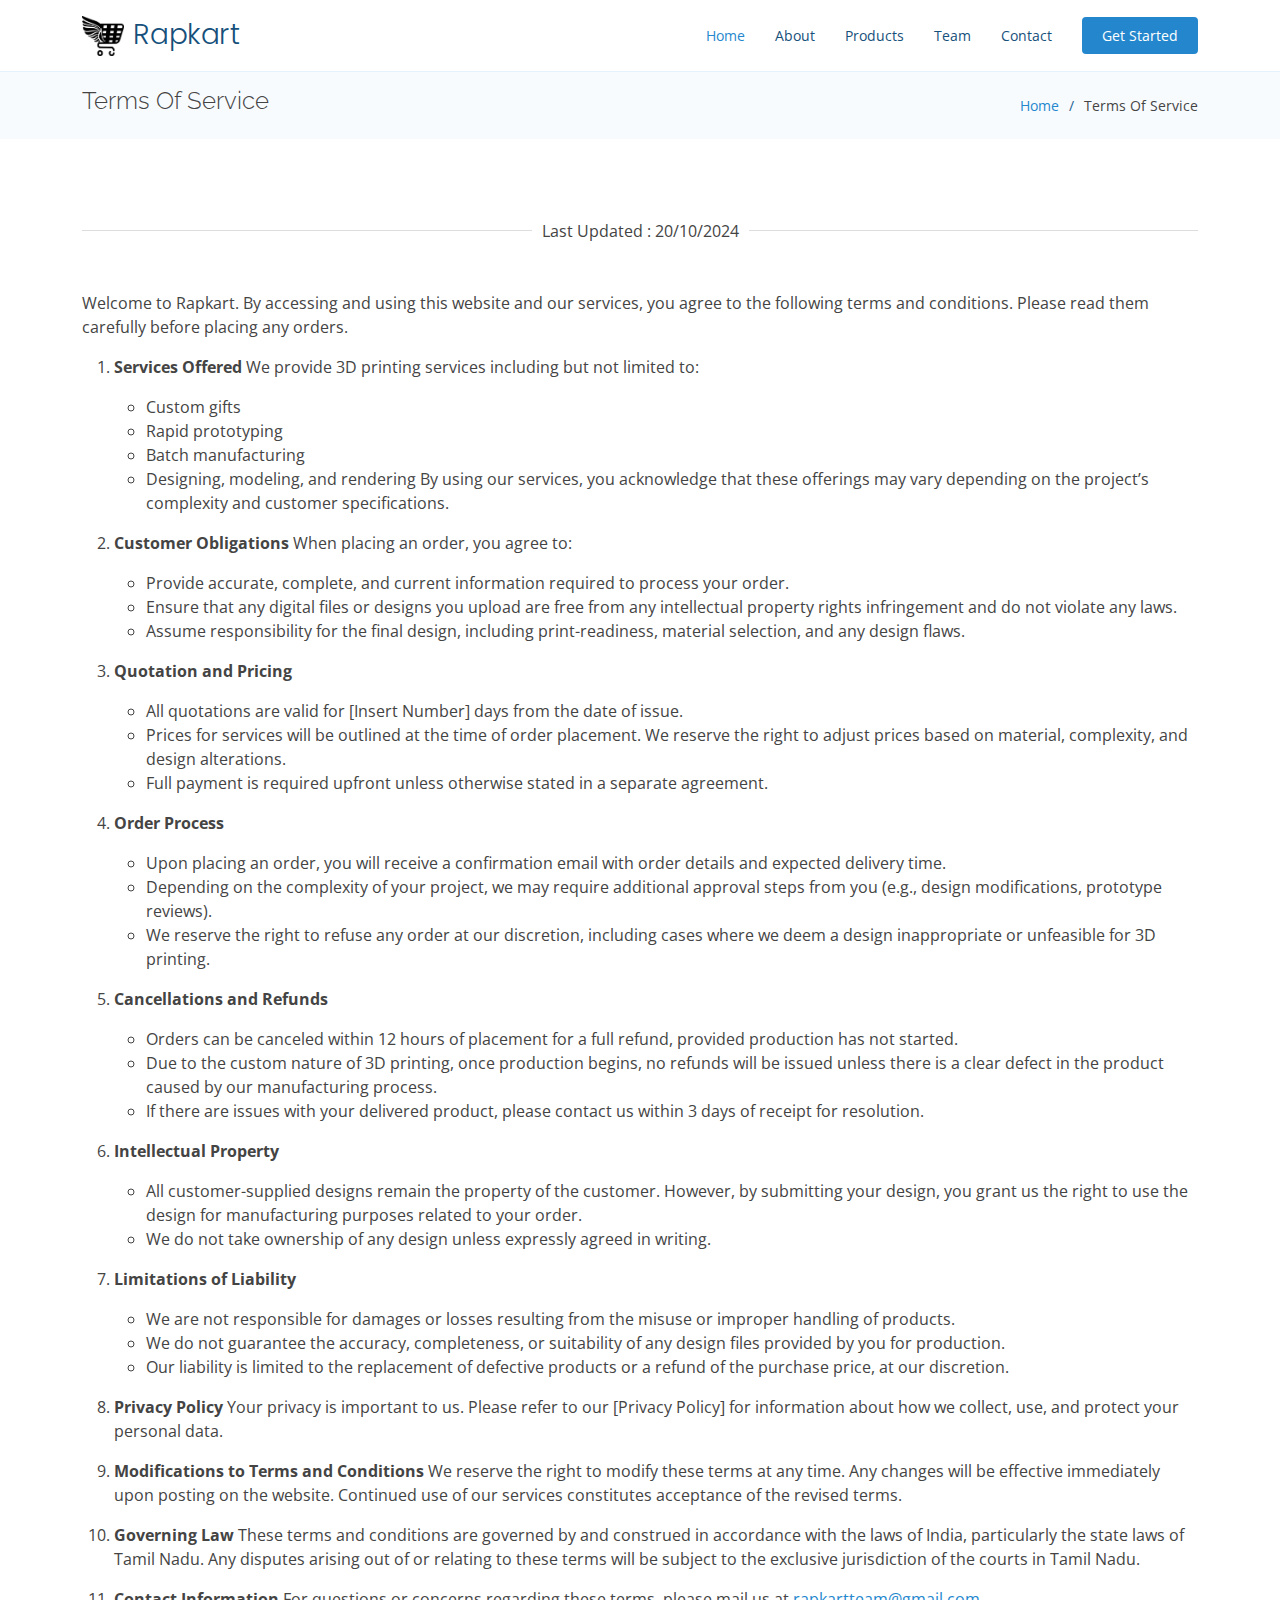
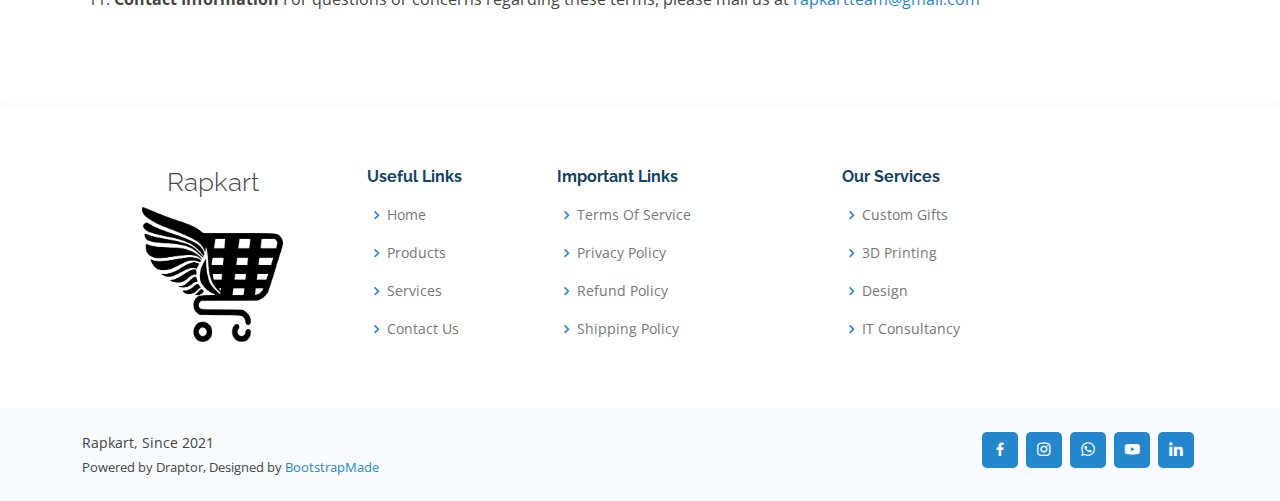
<file: terms-service.html>
<!DOCTYPE html>
<html lang="en">

<head>
  <meta charset="utf-8">
  <meta content="width=device-width, initial-scale=1.0" name="viewport">

  <title>Rapkart | Terms Of Service</title>
  <meta content="" name="description">
  <meta content="" name="keywords">

  <!-- Favicons -->
  <link href="assets/img/favicon.ico" rel="icon">
  <link href="assets/img/favicon.png" rel="icon">
  <link href="assets/img/apple-touch-icon.png" rel="apple-touch-icon">

  <link sizes="180x180" href="assets/img/apple-touch-icon-180x180.png" rel="apple-touch-icon">
  <link sizes="152x152" href="assets/img/apple-touch-icon-152x152.png" rel="apple-touch-icon">
  <link sizes="120x120" href="assets/img/apple-touch-icon-120x120.png" rel="apple-touch-icon">
  <link sizes="76x76" href="assets/img/apple-touch-icon-76x76.png" rel="apple-touch-icon">

  <!-- Google Fonts -->
  <link href="https://fonts.googleapis.com/css?family=Open+Sans:300,300i,400,400i,600,600i,700,700i|Raleway:300,300i,400,400i,500,500i,600,600i,700,700i|Poppins:300,300i,400,400i,500,500i,600,600i,700,700i" rel="stylesheet">

  <!-- Vendor CSS Files -->
  <link href="assets/vendor/aos/aos.css" rel="stylesheet">
  <link href="assets/vendor/bootstrap/css/bootstrap.min.css" rel="stylesheet">
  <link href="assets/vendor/bootstrap-icons/bootstrap-icons.css" rel="stylesheet">
  <link href="assets/vendor/boxicons/css/boxicons.min.css" rel="stylesheet">
  <link href="assets/vendor/glightbox/css/glightbox.min.css" rel="stylesheet">
  <link href="assets/vendor/remixicon/remixicon.css" rel="stylesheet">
  <link href="assets/vendor/swiper/swiper-bundle.min.css" rel="stylesheet">

  <!-- Template Main CSS File -->
  <link href="assets/css/style.css" rel="stylesheet">

</head>

<body>

  <!-- ======= Header ======= -->
  <header id="header" class="fixed-top header-scrolled">
    <div class="container d-flex align-items-center justify-content-between">

      
      <h1 class="logo">
        <a href="index.html" class="logo"><img src="assets/img/logo_transparent.png" alt="" class="img-fluid"></a>
        <a href="index.html">Rapkart</a>
      </h1>
      <!-- Uncomment below if you prefer to use an image logo -->
      

      <nav id="navbar" class="navbar">
        <ul>
          <li><a class="nav-link scrollto active" href="./index.html#hero">Home</a></li>
          <li><a class="nav-link scrollto" href="./index.html#about">About</a></li>
          <!-- <li><a class="nav-link scrollto" href="#services">Services</a></li> -->
          <li><a class="nav-link scrollto o" href="./index.html#portfolio">Products</a></li>
          <li><a class="nav-link scrollto" href="./index.html#team">Team</a></li>
          <li><a class="nav-link scrollto" href="./index.html#contact">Contact</a></li>
          <li><a class="getstarted scrollto" href="./index.html#about">Get Started</a></li>
        </ul>
        <i class="bi bi-list mobile-nav-toggle"></i>
      </nav><!-- .navbar -->

    </div>
  </header><!-- End Header -->

  <main id="main">

    <!-- ======= Breadcrumbs ======= -->
    <section class="breadcrumbs">
      <div class="container">

        <div class="d-flex justify-content-between align-items-center">
          <h2>Terms Of Service</h2>
          <ol>
            <li><a href="index.html">Home</a></li>
            <li>Terms Of Service</li>
          </ol>
        </div>

      </div>
    </section><!-- End Breadcrumbs -->

    <section class="inner-page">
      <div class="container">
        <div class="hr-with-text mb-5">
          <span>Last Updated : 20/10/2024</span>
        </div>
        <p>
          Welcome to Rapkart. By accessing and using this website and our services, 
          you agree to the following terms and conditions. Please read them carefully before placing any orders.

          <ol>

            <li>
              <p>
                <strong>Services Offered </strong>We provide 3D printing services including but not limited to:
                <ul>
                  <li>Custom gifts</li>
                  <li>Rapid prototyping</li>
                  <li>Batch manufacturing</li>
                  <li>Designing, modeling, and rendering By using our services, you acknowledge that 
                    these offerings may vary depending on the project’s complexity and customer 
                    specifications.</li>
                </ul>
              </p>  
            </li>

            <li>
              <p>
                <strong>Customer Obligations </strong>When placing an order, you agree to:
                <ul>
                  <li>Provide accurate, complete, and current information required to process your order.</li>
                  <li>
                    Ensure that any digital files or designs you upload are free from any intellectual property rights 
                    infringement and do not violate any laws.
                  </li>
                  <li>
                    Assume responsibility for the final design, including print-readiness, material 
                    selection, and any design flaws.
                  </li>
                </ul>
              </p>
            </li>

            <li>
              <p>
                <strong>Quotation and Pricing</strong>
                <ul>
                  <li>All quotations are valid for [Insert Number] days from the date of issue.</li>
                  <li>Prices for services will be outlined at the time of order placement. 
                    We reserve the right to adjust prices based on material, complexity, 
                    and design alterations.</li>
                  <li>Full payment is required upfront unless otherwise stated in a separate agreement.</li>
                </ul>
              </p>
            </li>

            <li>
              <p>
                <strong>Order Process</strong>
                <ul>
                  <li>Upon placing an order, you will receive a confirmation email with order details 
                    and expected delivery time.</li>
                  <li>
                    Depending on the complexity of your project, we may require additional approval steps 
                    from you (e.g., design modifications, prototype reviews).
                  </li>
                  <li>
                    We reserve the right to refuse any order at our discretion, including cases where we 
                    deem a design inappropriate or unfeasible for 3D printing.
                  </li>
                </ul>
              </p>
            </li>

            <li>
              <p>
                <strong>Cancellations and Refunds</strong>
                <ul>
                  <li>
                    Orders can be canceled within 12 hours of placement for a full refund, provided production has not started.
                  </li>
                  <li>
                    Due to the custom nature of 3D printing, once production begins, no refunds will be issued unless 
                    there is a clear defect in the product caused by our manufacturing process.
                  </li>
                  <li>
                    If there are issues with your delivered product, please contact us within 3 days of receipt for resolution.
                  </li>
                </ul>
              </p>
            </li>

            <li>
              <p>
                <strong>Intellectual Property</strong>
                <ul>
                  <li>All customer-supplied designs remain the property of the customer. However, 
                    by submitting your design, you grant us the right to use the design for manufacturing 
                    purposes related to your order.</li>
                  <li>
                    We do not take ownership of any design unless expressly agreed in writing.
                  </li>
                </ul>
              </p>
            </li>

            <li>
              <p>
                <strong>Limitations of Liability</strong>
                <ul>
                  <li>
                    We are not responsible for damages or losses resulting from the misuse or improper handling of products.
                  </li>
                  <li>
                    We do not guarantee the accuracy, completeness, or suitability of any design files provided by you for production.
                  </li>
                  <li>
                    Our liability is limited to the replacement of defective products or a refund of the purchase price, at our discretion.
                  </li>
                </ul>
              </p>
            </li>

            <li>
              <p>
                <strong>Privacy Policy </strong>Your privacy is important to us. Please refer to our [Privacy Policy] for information about how we collect, use, and protect your personal data.
              </p>
            </li>

            <li>
              <p>
                <strong>Modifications to Terms and Conditions </strong>We reserve the right to modify these 
                terms at any time. Any changes will be effective immediately upon posting on the website. 
                Continued use of our services constitutes acceptance of the revised terms.
              </p>
            </li>

            <li>
              <p>
                <strong>Governing Law </strong>These terms and conditions are governed by and construed 
                in accordance with the laws of India, particularly the state laws of Tamil Nadu. 
                Any disputes arising out of or relating to these terms will be subject to the 
                exclusive jurisdiction of the courts in Tamil Nadu.
              </p>
            </li>

            <li>
              <p>
                <strong>Contact Information </strong>For questions or concerns regarding these terms, please mail us at <a href="mailto:rapkartteam@gmail.com">rapkartteam@gmail.com</a>
              </p>
            </li>

          </ol>
        </p>
      </div>
    </section>

  </main><!-- End #main -->

  <!-- ======= Footer ======= -->
  <footer id="footer">

    <div class="footer-top">
      <div class="container">
        <div class="row">

          <div class="col-lg-3 col-md-6 footer-contact d-flex flex-column align-items-center">
            <h3 class="text-center">Rapkart</h3>
            <img src="assets/img/logo_transparent.png" class="img-fluid footer-logo" alt="Responsive image" />
          </div>

          <div class="col-lg-2 col-md-6 footer-links">
            <h4>Useful Links</h4>
            <ul>
              <li><i class="bx bx-chevron-right"></i> <a href="./index.html">Home</a></li>
              <li><i class="bx bx-chevron-right"></i> <a href="./index.html#about-video">Products</a></li>
              <li><i class="bx bx-chevron-right"></i> <a href="./index.html#portfolio">Services</a></li>
              <li><i class="bx bx-chevron-right"></i> <a href="./index.html#contact">Contact Us</a></li>
            </ul>
          </div>

          <div class="col-lg-3 col-md-6 footer-links">
            <h4>Important Links</h4>
            <ul>
              <li><i class="bx bx-chevron-right"></i> <a target="_blank" href="./terms-service.html">Terms Of Service</a></li>
              <li><i class="bx bx-chevron-right"></i> <a target="_blank" href="./privacy-policy.html">Privacy Policy</a></li>
              <li><i class="bx bx-chevron-right"></i> <a target="_blank" href="./refund-policy.html">Refund Policy</a></li>
              <li><i class="bx bx-chevron-right"></i> <a target="_blank" href="./shipping-policy.html">Shipping Policy</a></li>
            </ul>
          </div>

          <div class="col-lg-3 col-md-6 footer-links">
            <h4>Our Services</h4>
            <ul>
              <li><i class="bx bx-chevron-right"></i> <a href="javascript:void(0);">Custom Gifts</a></li>
              <li><i class="bx bx-chevron-right"></i> <a href="javascript:void(0);">3D Printing</a></li>
              <li><i class="bx bx-chevron-right"></i> <a href="javascript:void(0);">Design</a></li>
              <li><i class="bx bx-chevron-right"></i> <a href="javascript:void(0);">IT Consultancy</a></li>
            </ul>
          </div>

        </div>
      </div>
    </div>

    <div class="container d-md-flex py-4">

      <div class="me-md-auto text-center text-md-start">
        <div class="copyright">
          <!-- © Copyright <strong><span>Rapkart</span></strong>. All Rights Reserved -->
          Rapkart, Since 2021
        </div>
        <div class="credits">
          <!-- All the links in the footer should remain intact. -->
          <!-- You can delete the links only if you purchased the pro version. -->
          <!-- Licensing information: https://bootstrapmade.com/license/ -->
          <!-- Purchase the pro version with working PHP/AJAX contact form: https://bootstrapmade.com/onepage-multipurpose-bootstrap-template/ -->
          Powered by Draptor, Designed by <a href="https://bootstrapmade.com/">BootstrapMade</a>
        </div>
      </div>
      <div class="social-links text-center text-md-right pt-3 pt-md-0">
        <!-- <a href="#" class="twitter"><i class="bx bxl-twitter"></i></a> -->
        <a target="_blank" href="https://www.facebook.com/rapkart.in" class="facebook"><i class="bx bxl-facebook"></i></a>
        <a target="_blank" href="https://www.instagram.com/rapkart_3dprinting/" class="instagram"><i class="bx bxl-instagram"></i></a>
        <a target="_blank" href="https://wa.me/918971356468?text=WELCOME10" class="whatsapp"><i class="bx bxl-whatsapp"></i></a>
        <a target="_blank" href="https://www.youtube.com/@rapkart3dprinting" class="youtube"><i class="bx bxl-youtube" ></i></a>
        <a target="_blank" href="https://www.linkedin.com/in/rapkart-3dprinting/" class="linkedin"><i class="bx bxl-linkedin"></i></a>
        <!-- <a href="#" class="google-plus"><i class="bx bxl-skype"></i></a> -->
      </div>
    </div>
  </footer><!-- End Footer -->

  <div id="preloader"></div>
  <a href="#" class="back-to-top d-flex align-items-center justify-content-center"><i class="bi bi-arrow-up-short"></i></a>

  <!-- Vendor JS Files -->
  <script src="assets/vendor/purecounter/purecounter_vanilla.js"></script>
  <script src="assets/vendor/aos/aos.js"></script>
  <script src="assets/vendor/bootstrap/js/bootstrap.bundle.min.js"></script>
  <script src="assets/vendor/glightbox/js/glightbox.min.js"></script>
  <script src="assets/vendor/isotope-layout/isotope.pkgd.min.js"></script>
  <script src="assets/vendor/swiper/swiper-bundle.min.js"></script>
  <script src="assets/vendor/php-email-form/validate.js"></script>

  <!-- Template Main JS File -->
  <script src="assets/js/main.js"></script>

</body>

</html>
</file>
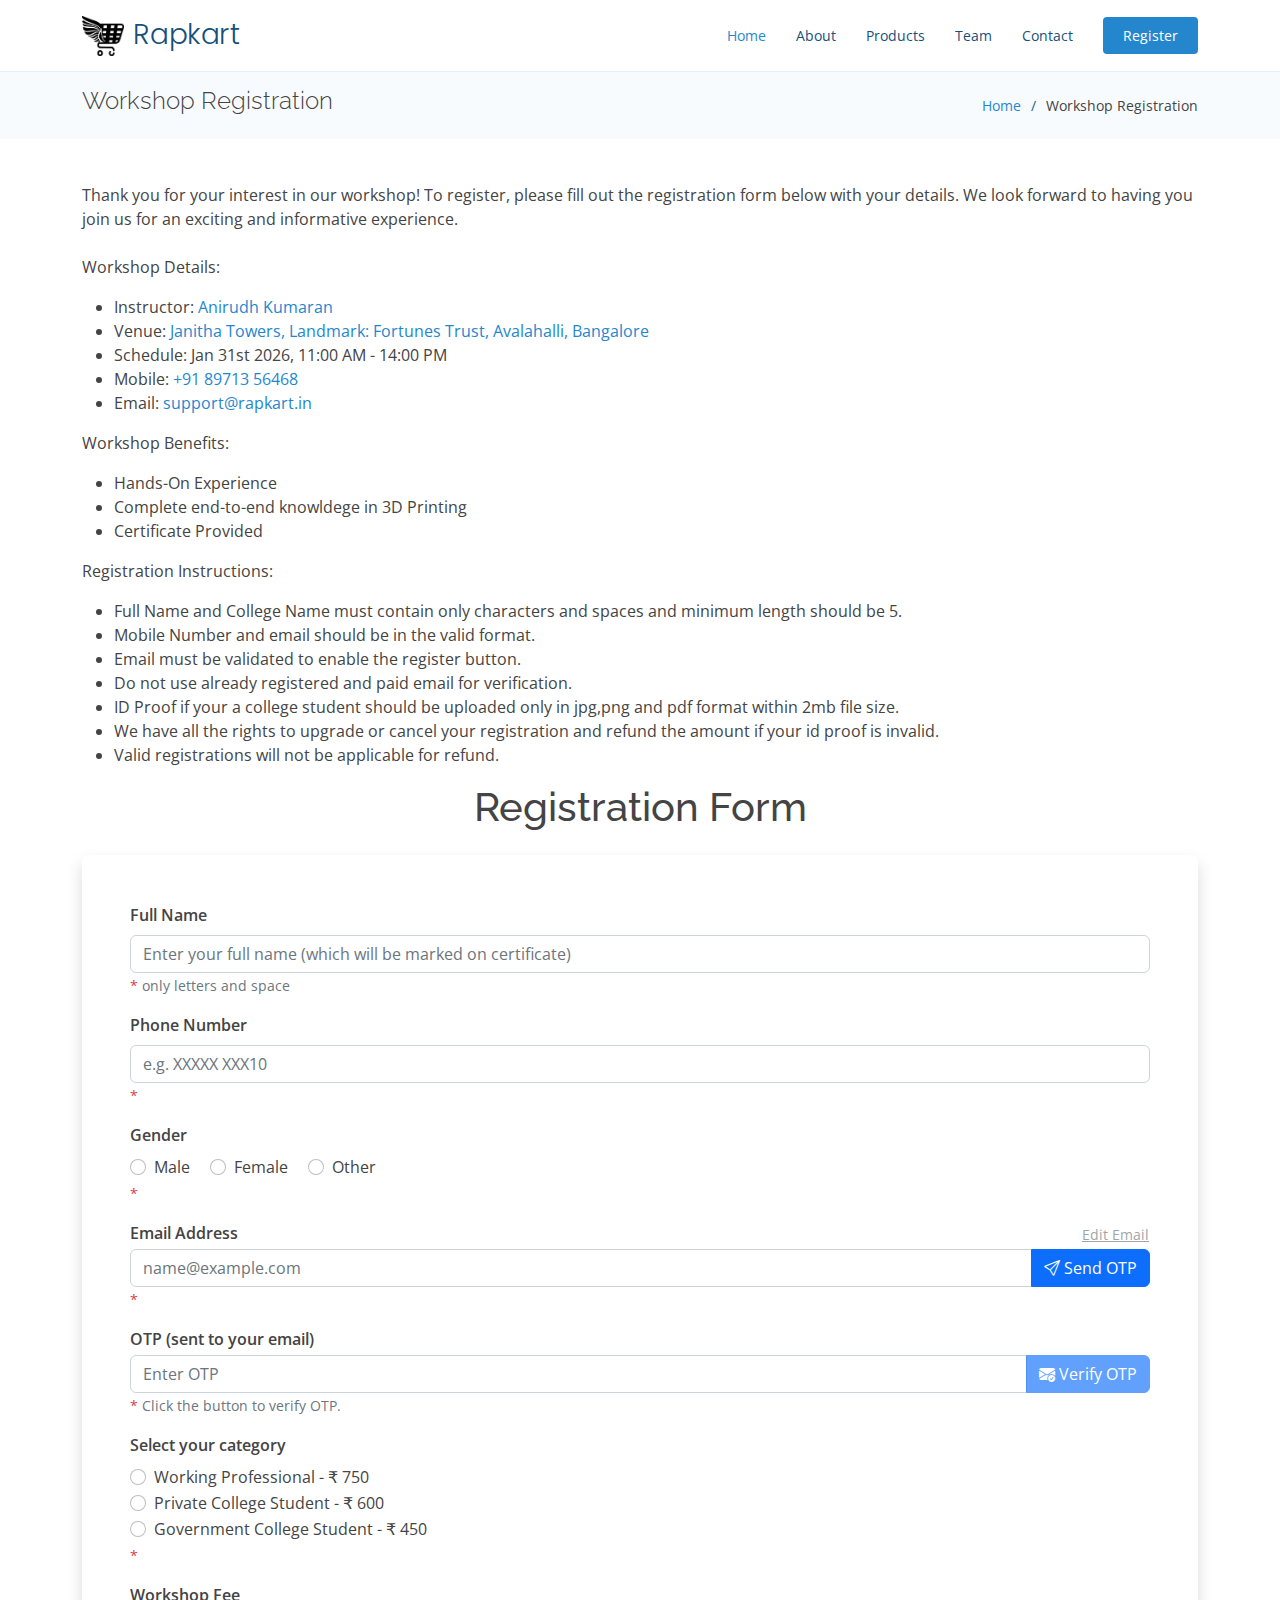
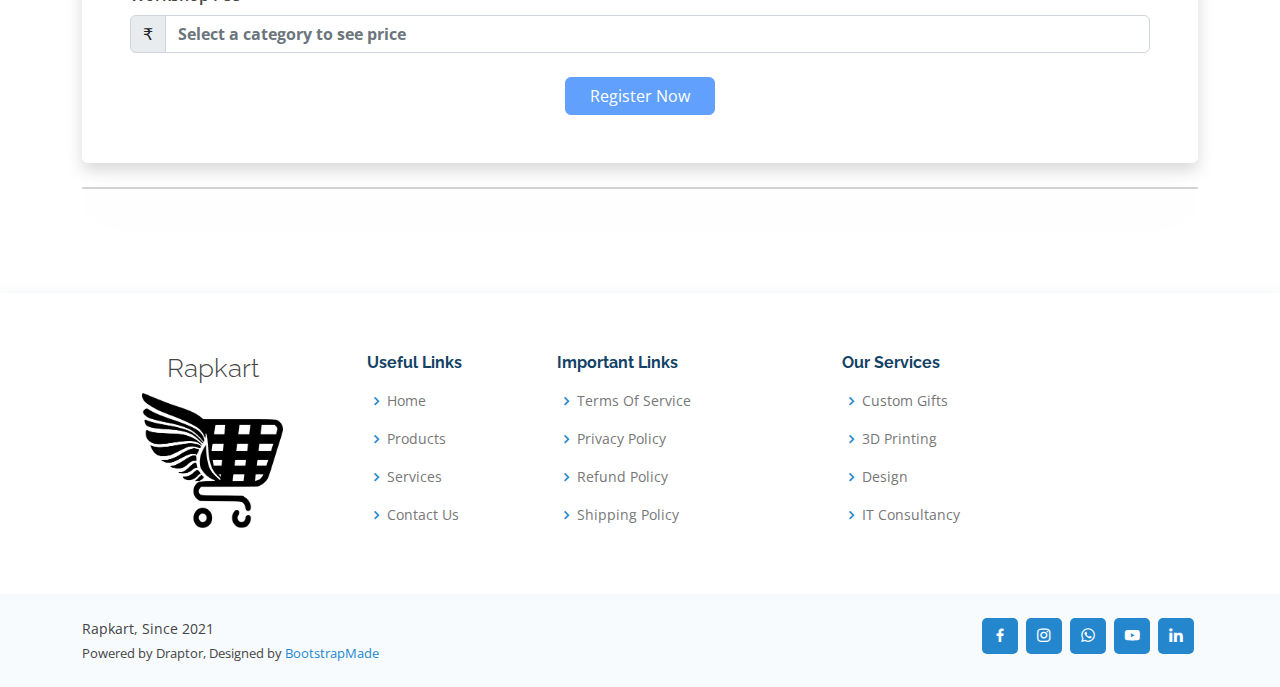
<file: workshop-registration.html>
<!DOCTYPE html>
<html lang="en"><head>
  <meta charset="utf-8">
  <meta content="width=device-width, initial-scale=1.0" name="viewport">

  <title>Rapkart | 3D Printing</title>

  <meta name="title" content="Rapkart — 3D Printing, 3D Modelling and Custom Gifts">
  <meta name="description" content="Rapkart provides rapid prototyping, custom gifts, 3D modelling services. Best Quality, Best Price, On-time PAN India delivery, variety of collections.">
  <meta name="keywords" content="3D Printing,3D Modelling,Custom Gifts,Lithophane Gifts, Bangalore, India, Pondicherry, Chennai, Coimbatore, Bombay">
  <meta name="robots" content="index, follow">
  <meta http-equiv="Content-Type" content="text/html; charset=utf-8">
  <meta name="language" content="English">
  <meta name="author" content="Anirudh Kumaran">
  <meta name="google-site-verification" content="xHrXCQTckmf-zlzf5mojKp1I8FIYHNroi8l1sF7oB20" />

  <meta http-equiv="Pragma" CONTENT="no-cache">
  <meta http-equiv="expires" CONTENT="-1">

  <!-- Open Graph / Facebook -->
  <meta property="og:type" content="website" />
  <meta property="og:url" content="https://rapkart.in/" />
  <meta property="og:title" content="Rapkart — 3D Printing Services and Custom Gifts" />
  <meta property="og:description" content="Rapkart provides rapid prototyping, custom gifts, 3D modelling services. Best Quality, Best Price, On-time PAN India delivery, variety of collections." />
  <meta property="og:image" content="https://rapkart.in/assets/img/logo_transparent.png" />

  <!-- Twitter -->
  <meta property="twitter:card" content="summary_large_image" />
  <meta property="twitter:url" content="https://rapkart.in/" />
  <meta property="twitter:title" content="Rapkart — 3D Printing Services and Custom Gifts" />
  <meta property="twitter:description" content="Rapkart provides rapid prototyping, custom gifts, 3D modelling services. Best Quality, Best Price, On-time PAN India delivery, variety of collections." />
  <meta property="twitter:image" content="https://rapkart.in/assets/img/logo_transparent.png" />

  <!-- Favicons -->
  <link href="assets/img/favicon.ico" rel="icon">
  <link href="assets/img/favicon.png" rel="icon">
  <link href="assets/img/apple-touch-icon.png" rel="apple-touch-icon">

  <link sizes="180x180" href="assets/img/apple-touch-icon-180x180.png" rel="apple-touch-icon">
  <link sizes="152x152" href="assets/img/apple-touch-icon-152x152.png" rel="apple-touch-icon">
  <link sizes="120x120" href="assets/img/apple-touch-icon-120x120.png" rel="apple-touch-icon">
  <link sizes="76x76" href="assets/img/apple-touch-icon-76x76.png" rel="apple-touch-icon">

  <!-- Google Fonts -->
  <link href="https://fonts.googleapis.com/css?family=Open+Sans:300,300i,400,400i,600,600i,700,700i|Raleway:300,300i,400,400i,500,500i,600,600i,700,700i|Poppins:300,300i,400,400i,500,500i,600,600i,700,700i" rel="stylesheet">

  <!-- Vendor CSS Files -->
  <link href="assets/vendor/aos/aos.css" rel="stylesheet">
  <link href="assets/vendor/bootstrap/css/bootstrap.min.css" rel="stylesheet">
  <link href="assets/vendor/bootstrap-icons/bootstrap-icons.css" rel="stylesheet">
  <link href="assets/vendor/boxicons/css/boxicons.min.css" rel="stylesheet">
  <link href="assets/vendor/glightbox/css/glightbox.min.css" rel="stylesheet">
  <link href="assets/vendor/remixicon/remixicon.css" rel="stylesheet">
  <link href="assets/vendor/swiper/swiper-bundle.min.css" rel="stylesheet">

  <!-- Template Main CSS File -->
  <link href="assets/css/style.css" rel="stylesheet">

</head>

<body data-aos-easing="ease-in-out" data-aos-duration="1000" data-aos-delay="0">

  <!-- ======= Header ======= -->
  <header id="header" class="fixed-top header-scrolled">
    <div class="container d-flex align-items-center justify-content-between">

      
      <h1 class="logo">
        <a href="index.html" class="logo"><img src="assets/img/logo_transparent.png" alt="" class="img-fluid"></a>
        <a href="index.html">Rapkart</a>
      </h1>
      <!-- Uncomment below if you prefer to use an image logo -->
      

      <nav id="navbar" class="navbar">
        <ul>
          <li><a class="nav-link scrollto active" href="./index.html#hero">Home</a></li>
          <li><a class="nav-link scrollto" href="./index.html#about">About</a></li>
          <!-- <li><a class="nav-link scrollto" href="#services">Services</a></li> -->
          <li><a class="nav-link scrollto o" href="./index.html#portfolio">Products</a></li>
          <li><a class="nav-link scrollto" href="./index.html#team">Team</a></li>
          <li><a class="nav-link scrollto" href="./index.html#contact">Contact</a></li>
          <li><a class="getstarted scrollto" href="./workshop-registration.html">Register</a></li>
        </ul>
        <i class="bi bi-list mobile-nav-toggle"></i>
      </nav><!-- .navbar -->

    </div>
  </header><!-- End Header -->

  <main id="main">

    <!-- ======= Breadcrumbs ======= -->
    <section class="breadcrumbs">
      <div class="container">

        <div class="d-flex justify-content-between align-items-center">
          <h2>Workshop Registration</h2>
          <ol>
            <li><a href="index.html">Home</a></li>
            <li>Workshop Registration</li>
          </ol>
        </div>

      </div>
    </section><!-- End Breadcrumbs -->
    <!-- ======= Inner Page Section ======= -->
<section class="inner-page" style="padding-top:20px">
  <div class="container">
    <div class="hero-banner d-flex align-items-center mb-4">
    </div>
    
    <p class="mb-4">
      Thank you for your interest in our workshop! To register,
      please fill out the registration form below with your details.
      We look forward to having you join us for an exciting and informative experience.
    </p>
    <p>
      Workshop Details:
      <ul>
        <li>Instructor: <a href="https://anirudhkumaran.com/" target="_blank">Anirudh Kumaran</a></li>
        <li>Venue: <a href="https://maps.app.goo.gl/wNirBrQj49shLhbg9" target="_blank">Janitha Towers, Landmark: Fortunes Trust, Avalahalli, Bangalore</a> </li>
        <li>Schedule: Jan 31st 2026, 11:00 AM - 14:00 PM</li>
        <li>Mobile: <a href="tel:+918971356468">+91 89713 56468</a></li>
        <li>Email: <a href="mailto:support@rapkart.in">support@rapkart.in</a></li>
      </ul>
    </p>
    <p>
      Workshop Benefits:
      <ul>
        <li>Hands-On Experience</li>
        <li>Complete end-to-end knowldege in 3D Printing</li>
        <li>Certificate Provided</li>
      </ul>
    </p>
    <p>
      Registration Instructions: 
      <ul>
        <li>Full Name and College Name must contain only characters and spaces and minimum length should be 5.</li>
        <li>Mobile Number and email should be in the valid format.</li>
        <li>Email must be validated to enable the register button.</li>
        <li>Do not use already registered and paid email for verification.</li>
        <li>ID Proof if your a college student should be uploaded only in jpg,png and pdf format within 2mb file size.</li>
        <li>We have all the rights to upgrade or cancel your registration and refund the amount if your id proof is invalid.</li>
        <li>Valid registrations will not be applicable for refund.</li>
      </ul>
    </p>

    <h1 class="mb-4 text-center">Registration Form</h1>

<form id="registrationForm" enctype="multipart/form-data" class="p-4 p-md-5 shadow rounded bg-white" novalidate>      <!-- Full Name -->
      <div class="mb-3">
        <label for="name" class="form-label fw-semibold">Full Name</label>
        <input type="text" id="name" name="name" class="form-control" placeholder="Enter your full name (which will be marked on certificate)" required>
        <span class="text-danger small" id="nameError">*</span>
        <small id="otpStatus" class="form-text text-muted">
          only letters and space
        </small>
        
      </div>

      <!-- Phone -->
      <div class="mb-3">
        <label for="phone" class="form-label fw-semibold">Phone Number</label>
        <input type="tel" pattern="\d{10}" id="phone" name="phone" class="form-control" placeholder="e.g. XXXXX XXX10" required>
        <span class="text-danger small" id="phoneError">*</span>
        
      </div>

      <!-- Gender -->
      <div class="mb-3">
        <label class="form-label fw-semibold d-block">Gender</label>
        <div class="form-check form-check-inline">
          <input type="radio" id="male" name="gender" value="male" class="form-check-input" required>
          <label for="male" class="form-check-label">Male</label>
        </div>
        <div class="form-check form-check-inline">
          <input type="radio" id="female" name="gender" value="female" class="form-check-input" required>
          <label for="female" class="form-check-label">Female</label>
        </div>
        <div class="form-check form-check-inline">
          <input type="radio" id="other" name="gender" value="other" class="form-check-input" required>
          <label for="other" class="form-check-label">Other</label>
        </div>
        <div>
              <span id="genderError" class="text-danger small">*</span>
        </div>
      </div>

      <div class="mb-3">
        <div class="d-flex justify-content-between align-items-center">
            <label for="email" class="form-label fw-semibold mb-1">Email Address</label>
          <button disabled type="button"
                  id="editMail"
                  class="btn btn-link btn-sm p-0">
            Edit Email
          </button>
        </div>
      
        <div class="input-group">
            <input type="email" id="email" name="email" class="form-control" placeholder="name@example.com" required>
      
          <!-- merged send/verify icon button -->
          <button class="btn btn-primary"
                  type="button"
                  id="sendOtpBtn">
            <!-- initial icon: send -->
            <i id="sendIcon" class="bi bi-send"></i> Send OTP
          </button>
      
        </div>
      
        <span class="text-danger small" id="emailError">*</span>
        <span class="text-success small" id="emailSuccess"></span>
      </div>

    <!-- OTP + merged button + resend -->
<div class="mb-3">
  <div class="d-flex justify-content-between align-items-center">
    <label for="otp" class="form-label fw-semibold mb-1">
      OTP (sent to your email)
    </label>
    <button type="button"
            id="resendOtp"
            class="btn btn-link btn-sm p-0 d-none">
      Resend OTP
    </button>
  </div>

  <div class="input-group">
    <input type="text"
           id="otp"
           name="otp"
           class="form-control"
           placeholder="Enter OTP"
           aria-label="Enter OTP"
           required>

    <!-- merged send/verify icon button -->
    <button disabled class="btn btn-primary"
            type="button"
            id="otpActionBtn">
      <!-- initial icon: send -->
      <i id="otpIcon" class="bi bi-envelope-check-fill"></i> Verify OTP
    </button>

  </div>
  <span class="text-danger small" id="otpError">*</span>
  <small id="otpStatus" class="form-text text-muted">
    Click the button to verify OTP.
  </small>

</div>



      <!-- Workshop category -->
      <div class="mb-3">
        <label class="form-label fw-semibold d-block">Select your category</label>

        

        <div class="form-check">
          <input type="radio" id="professional" name="workshop" 
                 value="WRK_PROF" class="form-check-input" required>
          <label for="professional" class="form-check-label">
            Working Professional - ₹ 750
          </label>
        </div>

        <div class="form-check">
          <input type="radio" id="privateCollegeStudents" name="workshop"
                 value="PVT_STDNT" class="form-check-input" required>
          <label for="privateCollegeStudents" class="form-check-label">
            Private College Student - ₹ 600
          </label>
        </div>

        <div class="form-check">
          <input type="radio" id="governmentCollegeStudents" name="workshop"
                 value="GVT_STDNT" class="form-check-input" required>
          <label for="governmentCollegeStudents" class="form-check-label">
            Government College Student - ₹ 450
          </label>
        </div>
          <span class="text-danger small" id="workshopError">*</span>

      </div>

      <!-- Price with input group -->
      <div class="mb-4">
        <label for="price" class="form-label fw-semibold">Workshop Fee</label>
        <div class="input-group">
          <span class="input-group-text">₹</span>
          <input type="text" id="price" name="price"
                 class="form-control fw-bold text-success"
                 placeholder="Select a category to see price"
                 readonly>
          <!-- <span class="input-group-text">INR</span> -->
        </div>
        <!-- <small class="text-muted">Fee changes automatically based on selected category.</small> -->
      </div>

      <!-- College details: only for students -->
      <div id="collegeDetails" class="border rounded p-3 mb-4 bg-light" style="display:none;">
        <h6 class="fw-semibold mb-3">College Details (for students)</h6>

        <div class="mb-3">
          <label for="collegeName" class="form-label">College Name</label>
          <input type="text" id="collegeName" name="collegeName"
                 class="form-control" placeholder="Enter your college name">
                 <span class="text-danger small" id="collegeNameError">*</span>
                 <small id="otpStatus" class="form-text text-muted">
                  only letters and space
                </small>
                   

        </div>

        <div class="mb-0">
          <label class="form-label d-block fw-semibold mb-2"> College ID Card</label>
          <label id="labelFileName" for="collegeIdFile" class="form-control  bi bi-upload" >Upload College ID Card</label>
          <input type="file" id="collegeIdFile" name="collegeIdFile"
                 class="form-control"
                 accept=".jpg,.jpeg,.png,.pdf"  hidden>
                   <span class="text-danger small" id="collegeFileError">*</span>
                   <span class="text-success small" id="collegeFileSuccess"></span>

          <small class="text-muted">Accepted formats: JPG, PNG, PDF.</small>
        </div>
      </div>

      <!-- Pay & Register button -->
      <div class="text-center">
        <button disabled id="registerButton" type="submit" class="btn btn-primary getstarted px-4">
          Register Now
        </button>
      </div>
    </form>
    <div class="shadow-lg card my-4 rounded"><div id="payment-gateway" class="row w-100 p-2 d-none">
      <h3>Checkout Section</h3>
      <div class="form-group mt-3">
        <label for="payuFirstName">First Name</label>
        <input type="text" class="form-control" name="displayFirstName" id="displayFirstName" disabled>
      </div>

      <div class="form-group mt-3">
        <label for="payuEmailId">Email ID</label>
        <input type="text" class="form-control" name="displayEmailId" id="displayEmailId" disabled>
      </div>

      <div class="form-group mt-3">
        <label for="payuFinalAmt">Total Pay</label>
        <input type="number" class="form-control" name="displayFinalAmt" id="displayFinalAmt" disabled>
      </div>

      <form action="https://secure.payu.in/_payment" method="POST">
        <!-- Replace with https://secure.payu.in/_payment for production -->

        <!-- Required Fields -->
        <input type="hidden" name="key" value="uAVzY4">
        <input id="payuTransId" type="hidden" name="txnid" value="TXN12345678">
        <input id="payuFinalAmount" type="hidden" name="amount" value="10.00">
        <input type="hidden" name="productinfo" value="Rapkart Workshop Ticket Booking">
        <input id="payuFirstName" type="hidden" name="firstname" value="Anirudh">
        <input id="payuEmailId" type="hidden" name="email" value="draptorteam@gmail.com">

        <!-- Your Salt and Generated Hash -->
        <input id="payuMadfestHash" type="hidden" name="hash" value="GENERATED_HASH">
        <input id="payuMobileNum" type="hidden" name="phone" value="8971356468"><br><br>

        <!-- Redirect URLs -->
        <!-- <input type="hidden" name="surl" value="http://localhost:8080/payu/success">
        <input type="hidden" name="furl" value="http://localhost:8080/payu/failure"> -->

          <input type="hidden" name="surl" value="https://api.rapkart.in/payu/success">
          <input type="hidden" name="furl" value="https://api.rapkart.in/payu/failure">

        <div class="d-flex justify-content-between mt-2">
          <button onclick="cancelPayment()" class="btn btn-secondary" type="button">Cancel</button>
          <button class="btn btn-primary" type="submit">Pay Now</button>
        </div>
        
      </form>
    </div></div>
  </div>
</section>

      </div>

    </section>

  </main><!-- End #main -->

  <!-- ======= Footer ======= -->
  <footer id="footer">

    <div class="footer-top">
      <div class="container">
        <div class="row">

          <div class="col-lg-3 col-md-6 footer-contact d-flex flex-column align-items-center">
            <h3 class="text-center">Rapkart</h3>
            <img src="assets/img/logo_transparent.png" class="img-fluid footer-logo" alt="Responsive image" />
          </div>

          <div class="col-lg-2 col-md-6 footer-links">
            <h4>Useful Links</h4>
            <ul>
              <li><i class="bx bx-chevron-right"></i> <a href="./index.html">Home</a></li>
              <li><i class="bx bx-chevron-right"></i> <a href="./index.html#about-video">Products</a></li>
              <li><i class="bx bx-chevron-right"></i> <a href="./index.html#portfolio">Services</a></li>
              <li><i class="bx bx-chevron-right"></i> <a href="./index.html#contact">Contact Us</a></li>
            </ul>
          </div>

          <div class="col-lg-3 col-md-6 footer-links">
            <h4>Important Links</h4>
            <ul>
              <li><i class="bx bx-chevron-right"></i> <a target="_blank" href="./terms-service.html">Terms Of Service</a></li>
              <li><i class="bx bx-chevron-right"></i> <a target="_blank" href="./privacy-policy.html">Privacy Policy</a></li>
              <li><i class="bx bx-chevron-right"></i> <a target="_blank" href="./refund-policy.html">Refund Policy</a></li>
              <li><i class="bx bx-chevron-right"></i> <a target="_blank" href="./shipping-policy.html">Shipping Policy</a></li>
            </ul>
          </div>

          <div class="col-lg-3 col-md-6 footer-links">
            <h4>Our Services</h4>
            <ul>
              <li><i class="bx bx-chevron-right"></i> <a href="javascript:void(0);">Custom Gifts</a></li>
              <li><i class="bx bx-chevron-right"></i> <a href="javascript:void(0);">3D Printing</a></li>
              <li><i class="bx bx-chevron-right"></i> <a href="javascript:void(0);">Design</a></li>
              <li><i class="bx bx-chevron-right"></i> <a href="javascript:void(0);">IT Consultancy</a></li>
            </ul>
          </div>

        </div>
      </div>
    </div>

    <div class="container d-md-flex py-4">

      <div class="me-md-auto text-center text-md-start">
        <div class="copyright">
          <!-- © Copyright <strong><span>Rapkart</span></strong>. All Rights Reserved -->
          Rapkart, Since 2021
        </div>
        <div class="credits">
          <!-- All the links in the footer should remain intact. -->
          <!-- You can delete the links only if you purchased the pro version. -->
          <!-- Licensing information: https://bootstrapmade.com/license/ -->
          <!-- Purchase the pro version with working PHP/AJAX contact form: https://bootstrapmade.com/onepage-multipurpose-bootstrap-template/ -->
          Powered by Draptor, Designed by <a href="https://bootstrapmade.com/">BootstrapMade</a>
        </div>
      </div>
      <div class="social-links text-center text-md-right pt-3 pt-md-0">
        <!-- <a href="#" class="twitter"><i class="bx bxl-twitter"></i></a> -->
        <a target="_blank" href="https://www.facebook.com/rapkart.in" class="facebook"><i class="bx bxl-facebook"></i></a>
        <a target="_blank" href="https://www.instagram.com/rapkart_3dprinting/" class="instagram"><i class="bx bxl-instagram"></i></a>
        <a target="_blank" href="https://wa.me/918971356468?text=WELCOME10" class="whatsapp"><i class="bx bxl-whatsapp"></i></a>
        <a target="_blank" href="https://www.youtube.com/@rapkart3dprinting" class="youtube"><i class="bx bxl-youtube" ></i></a>
        <a target="_blank" href="https://www.linkedin.com/in/rapkart-3dprinting/" class="linkedin"><i class="bx bxl-linkedin"></i></a>
        <!-- <a href="#" class="google-plus"><i class="bx bxl-skype"></i></a> -->
      </div>
    </div>
  </footer><!-- End Footer -->

  
  <a href="#" class="back-to-top d-flex align-items-center justify-content-center active"><i class="bi bi-arrow-up-short"></i></a>

  <!-- Vendor JS Files -->
  <script src="assets/vendor/purecounter/purecounter_vanilla.js"></script>
  <script src="assets/vendor/aos/aos.js"></script>
  <script src="assets/vendor/bootstrap/js/bootstrap.bundle.min.js"></script>
  <script src="assets/vendor/glightbox/js/glightbox.min.js"></script>
  <script src="assets/vendor/isotope-layout/isotope.pkgd.min.js"></script>
  <script src="assets/vendor/swiper/swiper-bundle.min.js"></script>
  <script src="assets/vendor/php-email-form/validate.js"></script>

  <!-- Template Main JS File -->
  <script src="assets/js/main.js"></script>
  <script src="assets/js/registration.js"></script>


</body></html>
</file>
<file: assets/css/style.css>
/**
* Template Name: OnePage
* Updated: Mar 10 2023 with Bootstrap v5.2.3
* Template URL: https://bootstrapmade.com/onepage-multipurpose-bootstrap-template/
* Author: BootstrapMade.com
* License: https://bootstrapmade.com/license/
*/

/*--------------------------------------------------------------
# General
--------------------------------------------------------------*/
body {
  font-family: "Open Sans", sans-serif;
  color: #444444;
}

a {
  color: #2487ce;
  text-decoration: none;
}

a:hover {
  color: #469fdf;
  text-decoration: none;
}

h1,
h2,
h3,
h4,
h5,
h6 {
  font-family: "Raleway", sans-serif;
}

/*--------------------------------------------------------------
# Back to top button
--------------------------------------------------------------*/
.back-to-top {
  position: fixed;
  visibility: hidden;
  opacity: 0;
  right: 15px;
  bottom: 15px;
  z-index: 996;
  background: #2487ce;
  width: 40px;
  height: 40px;
  border-radius: 4px;
  transition: all 0.4s;
}

.back-to-top i {
  font-size: 28px;
  color: #fff;
  line-height: 0;
}

.back-to-top:hover {
  background: #3e9bdd;
  color: #fff;
}

.back-to-top.active {
  visibility: visible;
  opacity: 1;
}

/*--------------------------------------------------------------
# Preloader
--------------------------------------------------------------*/
#preloader {
  position: fixed;
  top: 0;
  left: 0;
  right: 0;
  bottom: 0;
  z-index: 9999;
  overflow: hidden;
  background: #fff;
}

#preloader:before {
  content: "";
  position: fixed;
  top: calc(50% - 30px);
  left: calc(50% - 30px);
  border: 6px solid #2487ce;
  border-top-color: #fff;
  border-bottom-color: #fff;
  border-radius: 50%;
  width: 60px;
  height: 60px;
  animation: animate-preloader 1s linear infinite;
}

@keyframes animate-preloader {
  0% {
    transform: rotate(0deg);
  }

  100% {
    transform: rotate(360deg);
  }
}

/*--------------------------------------------------------------
# Disable aos animation delay on mobile devices
--------------------------------------------------------------*/
@media screen and (max-width: 768px) {
  [data-aos-delay] {
    transition-delay: 0 !important;
  }
}

/*--------------------------------------------------------------
# Header
--------------------------------------------------------------*/
#header {
  transition: all 0.5s;
  background: #fff;
  z-index: 997;
  padding: 15px 0;
  border-bottom: 1px solid #e6f2fb;
}

#header.header-scrolled {
  border-color: #fff;
  box-shadow: 0px 2px 15px rgba(18, 66, 101, 0.08);
}

#header .logo {
  font-size: 28px;
  margin: 0;
  padding: 0;
  line-height: 1;
  font-weight: 300;
  letter-spacing: 0.5px;
  font-family: "Poppins", sans-serif;
}

#header .logo a {
  color: #16507b;
}

#header .logo img {
  max-height: 40px;
}

@media (max-width: 992px) {
  #header .logo {
    font-size: 28px;
  }
}

/*--------------------------------------------------------------
# Navigation Menu
--------------------------------------------------------------*/
/**
* Desktop Navigation 
*/
.navbar {
  padding: 0;
}

.navbar ul {
  margin: 0;
  padding: 0;
  display: flex;
  list-style: none;
  align-items: center;
}

.navbar li {
  position: relative;
}

.navbar a,
.navbar a:focus {
  display: flex;
  align-items: center;
  justify-content: space-between;
  padding: 10px 0 10px 30px;
  font-size: 14px;
  color: #16507b;
  white-space: nowrap;
  transition: 0.3s;
}

.navbar a i,
.navbar a:focus i {
  font-size: 12px;
  line-height: 0;
  margin-left: 5px;
}

.navbar a:hover,
.navbar .active,
.navbar .active:focus,
.navbar li:hover>a {
  color: #2487ce;
}

.navbar .getstarted,
.navbar .getstarted:focus {
  background: #2487ce;
  padding: 8px 20px;
  margin-left: 30px;
  border-radius: 4px;
  color: #fff;
}

.navbar .getstarted:hover,
.navbar .getstarted:focus:hover {
  color: #fff;
  background: #3194db;
}

.navbar .dropdown ul {
  display: block;
  position: absolute;
  left: 14px;
  top: calc(100% + 30px);
  margin: 0;
  padding: 10px 0;
  z-index: 99;
  opacity: 0;
  visibility: hidden;
  background: #fff;
  box-shadow: 0px 0px 30px rgba(127, 137, 161, 0.25);
  transition: 0.3s;
  border-radius: 4px;
}

.navbar .dropdown ul li {
  min-width: 200px;
}

.navbar .dropdown ul a {
  padding: 10px 20px;
  text-transform: none;
}

.navbar .dropdown ul a i {
  font-size: 12px;
}

.navbar .dropdown ul a:hover,
.navbar .dropdown ul .active:hover,
.navbar .dropdown ul li:hover>a {
  color: #2487ce;
}

.navbar .dropdown:hover>ul {
  opacity: 1;
  top: 100%;
  visibility: visible;
}

.navbar .dropdown .dropdown ul {
  top: 0;
  left: calc(100% - 30px);
  visibility: hidden;
}

.navbar .dropdown .dropdown:hover>ul {
  opacity: 1;
  top: 0;
  left: 100%;
  visibility: visible;
}

@media (max-width: 1366px) {
  .navbar .dropdown .dropdown ul {
    left: -90%;
  }

  .navbar .dropdown .dropdown:hover>ul {
    left: -100%;
  }
}

/**
* Mobile Navigation 
*/
.mobile-nav-toggle {
  color: #124265;
  font-size: 28px;
  cursor: pointer;
  display: none;
  line-height: 0;
  transition: 0.5s;
}

.mobile-nav-toggle.bi-x {
  color: #fff;
}

@media (max-width: 991px) {
  .mobile-nav-toggle {
    display: block;
  }

  .navbar ul {
    display: none;
  }
}

.navbar-mobile {
  position: fixed;
  overflow: hidden;
  top: 0;
  right: 0;
  left: 0;
  bottom: 0;
  background: rgba(10, 38, 58, 0.9);
  transition: 0.3s;
  z-index: 999;
}

.navbar-mobile .mobile-nav-toggle {
  position: absolute;
  top: 15px;
  right: 15px;
}

.navbar-mobile ul {
  display: block;
  position: absolute;
  top: 55px;
  right: 15px;
  bottom: 15px;
  left: 15px;
  padding: 10px 0;
  background-color: #fff;
  overflow-y: auto;
  transition: 0.3s;
}

.navbar-mobile a,
.navbar-mobile a:focus {
  padding: 10px 20px;
  font-size: 15px;
  color: #124265;
}

.navbar-mobile a:hover,
.navbar-mobile .active,
.navbar-mobile li:hover>a {
  color: #2487ce;
}

.navbar-mobile .getstarted,
.navbar-mobile .getstarted:focus {
  margin: 15px;
}

.navbar-mobile .dropdown ul {
  position: static;
  display: none;
  margin: 10px 20px;
  padding: 10px 0;
  z-index: 99;
  opacity: 1;
  visibility: visible;
  background: #fff;
  box-shadow: 0px 0px 30px rgba(127, 137, 161, 0.25);
}

.navbar-mobile .dropdown ul li {
  min-width: 200px;
}

.navbar-mobile .dropdown ul a {
  padding: 10px 20px;
}

.navbar-mobile .dropdown ul a i {
  font-size: 12px;
}

.navbar-mobile .dropdown ul a:hover,
.navbar-mobile .dropdown ul .active:hover,
.navbar-mobile .dropdown ul li:hover>a {
  color: #2487ce;
}

.navbar-mobile .dropdown>.dropdown-active {
  display: block;
}

/*--------------------------------------------------------------
# Hero Section
--------------------------------------------------------------*/
#hero {
  width: 100%;
  height: 100vh;
  position: relative;
  background: url("../img/hero-bg.jpg") top center;
  background-size: cover;
  position: relative;
}

#hero:before {
  content: "";
  background: rgba(255, 255, 255, 0.8);
  position: absolute;
  bottom: 0;
  top: 0;
  left: 0;
  right: 0;
}

#hero .container {
  padding-top: 80px;
}

#hero h1 {
  margin: 0;
  font-size: 56px;
  font-weight: 700;
  line-height: 72px;
  color: #124265;
  font-family: "Poppins", sans-serif;
}

#hero h2 {
  color: #5e5e5e;
  margin: 10px 0 0 0;
  font-size: 22px;
}

#hero .btn-get-started {
  font-family: "Poppins", sans-serif;
  font-weight: 500;
  font-size: 14px;
  letter-spacing: 0.5px;
  display: inline-block;
  padding: 14px 50px;
  border-radius: 5px;
  transition: 0.5s;
  margin-top: 30px;
  color: #fff;
  background: #2487ce;
}

#hero .btn-get-started:hover {
  background: #3194db;
}

#hero .icon-boxes {
  margin-top: 100px;
}

#hero .icon-box {
  padding: 50px 30px;
  position: relative;
  overflow: hidden;
  background: #fff;
  box-shadow: 0 0 29px 0 rgba(18, 66, 101, 0.08);
  transition: all 0.3s ease-in-out;
  border-radius: 8px;
  z-index: 1;
}

#hero .icon-box .title {
  font-weight: 700;
  margin-bottom: 15px;
  font-size: 18px;
}

#hero .icon-box .title a {
  color: #124265;
  transition: 0.3s;
}

#hero .icon-box .description {
  font-size: 15px;
  line-height: 28px;
  margin-bottom: 0;
}

#hero .icon-box .icon {
  margin-bottom: 20px;
  padding-top: 10px;
  display: inline-block;
  transition: all 0.3s ease-in-out;
  font-size: 36px;
  line-height: 1;
  color: #2487ce;
}

#hero .icon-box:hover {
  transform: scale(1.08);
}

#hero .icon-box:hover .title a {
  color: #2487ce;
}

@media (min-width: 1024px) {
  #hero {
    background-attachment: fixed;
  }
}

@media (max-height: 800px) {
  #hero {
    height: auto;
  }
}

@media (max-width: 992px) {
  #hero {
    height: auto;
  }

  #hero h1 {
    font-size: 28px;
    line-height: 36px;
  }

  #hero h2 {
    font-size: 18px;
    line-height: 24px;
  }
}

/*--------------------------------------------------------------
# Sections General
--------------------------------------------------------------*/
section {
  padding: 80px 0;
  overflow: hidden;
}

.section-bg {
  background-color: #f8fbfe;
}

.section-title {
  text-align: center;
  padding-bottom: 30px;
}

.section-title h2 {
  font-size: 32px;
  font-weight: bold;
  text-transform: uppercase;
  margin-bottom: 20px;
  padding-bottom: 0;
  color: #124265;
}

.section-title p {
  margin-bottom: 0;
  font-size: 14px;
  color: #919191;
}

/*--------------------------------------------------------------
# About
--------------------------------------------------------------*/
.about .content h3 {
  font-weight: 600;
  font-size: 26px;
}

.about .content ul {
  list-style: none;
  padding: 0;
}

.about .content ul li {
  padding-left: 28px;
  position: relative;
}

.about .content ul li+li {
  margin-top: 10px;
}

.about .content ul i {
  position: absolute;
  left: 0;
  top: 2px;
  font-size: 20px;
  color: #2487ce;
  line-height: 1;
}

.about .content p:last-child {
  margin-bottom: 0;
}

.about .content .btn-learn-more {
  font-family: "Raleway", sans-serif;
  font-weight: 600;
  font-size: 14px;
  letter-spacing: 1px;
  display: inline-block;
  padding: 12px 32px;
  border-radius: 5px;
  transition: 0.3s;
  line-height: 1;
  color: #2487ce;
  animation-delay: 0.8s;
  margin-top: 6px;
  border: 2px solid #2487ce;
}

.about .content .btn-learn-more:hover {
  background: #2487ce;
  color: #fff;
  text-decoration: none;
}

/*--------------------------------------------------------------
# Counts
--------------------------------------------------------------*/
.counts {
  padding: 60px 0;
}

.counts .count-box {
  width: 100%;
  text-align: center;
}

.counts .count-box span {
  font-size: 48px;
  line-height: 48px;
  display: block;
  font-weight: 700;
  color: #124265;
  margin-left: 80px;
  margin: auto;
}

.counts .count-box p {
  padding: 8px 0 0 0;
  font-family: "Raleway", sans-serif;
  font-weight: 600;
  font-size: 14px;
  color: #1e6ca6;
}

/*--------------------------------------------------------------
# About Video
--------------------------------------------------------------*/
.about-video .content {
  font-size: 15px;
}

.about-video .content h3 {
  font-weight: 700;
  font-size: 24px;
  color: #124265;
}

.about-video .content ul {
  list-style: none;
  padding: 0;
}

.about-video .content ul li {
  padding-bottom: 10px;
  padding-left: 28px;
  position: relative;
}

.about-video .content ul i {
  font-size: 24px;
  color: #2487ce;
  position: absolute;
  left: 0;
  top: -2px;
}

.about-video .content p:last-child {
  margin-bottom: 0;
}

.about-video .play-btn {
  width: 94px;
  height: 94px;
  background: radial-gradient(#2487ce 50%, rgba(36, 135, 206, 0.4) 52%);
  border-radius: 50%;
  display: block;
  position: absolute;
  left: calc(50% - 47px);
  top: calc(50% - 47px);
  overflow: hidden;
}

.about-video .play-btn::after {
  content: "";
  position: absolute;
  left: 50%;
  top: 50%;
  transform: translateX(-40%) translateY(-50%);
  width: 0;
  height: 0;
  border-top: 10px solid transparent;
  border-bottom: 10px solid transparent;
  border-left: 15px solid #fff;
  z-index: 100;
  transition: all 400ms cubic-bezier(0.55, 0.055, 0.675, 0.19);
}

.about-video .play-btn::before {
  content: "";
  position: absolute;
  width: 120px;
  height: 120px;
  animation-delay: 0s;
  animation: pulsate-btn 2s;
  animation-direction: forwards;
  animation-iteration-count: infinite;
  animation-timing-function: steps;
  opacity: 1;
  border-radius: 50%;
  border: 5px solid rgba(36, 135, 206, 0.7);
  top: -15%;
  left: -15%;
  background: rgba(198, 16, 0, 0);
}

.about-video .play-btn:hover::after {
  border-left: 15px solid #2487ce;
  transform: scale(20);
}

.about-video .play-btn:hover::before {
  content: "";
  position: absolute;
  left: 50%;
  top: 50%;
  transform: translateX(-40%) translateY(-50%);
  width: 0;
  height: 0;
  border: none;
  border-top: 10px solid transparent;
  border-bottom: 10px solid transparent;
  border-left: 15px solid #fff;
  z-index: 200;
  animation: none;
  border-radius: 0;
}

@keyframes pulsate-btn {
  0% {
    transform: scale(0.6, 0.6);
    opacity: 1;
  }

  100% {
    transform: scale(1, 1);
    opacity: 0;
  }
}

/*--------------------------------------------------------------
# Clients
--------------------------------------------------------------*/
.clients {
  padding: 15px 0;
  text-align: center;
}

.clients img {
  max-width: 45%;
  transition: all 0.4s ease-in-out;
  display: inline-block;
  padding: 15px 0;
  filter: grayscale(100);
}

.clients img:hover {
  filter: none;
  transform: scale(1.15);
}

@media (max-width: 768px) {
  .clients img {
    max-width: 40%;
  }
}

/*--------------------------------------------------------------
# Testimonials
--------------------------------------------------------------*/
.testimonials .testimonials-carousel,
.testimonials .testimonials-slider {
  overflow: hidden;
}

.testimonials .testimonial-item {
  box-sizing: content-box;
  text-align: center;
  min-height: 320px;
}

.testimonials .testimonial-item .testimonial-img {
  width: 90px;
  border-radius: 50%;
  margin: 0 auto;
}

.testimonials .testimonial-item h3 {
  font-size: 18px;
  font-weight: bold;
  margin: 10px 0 5px 0;
  color: #111;
}

.testimonials .testimonial-item h4 {
  font-size: 14px;
  color: #999;
  margin: 0;
}

.testimonials .testimonial-item .quote-icon-left,
.testimonials .testimonial-item .quote-icon-right {
  color: #c9e3f5;
  font-size: 26px;
}

.testimonials .testimonial-item .quote-icon-left {
  display: inline-block;
  left: -5px;
  position: relative;
}

.testimonials .testimonial-item .quote-icon-right {
  display: inline-block;
  right: -5px;
  position: relative;
  top: 10px;
}

.testimonials .testimonial-item p {
  font-style: italic;
  margin: 0 15px 15px 15px;
  padding: 20px;
  background: #f3f9fd;
  position: relative;
  margin-bottom: 35px;
  border-radius: 6px;
}

.testimonials .testimonial-item p::after {
  content: "";
  width: 0;
  height: 0;
  border-top: 20px solid #f3f9fd;
  border-right: 20px solid transparent;
  border-left: 20px solid transparent;
  position: absolute;
  bottom: -20px;
  left: calc(50% - 20px);
}

.testimonials .swiper-pagination {
  margin-top: 20px;
  position: relative;
}

.testimonials .swiper-pagination .swiper-pagination-bullet {
  width: 12px;
  height: 12px;
  background-color: #fff;
  opacity: 1;
  border: 1px solid #2487ce;
}

.testimonials .swiper-pagination .swiper-pagination-bullet-active {
  background-color: #2487ce;
}

/*--------------------------------------------------------------
# Services
--------------------------------------------------------------*/
.services .icon-box {
  text-align: center;
  padding: 70px 20px 80px 20px;
  transition: all ease-in-out 0.3s;
  background: #fff;
  box-shadow: 0px 5px 90px 0px rgba(110, 123, 131, 0.05);
}

.services .icon-box .icon {
  margin: 0 auto;
  width: 100px;
  height: 100px;
  display: flex;
  align-items: center;
  justify-content: center;
  transition: ease-in-out 0.3s;
  position: relative;
}

.services .icon-box .icon i {
  font-size: 36px;
  transition: 0.5s;
  position: relative;
}

.services .icon-box .icon svg {
  position: absolute;
  top: 0;
  left: 0;
}

.services .icon-box .icon svg path {
  transition: 0.5s;
  fill: #f5f5f5;
}

.services .icon-box h4 {
  font-weight: 600;
  margin: 10px 0 15px 0;
  font-size: 22px;
}

.services .icon-box h4 a {
  color: #124265;
  transition: ease-in-out 0.3s;
}

.services .icon-box p {
  line-height: 24px;
  font-size: 14px;
  margin-bottom: 0;
}

.services .icon-box:hover {
  border-color: #fff;
  box-shadow: 0px 0 35px 0 rgba(0, 0, 0, 0.08);
}

.services .iconbox-blue i {
  color: #47aeff;
}

.services .iconbox-blue:hover .icon i {
  color: #fff;
}

.services .iconbox-blue:hover .icon path {
  fill: #47aeff;
}

.services .iconbox-orange i {
  color: #ffa76e;
}

.services .iconbox-orange:hover .icon i {
  color: #fff;
}

.services .iconbox-orange:hover .icon path {
  fill: #ffa76e;
}

.services .iconbox-pink i {
  color: #e80368;
}

.services .iconbox-pink:hover .icon i {
  color: #fff;
}

.services .iconbox-pink:hover .icon path {
  fill: #e80368;
}

.services .iconbox-yellow i {
  color: #ffbb2c;
}

.services .iconbox-yellow:hover .icon i {
  color: #fff;
}

.services .iconbox-yellow:hover .icon path {
  fill: #ffbb2c;
}

.services .iconbox-red i {
  color: #ff5828;
}

.services .iconbox-red:hover .icon i {
  color: #fff;
}

.services .iconbox-red:hover .icon path {
  fill: #ff5828;
}

.services .iconbox-teal i {
  color: #11dbcf;
}

.services .iconbox-teal:hover .icon i {
  color: #fff;
}

.services .iconbox-teal:hover .icon path {
  fill: #11dbcf;
}

/*--------------------------------------------------------------
# Cta
--------------------------------------------------------------*/
.cta {
  background: #2487ce;
  background-size: cover;
  padding: 60px 0;
}

.cta h3 {
  color: #fff;
  font-size: 28px;
  font-weight: 700;
}

.cta p {
  color: #fff;
}

.cta .cta-btn {
  font-family: "Raleway", sans-serif;
  font-weight: 600;
  font-size: 14px;
  letter-spacing: 1px;
  display: inline-block;
  padding: 10px 35px;
  border-radius: 5px;
  transition: 0.5s;
  margin-top: 10px;
  border: 2px solid #fff;
  color: #fff;
}

.cta .cta-btn:hover {
  background: #fff;
  color: #2487ce;
}

/*--------------------------------------------------------------
# Portfolio
--------------------------------------------------------------*/
.portfolio .portfolio-item {
  margin-bottom: 30px;
}

.portfolio #portfolio-flters {
  padding: 0;
  margin: 0 auto 35px auto;
  list-style: none;
  text-align: center;
  border-radius: 50px;
  padding: 2px 15px;
}

.portfolio #portfolio-flters li {
  cursor: pointer;
  display: inline-block;
  padding: 10px 15px 8px 15px;
  font-size: 14px;
  font-weight: 600;
  line-height: 1;
  text-transform: uppercase;
  color: #444444;
  margin-bottom: 5px;
  transition: all 0.3s ease-in-out;
}

.portfolio #portfolio-flters li:hover,
.portfolio #portfolio-flters li.filter-active {
  color: #2487ce;
}

.portfolio #portfolio-flters li:last-child {
  margin-right: 0;
}

.portfolio .portfolio-wrap {
  transition: 0.3s;
  position: relative;
  overflow: hidden;
  z-index: 1;
}

.portfolio .portfolio-wrap::before {
  content: "";
  background: rgba(36, 135, 206, 0.6);
  position: absolute;
  left: 30px;
  right: 30px;
  top: 30px;
  bottom: 30px;
  transition: all ease-in-out 0.3s;
  z-index: 2;
  opacity: 0;
}

.portfolio .portfolio-wrap .portfolio-info {
  opacity: 0;
  position: absolute;
  top: 0;
  left: 0;
  right: 0;
  bottom: 0;
  text-align: center;
  z-index: 3;
  transition: all ease-in-out 0.3s;
  display: flex;
  flex-direction: column;
  justify-content: center;
  align-items: center;
}

.portfolio .portfolio-wrap .portfolio-info::before {
  display: block;
  content: "";
  width: 48px;
  height: 48px;
  position: absolute;
  top: 35px;
  left: 35px;
  border-top: 3px solid #fff;
  border-left: 3px solid #fff;
  transition: all 0.5s ease 0s;
  z-index: 9994;
}

.portfolio .portfolio-wrap .portfolio-info::after {
  display: block;
  content: "";
  width: 48px;
  height: 48px;
  position: absolute;
  bottom: 35px;
  right: 35px;
  border-bottom: 3px solid #fff;
  border-right: 3px solid #fff;
  transition: all 0.5s ease 0s;
  z-index: 9994;
}

.portfolio .portfolio-wrap .portfolio-info h4 {
  font-size: 20px;
  color: #fff;
  font-weight: 600;
}

.portfolio .portfolio-wrap .portfolio-info p {
  color: #ffffff;
  font-size: 14px;
  text-transform: uppercase;
  padding: 0;
  margin: 0;
}

.portfolio .portfolio-wrap .portfolio-links {
  text-align: center;
  z-index: 4;
}

.portfolio .portfolio-wrap .portfolio-links a {
  color: rgba(255, 255, 255, 0.6);
  margin: 0 2px;
  font-size: 28px;
  display: inline-block;
  transition: 0.3s;
}

.portfolio .portfolio-wrap .portfolio-links a:hover {
  color: #fff;
}

.portfolio .portfolio-wrap:hover::before {
  top: 0;
  left: 0;
  right: 0;
  bottom: 0;
  opacity: 1;
}

.portfolio .portfolio-wrap:hover .portfolio-info {
  opacity: 1;
}

.portfolio .portfolio-wrap:hover .portfolio-info::before {
  top: 15px;
  left: 15px;
}

.portfolio .portfolio-wrap:hover .portfolio-info::after {
  bottom: 15px;
  right: 15px;
}

/*--------------------------------------------------------------
# Portfolio Details
--------------------------------------------------------------*/
.portfolio-details {
  padding-top: 40px;
}

.portfolio-details .portfolio-details-slider img {
  width: 100%;
}

.portfolio-details .portfolio-details-slider .swiper-pagination {
  margin-top: 20px;
  position: relative;
}

.portfolio-details .portfolio-details-slider .swiper-pagination .swiper-pagination-bullet {
  width: 12px;
  height: 12px;
  background-color: #fff;
  opacity: 1;
  border: 1px solid #2487ce;
}

.portfolio-details .portfolio-details-slider .swiper-pagination .swiper-pagination-bullet-active {
  background-color: #2487ce;
}

.portfolio-details .portfolio-info {
  padding: 30px;
  box-shadow: 0px 0 30px rgba(18, 66, 101, 0.08);
}

.portfolio-details .portfolio-info h3 {
  font-size: 22px;
  font-weight: 700;
  margin-bottom: 20px;
  padding-bottom: 20px;
  border-bottom: 1px solid #eee;
}

.portfolio-details .portfolio-info ul {
  list-style: none;
  padding: 0;
  font-size: 15px;
}

.portfolio-details .portfolio-info ul li+li {
  margin-top: 10px;
}

.portfolio-details .portfolio-description {
  padding-top: 30px;
}

.portfolio-details .portfolio-description h2 {
  font-size: 26px;
  font-weight: 700;
  margin-bottom: 20px;
}

.portfolio-details .portfolio-description p {
  padding: 0;
}

/*--------------------------------------------------------------
# Team
--------------------------------------------------------------*/
.team .member {
  margin-bottom: 20px;
  overflow: hidden;
  text-align: center;
  border-radius: 4px;
  background: #fff;
  box-shadow: 0px 2px 15px rgba(18, 66, 101, 0.08);
}

.team .member .member-img {
  position: relative;
  overflow: hidden;
}

.team .member .social {
  position: absolute;
  left: 0;
  bottom: 0;
  right: 0;
  height: 40px;
  opacity: 0;
  transition: ease-in-out 0.3s;
  text-align: center;
  background: rgba(255, 255, 255, 0.85);
  display: inline-flex;
  align-items: center;
  justify-content: center;
}

.team .member .social a {
  transition: color 0.3s;
  color: #124265;
  margin: 0 10px;
  display: inline-block;
}

.team .member .social a:hover {
  color: #2487ce;
}

.team .member .social i {
  font-size: 18px;
  margin: 0 2px;
  line-height: 0;
}

.team .member .member-info {
  padding: 25px 15px;
}

.team .member .member-info h4 {
  font-weight: 700;
  margin-bottom: 5px;
  font-size: 18px;
  color: #124265;
}

.team .member .member-info span {
  display: block;
  font-size: 13px;
  font-weight: 400;
  color: #aaaaaa;
}

.team .member .member-info p {
  font-style: italic;
  font-size: 14px;
  line-height: 26px;
  color: #777777;
}

.team .member:hover .social {
  opacity: 1;
}

/*--------------------------------------------------------------
# Pricing
--------------------------------------------------------------*/
.pricing .box {
  padding: 40px 20px;
  text-align: center;
  border-radius: 8px;
  position: relative;
  overflow: hidden;
  background: #fefefe;
  box-shadow: 0px 5px 90px 0px rgba(110, 123, 131, 0.1);
}

.pricing .box h3 {
  font-weight: 400;
  padding: 15px;
  font-size: 18px;
  text-transform: uppercase;
  font-weight: 600;
  color: #124265;
}

.pricing .box h4 {
  font-size: 42px;
  color: #2487ce;
  font-weight: 500;
  font-family: "Open Sans", sans-serif;
  margin-bottom: 20px;
}

.pricing .box h4 sup {
  font-size: 20px;
  top: -15px;
  left: -3px;
}

.pricing .box h4 span {
  color: #bababa;
  font-size: 16px;
  font-weight: 300;
}

.pricing .box ul {
  padding: 0;
  list-style: none;
  color: #124265;
  text-align: center;
  line-height: 20px;
  font-size: 14px;
}

.pricing .box ul li {
  padding-bottom: 16px;
}

.pricing .box ul .na {
  color: #ccc;
  text-decoration: line-through;
}

.pricing .box .btn-wrap {
  padding: 15px;
  text-align: center;
}

.pricing .box .btn-buy {
  display: inline-block;
  padding: 10px 40px;
  border-radius: 4px;
  color: #2487ce;
  transition: none;
  font-size: 14px;
  font-weight: 400;
  font-family: "Raleway", sans-serif;
  font-weight: 600;
  transition: 0.3s;
  border: 2px solid #2487ce;
}

.pricing .box .btn-buy:hover {
  background: #2487ce;
  color: #fff;
}

.pricing .featured {
  background: #2487ce;
}

.pricing .featured h3,
.pricing .featured h4,
.pricing .featured h4 span,
.pricing .featured ul,
.pricing .featured ul .na {
  color: #fff;
}

.pricing .featured .btn-wrap {
  padding: 15px;
  text-align: center;
}

.pricing .featured .btn-buy {
  color: #fff;
  border: 2px solid #fff;
}

.pricing .featured .btn-buy:hover {
  background: #fff;
  color: #2487ce;
}

/*--------------------------------------------------------------
# Frequently Asked Questions
--------------------------------------------------------------*/
.faq .faq-list {
  padding: 0 100px;
}

.faq .faq-list ul {
  padding: 0;
  list-style: none;
}

.faq .faq-list li+li {
  margin-top: 15px;
}

.faq .faq-list li {
  padding: 20px;
  background: #fff;
  border-radius: 4px;
  position: relative;
}

.faq .faq-list a {
  display: block;
  position: relative;
  font-family: "Poppins", sans-serif;
  font-size: 16px;
  line-height: 24px;
  font-weight: 500;
  padding: 0 30px;
  outline: none;
  cursor: pointer;
}

.faq .faq-list .icon-help {
  font-size: 24px;
  position: absolute;
  right: 0;
  left: 20px;
  color: #87c1ea;
}

.faq .faq-list .icon-show,
.faq .faq-list .icon-close {
  font-size: 24px;
  position: absolute;
  right: 0;
  top: 0;
}

.faq .faq-list p {
  margin-bottom: 0;
  padding: 10px 0 0 0;
}

.faq .faq-list .icon-show {
  display: none;
}

.faq .faq-list a.collapsed {
  color: #343a40;
}

.faq .faq-list a.collapsed:hover {
  color: #2487ce;
}

.faq .faq-list a.collapsed .icon-show {
  display: inline-block;
}

.faq .faq-list a.collapsed .icon-close {
  display: none;
}

@media (max-width: 1200px) {
  .faq .faq-list {
    padding: 0;
  }
}

/*--------------------------------------------------------------
# Contact
--------------------------------------------------------------*/
.contact .info {
  width: 100%;
  background: #fff;
}

.contact .info i {
  font-size: 20px;
  color: #2487ce;
  float: left;
  width: 44px;
  height: 44px;
  background: #e3f0fa;
  display: flex;
  justify-content: center;
  align-items: center;
  border-radius: 5px;
  transition: all 0.3s ease-in-out;
}

.contact .info h4 {
  padding: 0 0 0 60px;
  font-size: 22px;
  font-weight: 600;
  margin-bottom: 5px;
  color: #124265;
}

.contact .info p {
  padding: 0 0 0 60px;
  margin-bottom: 0;
  font-size: 14px;
  color: #217bbc;
}

.contact .info .email,
.contact .info .phone {
  margin-top: 40px;
}

.contact .info .email:hover i,
.contact .info .address:hover i,
.contact .info .phone:hover i {
  background: #2487ce;
  color: #fff;
}

.contact .php-email-form {
  width: 100%;
  background: #fff;
}

.contact .php-email-form .form-group {
  padding-bottom: 8px;
}

.contact .php-email-form .error-message {
  display: none;
  color: #fff;
  background: #ed3c0d;
  text-align: left;
  padding: 15px;
  font-weight: 600;
}

.contact .php-email-form .error-message br+br {
  margin-top: 25px;
}

.contact .php-email-form .sent-message {
  display: none;
  color: #fff;
  background: #18d26e;
  text-align: center;
  padding: 15px;
  font-weight: 600;
}

.contact .php-email-form .loading {
  display: none;
  background: #fff;
  text-align: center;
  padding: 15px;
}

.contact .php-email-form .loading:before {
  content: "";
  display: inline-block;
  border-radius: 50%;
  width: 24px;
  height: 24px;
  margin: 0 10px -6px 0;
  border: 3px solid #18d26e;
  border-top-color: #eee;
  animation: animate-loading 1s linear infinite;
}

.contact .php-email-form input,
.contact .php-email-form textarea {
  border-radius: 0;
  box-shadow: none;
  font-size: 14px;
  border-radius: 4px;
}

.contact .php-email-form input:focus,
.contact .php-email-form textarea:focus {
  border-color: #2487ce;
}

.contact .php-email-form input {
  height: 44px;
}

.contact .php-email-form textarea {
  padding: 10px 12px;
}

.contact .php-email-form button[type=submit] {
  background: #2487ce;
  border: 0;
  padding: 10px 30px;
  color: #fff;
  transition: 0.4s;
  border-radius: 4px;
}

.contact .php-email-form button[type=submit]:hover {
  background: #3194db;
}

@keyframes animate-loading {
  0% {
    transform: rotate(0deg);
  }

  100% {
    transform: rotate(360deg);
  }
}

/*--------------------------------------------------------------
# Breadcrumbs
--------------------------------------------------------------*/
.breadcrumbs {
  padding: 15px 0;
  background: #f8fbfe;
  min-height: 40px;
  margin-top: 72px;
}

@media (max-width: 992px) {
  .breadcrumbs {
    margin-top: 58px;
  }
}

.breadcrumbs h2 {
  font-size: 24px;
  font-weight: 300;
}

.breadcrumbs ol {
  display: flex;
  flex-wrap: wrap;
  list-style: none;
  padding: 0;
  margin: 0;
  font-size: 14px;
}

.breadcrumbs ol li+li {
  padding-left: 10px;
}

.breadcrumbs ol li+li::before {
  display: inline-block;
  padding-right: 10px;
  color: #1a5e90;
  content: "/";
}

@media (max-width: 768px) {
  .breadcrumbs .d-flex {
    display: block !important;
  }

  .breadcrumbs ol {
    display: block;
  }

  .breadcrumbs ol li {
    display: inline-block;
  }
}

/*--------------------------------------------------------------
# Footer
--------------------------------------------------------------*/
#footer {
  color: #444444;
  font-size: 14px;
  background: #f8fbfe;
  box-shadow: 0px 2px 15px rgba(18, 66, 101, 0.08);
}

#footer .footer-top {
  padding: 60px 0 30px 0;
  background: #fff;
}

#footer .footer-top .footer-contact {
  margin-bottom: 30px;
}

#footer .footer-top .footer-contact h3 {
  font-size: 26px;
  margin: 0 0 10px 0;
  padding: 2px 0 2px 0;
  line-height: 1;
  font-weight: 300;
}

#footer .footer-top .footer-contact p {
  font-size: 14px;
  line-height: 24px;
  margin-bottom: 0;
  font-family: "Raleway", sans-serif;
  color: #777777;
}

#footer .footer-top h4 {
  font-size: 16px;
  font-weight: bold;
  color: #124265;
  position: relative;
  padding-bottom: 12px;
}

#footer .footer-top .footer-links {
  margin-bottom: 30px;
}

#footer .footer-top .footer-links ul {
  list-style: none;
  padding: 0;
  margin: 0;
}

#footer .footer-top .footer-links ul i {
  padding-right: 2px;
  color: #2487ce;
  font-size: 18px;
  line-height: 1;
}

#footer .footer-top .footer-links ul li {
  padding: 10px 0;
  display: flex;
  align-items: center;
}

#footer .footer-top .footer-links ul li:first-child {
  padding-top: 0;
}

#footer .footer-top .footer-links ul a {
  color: #777777;
  transition: 0.3s;
  display: inline-block;
  line-height: 1;
}

#footer .footer-top .footer-links ul a:hover {
  text-decoration: none;
  color: #2487ce;
}

#footer .footer-newsletter {
  font-size: 15px;
}

#footer .footer-newsletter h4 {
  font-size: 16px;
  font-weight: bold;
  color: #444444;
  position: relative;
  padding-bottom: 12px;
}

#footer .footer-newsletter form {
  margin-top: 30px;
  background: #fff;
  padding: 6px 10px;
  position: relative;
  border-radius: 5px;
  text-align: left;
  border: 1px solid #cde5f6;
}

#footer .footer-newsletter form input[type=email] {
  border: 0;
  padding: 4px 8px;
  width: calc(100% - 100px);
}

#footer .footer-newsletter form input[type=submit] {
  position: absolute;
  top: -1px;
  right: -2px;
  bottom: -1px;
  border: 0;
  background: none;
  font-size: 16px;
  padding: 0 20px 2px 20px;
  background: #2487ce;
  color: #fff;
  transition: 0.3s;
  border-radius: 0 5px 5px 0;
  box-shadow: 0px 2px 15px rgba(0, 0, 0, 0.1);
}

#footer .footer-newsletter form input[type=submit]:hover {
  background: #3194db;
}

#footer .credits {
  padding-top: 5px;
  font-size: 13px;
  color: #444444;
}

#footer .social-links a {
  font-size: 18px;
  display: inline-block;
  background: #2487ce;
  color: #fff;
  line-height: 1;
  padding: 8px 0;
  margin-right: 4px;
  border-radius: 5px;
  text-align: center;
  width: 36px;
  height: 36px;
  transition: 0.3s;
}

#footer .social-links a:hover {
  background: #3194db;
  color: #fff;
  text-decoration: none;
}

.hr-with-text {
    display: flex;
    align-items: center;
    text-align: center;
}
.hr-with-text::before, .hr-with-text::after {
    content: '';
    flex: 1;
    border-bottom: 1px solid #ddd;
}
.hr-with-text::before {
    margin-right: 10px;
}
.hr-with-text::after {
    margin-left: 10px;
}

.footer-logo{
  max-height: 135px;
}
</file>
